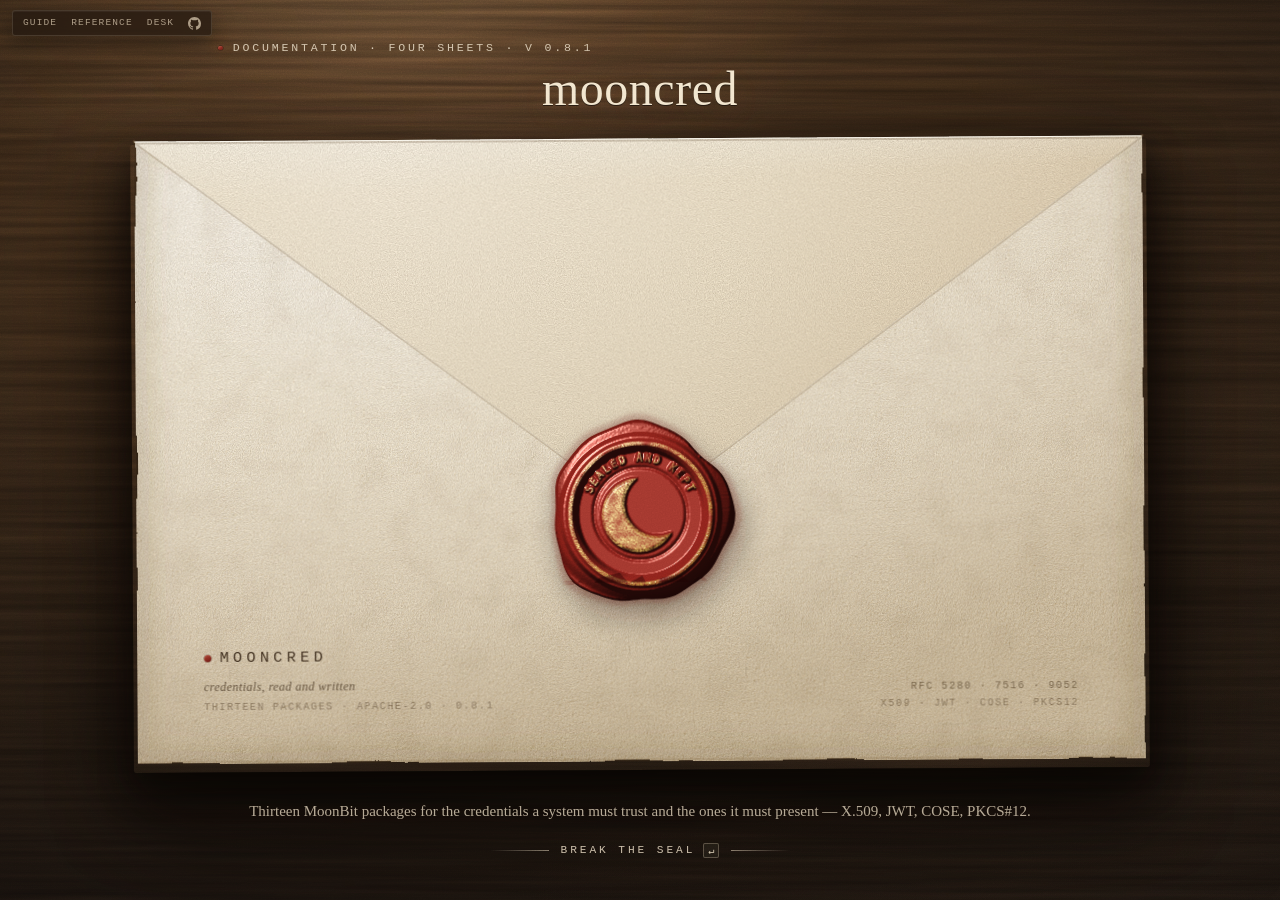
<file: docs/index.html>
<!DOCTYPE html>
<html lang="en">
<head>
<meta charset="utf-8">
<meta name="viewport" content="width=device-width, initial-scale=1, viewport-fit=cover">
<title>mooncred — credentials, read and written</title>
<meta name="description" content="Thirteen packages for the credentials a system must trust and the ones it must present. Apache-2.0.">
<meta name="theme-color" content="#171110">
<meta property="og:type" content="website">
<meta property="og:title" content="mooncred — credentials, read and written">
<meta property="og:description" content="Thirteen packages for the credentials a system must trust and the ones it must present. Apache-2.0.">
<meta property="og:url" content="https://moonbitstack.github.io/mooncred/">
<link rel="icon" href="data:image/svg+xml,%3Csvg xmlns='http://www.w3.org/2000/svg' viewBox='0 0 32 32'%3E%3Ccircle cx='16' cy='16' r='14.2' fill='%238E2C21'/%3E%3Ccircle cx='16' cy='16' r='14.2' fill='none' stroke='%23541610' stroke-width='1.6' opacity='.7'/%3E%3Cpath d='M22 9.4A8.4 8.4 0 1 0 22 22.6 6.9 6.9 0 0 1 22 9.4Z' fill='%23F1E2C6'/%3E%3C/svg%3E">
<style>
/* ------------------------------------------------------------------ tokens */
:root {
  --desk-0: #171110;
  --desk-1: #0c0908;
  --paper: #EADDC3;
  --paper-hi: #F8F0DE;
  --ink: #211910;
  --ink-soft: #57462F;
  --ink-faint: #8B7658;
  --rule: rgba(58, 42, 26, 0.20);
  --wax: #8C2A21;
  --serif: ui-serif, "Iowan Old Style", "Palatino Linotype", Palatino, "Book Antiqua", Georgia, "Times New Roman", serif;
  --mono: ui-monospace, "SF Mono", SFMono-Regular, Menlo, Consolas, "Liberation Mono", monospace;
  --ease-out: cubic-bezier(.16, .84, .24, 1);
}

*, *::before, *::after { box-sizing: border-box; }

html, body {
  height: 100%;
  margin: 0;
  overflow: hidden;              /* no scrollbars, anywhere, ever */
  background: var(--desk-1);
  color: var(--paper);
  font-family: var(--serif);
  -webkit-font-smoothing: antialiased;
  text-rendering: optimizeLegibility;
  overscroll-behavior: none;
}

button { font: inherit; color: inherit; background: none; border: 0; padding: 0; cursor: pointer; }

.defs { position: absolute; width: 0; height: 0; overflow: hidden; }

/* ------------------------------------------------------------------- stage */
/* Registered so that the envelope can change size and place in one transition
   that everything measured against it follows. */
@property --env-w { syntax: "<length>"; inherits: true; initial-value: 0px; }
@property --env-y { syntax: "<length>"; inherits: true; initial-value: 0px; }

#stage {
  /* A hundred and twelve viewport heights of width is sixty-nine of height:
     that leaves the nameplate above and the cue below a share of the window
     that shrinks and grows with it, so neither crowds the window's edge. */
  --env-w0: min(90vw, 1200px, 112vh);
  /* Opened, the envelope drops and gives up a quarter of its size: the letter
     unfolds taller than the envelope and its open flap together, as a letter
     folded in three does, and still stands in the pocket. */
  --env-w1: min(84vh, 90vw, 1200px);
  --env-h1: calc(var(--env-w1) / 1.618);
  --env-y1: calc(40vh - var(--env-h1) / 2);
  --env-w: var(--env-w0);
  --env-y: 0px;
  --env-h: calc(var(--env-w) / 1.618);
  /* The letter is a piece of paper, so its writing is measured against the
     paper and not against the window: when the envelope gives up size, the
     type gives up the same proportion instead of overflowing the sheet. On a
     phone the sheet is the window, so it is measured against that instead. */
  --doc-h: calc(var(--env-w0) / 1.618 * .95);
  position: fixed;
  inset: 0;
  overflow: hidden;
  perspective: 1700px;
  /* the vanishing point is pinned to the envelope, not the window: it sits a
     quarter of the envelope's height below the flap's hinge, wherever that is */
  perspective-origin: 50% calc(50% + var(--env-y) - var(--env-h) / 2 + var(--env-h) * .263);
  isolation: isolate;
  transition: --env-w 1.15s .86s var(--ease-out), --env-y 1.15s .86s var(--ease-out);
}
@media (width > 820px) {
  .opening #stage { --env-w: var(--env-w1); --env-y: var(--env-y1); }
  /* the page edges sit in the right corner of the foot; the tally stops above them */
  .tally { margin-bottom: 34px; }
}

/* the desk: an old walnut board, lit from the upper left, going dark at the
   corners. It has to be a surface, not a black void — the envelope is only
   convincing if it is lying on something. */
#desk {
  position: absolute;
  inset: -8%;
  background:
    radial-gradient(108% 88% at 39% 22%, #4C3522 0%, #3D2A19 28%, #2F2115 52%, #241A12 74%, #1B1410 90%, #14100D 100%);
}
#desk .lamplight {
  position: absolute;
  inset: 0;
  background:
    radial-gradient(44% 38% at 33% 2%, rgba(255, 206, 146, .22) 0%, rgba(255, 186, 120, .075) 42%, transparent 74%),
    radial-gradient(66% 58% at 84% 96%, rgba(132, 96, 58, .10) 0%, transparent 64%);
}
#desk .vignette {
  position: absolute;
  inset: 0;
  background: radial-gradient(126% 104% at 47% 38%, transparent 30%, rgba(0, 0, 0, .22) 72%, rgba(0, 0, 0, .52) 100%);
}
.tex-layer { position: absolute; inset: 0; pointer-events: none; }
/* light and shadow, not colour: on a dark board a multiply layer is invisible */
.tex-layer.wood  { filter: url(#f-wood);   mix-blend-mode: overlay; opacity: .55; }
.tex-layer.cloud { filter: url(#f-cloud);  mix-blend-mode: soft-light; opacity: .16; }
.tex-layer.fibre { filter: url(#f-relief); mix-blend-mode: soft-light; opacity: .14; }

#envshadow {
  position: absolute;
  left: 50%;
  top: calc(50.7% + var(--env-y));
  width: var(--env-w);
  aspect-ratio: 1.618 / 1;
  transform: translate(-50%, -50%) rotate(-.35deg) scale(1.008);
  border-radius: 2px;
  transition: opacity 1s .45s ease;
  box-shadow:
    0 14px 30px 1px rgba(5, 3, 1, .50),
    0 30px 70px 6px rgba(5, 3, 1, .62),
    0 48px 130px 20px rgba(5, 3, 1, .46);
}

.opening #envelope { cursor: default; }

/* ---------------------------------------------------------------- envelope */
#envelope {
  position: absolute;
  left: 50%;
  top: calc(50% + var(--env-y));
  width: var(--env-w);
  aspect-ratio: 1.618 / 1;
  transform: translate(-50%, -50%) rotate(-.35deg);
  transform-style: preserve-3d;
  transition: transform 1.6s var(--ease-out), filter 1.6s ease;
  will-change: transform;
  cursor: pointer;
}
#envelope .envart {
  position: absolute;
  inset: 0;
  width: 100%;
  height: 100%;
  overflow: visible;
  transition: opacity .7s .3s ease;
}

/* --------------------------------------------------------- what is printed */
/* The envelope is not blank: it carries what it is and what it speaks, set
   small in the two lower corners the way an envelope carries its address. It
   is the only prose on the first screen, so it stays quiet — ink, not a title
   block — and it leaves with the envelope. */
.imprint {
  position: absolute;
  left: 6.6%;
  right: 6.6%;
  bottom: 7.6%;
  z-index: 1;
  display: flex;
  align-items: flex-end;
  justify-content: space-between;
  gap: 5%;
  font-family: var(--mono);
  font-size: clamp(6.5px, calc(var(--env-w) * .0101), 12px);
  line-height: 1.72;
  letter-spacing: .15em;
  text-transform: uppercase;
  color: rgba(66, 47, 28, .62);
  transition: opacity .6s .18s ease;
  pointer-events: none;
}
/* The pocket — the front of the envelope the letter stands in — is drawn over
   the bottom fifth of the envelope the moment the flap starts to lift, and the
   printed matter is in exactly that place. So the print goes first, quickly,
   and the fold arrives over clean paper. */
.opening .imprint, .open .imprint { opacity: 0; transition: opacity .42s ease; }
.imp-name {
  display: flex;
  align-items: center;
  gap: .58em;
  margin-bottom: .34em;
  font-size: 1.5em;
  letter-spacing: .28em;
  color: rgba(46, 30, 17, .9);
}
.imp-name i {
  width: .46em;
  height: .46em;
  border-radius: 50%;
  background: linear-gradient(155deg, #B0503F 0%, #8E2C21 45%, #611913 100%);
  box-shadow: 0 0 0 .6px rgba(60, 16, 11, .45);
}
.imp-line { white-space: nowrap; }
.imp-tag {
  margin-bottom: .10em;
  font-family: var(--serif);
  font-style: italic;
  font-size: 1.2em;
  letter-spacing: .03em;
  text-transform: none;
  color: rgba(52, 35, 20, .72);
}
.imp-r { text-align: right; }
.imp-line.dim { color: rgba(66, 47, 28, .48); }

/* the flap, hinged at the envelope's top edge */
.flap3d {
  position: absolute;
  inset: 0;
  transform-origin: 50% 0;
  transform-style: preserve-3d;
}
/* A filter anywhere in the chain flattens the 3D context, so backface culling cannot be
   relied on: the flap is faded out at the moment it turns edge-on instead. */
.opening .flap3d { animation: flap-open .92s cubic-bezier(.42, 0, .3, 1) forwards; }
/* Positive rotateX: the flap lifts toward the reader and turns edge-on, instead of
   swinging behind the opaque face, where it would vanish on the first frame. */
@keyframes flap-open {
  0%   { transform: rotateX(0deg);   opacity: 1; }
  54%  { transform: rotateX(46deg);  opacity: 1; }
  88%  { transform: rotateX(88deg);  opacity: 1; }
  100% { transform: rotateX(96deg);  opacity: 0; }
}
.flap-face {
  position: absolute;
  inset: 0;
  clip-path: polygon(0 0, 100% 0, 50% 60.2%);
  backface-visibility: hidden;
  background:
    linear-gradient(178deg, rgba(255, 251, 240, .62) 0%, rgba(255, 247, 231, .16) 9%, rgba(120, 96, 66, .04) 44%, rgba(96, 74, 48, .15) 100%),
    radial-gradient(82% 122% at 24% 0%, #FAF0DC 0%, #F1E4C9 46%, #E4D2B2 82%, #D6C29F 100%);
}
.flap-face::after {
  content: "";
  position: absolute;
  inset: 0;
  background: linear-gradient(180deg, rgba(255, 253, 245, .8) 0 1.5px, rgba(90, 68, 44, .24) 1.5px 3px, transparent 3px);
}
.flap-tex { position: absolute; inset: 0; filter: url(#f-fibre); mix-blend-mode: multiply; opacity: .45; }
.flap-shade {
  position: absolute;
  inset: 0;
  clip-path: polygon(0 0, 100% 0, 50% 60.2%);
  background: radial-gradient(118% 148% at 50% -2%,
    rgba(96, 58, 22, .04) 0%, rgba(88, 52, 20, .30) 46%, rgba(62, 34, 12, .58) 100%);
  mix-blend-mode: multiply;
  opacity: 0;
}
.opening .flap-shade { animation: flap-shade .92s cubic-bezier(.42, 0, .3, 1) forwards; }
@keyframes flap-shade {
  0%   { opacity: 0; }
  40%  { opacity: .46; }
  88%  { opacity: .72; }
  100% { opacity: .78; }
}
.flap-lift {
  position: absolute;
  inset: 0;
  clip-path: polygon(0 0, 100% 0, 50% 60.2%);
  filter: drop-shadow(0 1.2px 0 rgba(255, 253, 244, .75)) drop-shadow(0 2.4px 1.4px rgba(48, 26, 12, .30)) drop-shadow(0 7px 9px rgba(48, 26, 12, .28)) drop-shadow(0 18px 26px rgba(30, 14, 6, .22));
  pointer-events: none;
}

/* ------------------------------------------------------------------- seal */
/* The same flap once it is past upright: turned back over the hinge, it lies
   above the envelope with its inside up, and the letter stands in front of
   most of it. It takes over from `.flap3d` as that one turns edge-on. */
.flapback {
  position: absolute;
  left: 0;
  right: 0;
  bottom: 100%;
  height: 60.2%;
  clip-path: polygon(0 100%, 100% 100%, 50% 0);
  transform-origin: 50% 100%;
  transform: rotateX(-90deg);
  opacity: 0;
  pointer-events: none;
  background:
    linear-gradient(0deg, rgba(74, 50, 26, .26) 0%, rgba(74, 50, 26, .08) 10%, transparent 34%),
    radial-gradient(96% 130% at 50% 100%, #EBDDBF 0%, #E3D2B0 52%, #D3BE96 100%);
}
.flapback::after {
  content: "";
  position: absolute;
  inset: auto 0 0 0;
  height: 3px;
  background: linear-gradient(0deg, rgba(90, 68, 44, .3) 0 1.5px, rgba(255, 252, 242, .7) 1.5px 3px);
}
.opening .flapback { animation: flap-back .46s .8s cubic-bezier(.25, .1, .3, 1) forwards; }
@keyframes flap-back {
  0%   { transform: rotateX(-90deg); opacity: 1; }
  100% { transform: rotateX(0deg);   opacity: 1; }
}

/* The wax belongs to the flap: it is drawn inside `.flap3d`, at the flap's own
   point, so lifting the flap carries it up. It never breaks down the middle —
   it tears free of the lip left stuck to the front of the envelope. */
#seal, #sealwax, #lip {
  position: absolute;
  left: 50%;
  top: 60.2%;
  width: 24%;
  aspect-ratio: 1;
  transform: translate(-50%, -50%);
  pointer-events: none;
}

#seal {
  z-index: 6;
  transition: transform .55s var(--ease-out);
  /* a bare <button> paints a light face, which would show through the wax */
  appearance: none;
  -webkit-appearance: none;
  background: none;
  border: 0;
  padding: 0;
  margin: 0;
  font: inherit;
  color: inherit;
  cursor: pointer;
  pointer-events: auto;
}
#seal:hover  { transform: translate(-50%, -50%) scale(1.02); }
#seal:active { transform: translate(-50%, -50%) scale(.988); }
#seal:focus-visible { outline: none; }
#envelope:has(#seal:hover)  #sealwax { transform: translate(-50%, -50%) scale(1.02); }
#envelope:has(#seal:active) #sealwax { transform: translate(-50%, -50%) scale(.988); }
.opening #seal { pointer-events: none; }

.halo {
  position: absolute;
  inset: -17%;
  border-radius: 50%;
  border: 1px solid rgba(255, 226, 200, .5);
  opacity: 0;
  animation: breathe 3.8s ease-in-out infinite;
  pointer-events: none;
}
@keyframes breathe {
  0%, 100% { transform: scale(.97); opacity: 0; }
  50%      { transform: scale(1.03); opacity: .32; }
}
.opening .halo { animation: none; opacity: 0; }

/* the wax itself: one piece, riding the flap */
#sealwax { display: block; transition: transform .55s var(--ease-out); }
#sealwax svg, #lip svg { display: block; width: 100%; height: 100%; overflow: visible; }

/* the two fracture edges only exist once the seal is broken */
.frac-cut, .frac-face { opacity: 0; }
.opening .frac-cut, .opening .frac-face { opacity: 1; }

/* the stain the wax leaves on the stock: absorbed, uneven, wider than the seal */
#sealmark {
  position: absolute;
  left: 50%;
  top: 60.2%;
  width: 27%;
  aspect-ratio: 1;
  transform: translate(-50%, -50%);
  pointer-events: none;
  opacity: 0;
  transition: opacity 1.7s .2s ease;
}
#sealmark svg { display: block; width: 100%; height: 100%; overflow: visible; }
.opening #sealmark { opacity: .3; }

.crumbs { position: absolute; inset: 0; pointer-events: none; }
.crumbs i {
  position: absolute;
  left: 50%; top: 71%;
  width: 7px; height: 5px;
  border-radius: 46%;
  background: linear-gradient(150deg, #A8443A, #6B1B15);
  opacity: 0;
  box-shadow: 0 1px 2px rgba(0, 0, 0, .5);
}
.opening .crumbs i { animation: crumb 1.05s cubic-bezier(.2, .7, .4, 1) forwards; }
@keyframes crumb {
  0%   { opacity: 0; transform: translate(-50%, -50%) scale(.6); }
  14%  { opacity: 1; }
  100% { opacity: 0; transform: translate(calc(-50% + var(--dx)), calc(-50% + var(--dy))) rotate(var(--dr)) scale(.9); }
}

/* ----------------------------------------------------------------- letter */
/* The letter is measured off the envelope, never off the viewport: a sheet wider
   than its own envelope is the one thing that would break the illusion. */
#letterclip {
  position: absolute;
  inset: 0;
  z-index: 20;
  pointer-events: none;
  /* cut at the fold's own line, so what hides the sheet is the envelope's front
     rather than an invisible edge just below it */
  clip-path: inset(0 0 calc(50% - var(--env-y) - var(--env-h) / 2 + var(--env-h) * .028) 0);
}
#letterclip > #letter { pointer-events: auto; }

#letter {
  position: absolute;
  left: 50%;
  bottom: calc(50% - var(--env-y1) - var(--env-h1) / 2 + var(--env-h1) * .045);
  width: calc(var(--env-w1) * .885);
  height: calc(var(--env-h1) * 1.575);
  margin-left: calc(var(--env-w1) * -.4425);
  z-index: 20;
  transform: translate3d(0, 118%, 0) rotate(0deg);
  will-change: transform;
  /* the sheet is lifted off the envelope, so it throws a shadow of its own */
  filter:
    drop-shadow(0 2px 2px rgba(28, 14, 6, .30))
    drop-shadow(0 14px 22px rgba(24, 12, 5, .34))
    drop-shadow(0 34px 50px rgba(18, 9, 4, .30));
}
.opening #letter { animation: letter-rise 1.4s .56s cubic-bezier(.2, .82, .22, 1) forwards; }
@keyframes letter-rise {
  0%   { transform: translate3d(0, 118%, 0) rotate(.45deg); }
  62%  { transform: translate3d(0, -1.2%, 0) rotate(-.35deg); }
  84%  { transform: translate3d(0, .3%, 0) rotate(-.27deg); }
  100% { transform: translate3d(0, 0, 0) rotate(-.28deg); }
}

.sheetpaper {
  position: absolute;
  left: -14px; top: -14px;
  width: calc(100% + 28px);
  height: calc(100% + 28px);
  overflow: visible;
}

/* lamp light falling across the sheet, so it is not evenly lit */
.paperlight {
  position: absolute;
  inset: 0;
  pointer-events: none;
  background:
    radial-gradient(54% 44% at 20% 6%, rgba(255, 236, 196, .75) 0%, rgba(255, 228, 180, .22) 34%, transparent 66%),
    linear-gradient(158deg, rgba(255, 240, 210, .18) 0%, transparent 42%, rgba(112, 80, 40, .16) 100%);
  mix-blend-mode: soft-light;
}

/* the two fold creases of a letter that has been folded into an envelope */
.crease { position: absolute; left: 12px; right: 12px; height: 3px; pointer-events: none; }
.crease.a { top: 33.4%; }
.crease.b { top: 66.6%; }
.crease::before {
  content: ""; position: absolute; inset: 0 0 auto 0; height: 1.6px;
  background: rgba(96, 74, 48, .16);
}
.crease::after {
  content: ""; position: absolute; left: 0; right: 0; top: 1.6px; height: 1px;
  background: rgba(255, 253, 246, .62);
}

/* One sheet at a time, lying on the same paper. The sheet you leave lifts off
   the top of the stack; the sheet you go back to comes down onto it. Nothing
   scrolls sideways, and nothing scrolls at all. */
#pages { position: absolute; inset: 0; z-index: 2; }

.sheet {
  position: absolute;
  inset: 0;
  display: grid;
  grid-template-rows: auto minmax(0, 1fr) auto;
  gap: clamp(7.5px, calc(var(--doc-h) * 0.0177), 16px);
  padding:
    clamp(16.5px, calc(var(--doc-h) * 0.0392), 34px)
    clamp(26px, 5.2vw, 78px)
    calc(var(--doc-h) * .163);
  color: var(--ink);
  z-index: 1;
  opacity: 0;
  pointer-events: none;
  transform: translate3d(0, 26px, 0) scale(.995);
  transition:
    transform .6s cubic-bezier(.2, .82, .22, 1),
    opacity 0s linear .6s;
}

.sheet.is-on {
  z-index: 3;
  opacity: 1;
  pointer-events: auto;
  transform: none;
  transition:
    transform .7s cubic-bezier(.2, .82, .22, 1),
    opacity .18s linear;
}

.sheet.is-up {
  z-index: 4;
  /* taken off the stack by its right edge: it tilts and is drawn clear, so the
     sheet beneath is uncovered from the bottom up */
  transform: translate3d(6%, -78%, 0) rotate(-2.4deg);
  transition:
    transform .72s cubic-bezier(.34, .04, .34, 1),
    opacity .2s linear .56s;
}

/* what makes a sheet in flight a sheet and not a slide: it is opaque, so it
   hides what it was lying on until it has actually been moved off */
.sheet .back {
  position: absolute;
  inset: 0;
  z-index: -1;
  opacity: 0;
  transition: opacity 0s linear;
  /* the back carries a copy of the paper (see the script), deckle and all, so
     the shadow follows the torn edge rather than a rectangle */
  filter:
    drop-shadow(0 1px 1px rgba(30, 16, 7, .24))
    drop-shadow(0 10px 22px rgba(26, 14, 6, .30))
    drop-shadow(0 26px 44px rgba(20, 10, 4, .24));
}
.sheet.is-up .back,
.sheet.landing .back { opacity: 1; }

/* letterhead */
.lh {
  display: flex;
  align-items: baseline;
  gap: 12px;
  font-family: var(--mono);
  font-size: clamp(5px, calc(var(--doc-h) * 0.0119), 10px);
  letter-spacing: .2em;
  text-transform: uppercase;
  color: #7A6547;
  border-bottom: 1px solid var(--rule);
  padding-bottom: calc(var(--doc-h) * 0.0114);
}
.lh .mark { width: 19px; height: 19px; flex: none; transform: translateY(2px); }
.lh .name { letter-spacing: .26em; color: var(--ink-soft); }
.lh .spacer { flex: 1; }
.lh .folio { color: var(--ink-soft); }

.body { display: flex; flex-direction: column; justify-content: center; min-height: 0; }
.body.top { justify-content: flex-start; }

h1 {
  font-size: clamp(26px, calc(var(--doc-h) * 0.0645), 52px);
  line-height: 1.05;
  letter-spacing: -.016em;
  font-weight: 500;
  margin: 0 0 clamp(9.6px, calc(var(--doc-h) * 0.0228), 22px);
  color: #1A130C;
}
h1 em { font-style: italic; letter-spacing: -.01em; }
h2 {
  font-size: clamp(21.4px, calc(var(--doc-h) * 0.0506), 40px);
  line-height: 1.12;
  font-weight: 500;
  margin: 0 0 .55em;
  color: #1A130C;
}
p {
  margin: 0 0 .85em;
  font-size: clamp(10.4px, calc(var(--doc-h) * 0.0246), 19px);
  line-height: 1.64;
  color: #2B2116;
  max-width: 62ch;
}
p:last-child { margin-bottom: 0; }
.lede { font-size: clamp(10.9px, calc(var(--doc-h) * 0.0259), 20px); line-height: 1.58; }
.small { font-size: clamp(7.7px, calc(var(--doc-h) * 0.0183), 14px); color: var(--ink-soft); line-height: 1.62; }
.mono { font-family: var(--mono); letter-spacing: .1em; text-transform: uppercase; color: var(--ink-faint); }

.dropcap::first-letter {
  float: left;
  font-size: 3.3em;
  line-height: .82;
  padding: .07em .1em .02em 0;
  color: #1A130C;
  font-weight: 500;
}

.p1 {
  display: grid;
  grid-template-columns: minmax(0, 1fr) minmax(168px, 0.44fr);
  gap: clamp(26px, 4.4vw, 72px);
  align-items: center;
}
.p1-main { min-width: 0; }
.p1-idx {
  align-self: center;
  border-left: 1px solid var(--rule);
  padding-left: clamp(16px, 2vw, 28px);
  display: flex;
  flex-direction: column;
}
.idx-head {
  font-family: var(--mono);
  font-size: 8.4px;
  letter-spacing: .3em;
  text-transform: uppercase;
  color: var(--ink-faint);
  padding-bottom: .9em;
}
.idx-row {
  display: grid;
  grid-template-columns: 2.2em minmax(0, 1fr);
  align-items: baseline;
  gap: 0 .7em;
  padding: .78em 0 .7em;
  border-top: 1px solid rgba(58, 42, 26, .16);
  text-decoration: none;
  color: inherit;
  cursor: pointer;
  transition: padding-left .35s var(--ease-out), color .35s ease;
}
.idx-row:last-child { border-bottom: 1px solid rgba(58, 42, 26, .16); }
.idx-row .n {
  font-family: var(--mono);
  font-size: 8.6px;
  letter-spacing: .16em;
  color: var(--ink-faint);
  transition: color .35s ease;
}
.idx-row .t { font-size: clamp(8px, calc(var(--doc-h) * 0.0190), 14.4px); color: #241A10; line-height: 1.3; }
.idx-row .d {
  grid-column: 2;
  font-family: var(--mono);
  font-size: 8.2px;
  letter-spacing: .18em;
  text-transform: uppercase;
  color: var(--ink-faint);
  line-height: 1.6;
}
.idx-row:hover { padding-left: .5em; }
.idx-row:hover .n { color: var(--wax); }

.margin-note {
  position: absolute;
  right: clamp(8px, 1.4vw, 22px);
  top: 48%;
  transform: rotate(90deg) translateX(-50%);
  transform-origin: 100% 50%;
  font-family: var(--mono);
  font-size: 8.2px;
  letter-spacing: .34em;
  text-transform: uppercase;
  color: rgba(87, 70, 47, .5);
  white-space: nowrap;
}

/* install band */
.band {
  display: flex;
  align-items: center;
  flex-wrap: wrap;
  gap: 7px 14px;
  margin-top: clamp(11.7px, calc(var(--doc-h) * 0.0278), 26px);
  border-top: 1px solid rgba(58, 42, 26, .3);
  border-bottom: 1px solid rgba(58, 42, 26, .3);
  padding: .95em 0;
}
.band code {
  font-family: var(--mono);
  font-size: clamp(8px, calc(var(--doc-h) * 0.0190), 14.5px);
  letter-spacing: .02em;
  color: #2A2016;
}
.band .prompt { color: var(--wax); user-select: none; }
.band .tag {
  margin-left: auto;
  font-family: var(--mono);
  font-size: 8.6px;
  letter-spacing: .24em;
  text-transform: uppercase;
  color: var(--ink-faint);
  white-space: nowrap;
}

/* footer strip */
.foot {
  display: flex;
  align-items: baseline;
  gap: 8px 16px;
  flex-wrap: wrap;
  border-top: 1px solid var(--rule);
  padding-top: calc(var(--doc-h) * 0.0114);
  font-family: var(--mono);
  font-size: clamp(4.9px, calc(var(--doc-h) * 0.0116), 9.6px);
  letter-spacing: .19em;
  text-transform: uppercase;
  color: var(--ink-faint);
}
.foot .dot { width: 3px; height: 3px; border-radius: 50%; background: rgba(90, 72, 48, .45); }
.foot .folio { margin-left: auto; letter-spacing: .28em; color: var(--ink-soft); }

/* the register */
.reg {
  display: grid;
  grid-auto-flow: column;
  grid-template-columns: 1fr 1fr;
  grid-template-rows: repeat(7, auto);
  gap: 0 clamp(20px, 2.6vw, 40px);
}
.reg-row {
  display: grid;
  grid-template-columns: 4.7em minmax(0, 1fr) auto;
  align-items: baseline;
  gap: .6em;
  padding: .66em 0;
  border-bottom: 1px solid rgba(58, 42, 26, .14);
  font-size: clamp(8.7px, calc(var(--doc-h) * 0.0205), 14.8px);
}
.reg-row .pkg  { font-family: var(--mono); letter-spacing: .02em; color: #241A10; }
.reg-row .what { color: #4C3D2C; line-height: 1.4; font-size: .95em; }
.reg-row .spec { font-family: var(--mono); font-size: .84em; letter-spacing: .06em; color: var(--ink-faint); text-align: right; white-space: nowrap; }
.reg-row.lead .pkg { color: var(--wax); }

/* evidence: four blocks, two by two */
.ev2 {
  display: grid;
  grid-template-columns: 1fr 1fr;
  gap: clamp(14px, calc(var(--doc-h) * 0.0354), 34px) clamp(24px, 4vw, 62px);
  align-content: start;
}
.evc {
  display: flex;
  flex-direction: column;
  gap: .6em;
  border-top: 1px solid rgba(58, 42, 26, .26);
  padding-top: .8em;
}
.evc .ev-cmd { font-size: clamp(7.6px, calc(var(--doc-h) * 0.0179), 13.6px); }
.evc .ev-out { font-size: clamp(8.1px, calc(var(--doc-h) * 0.0192), 14.6px); line-height: 1.6; color: #4A3B2A; }

/* evidence */
.ev { display: flex; flex-direction: column; gap: clamp(9px, calc(var(--doc-h) * 0.0215), 19px); }
.ev-row {
  display: grid;
  grid-template-columns: minmax(0, 15.5em) minmax(0, 1fr);
  gap: clamp(12px, 2vw, 30px);
  align-items: baseline;
  padding-bottom: .7em;
  border-bottom: 1px solid rgba(58, 42, 26, .14);
}
.ev-row:last-child { border-bottom: 0; padding-bottom: 0; }
.ev-cmd { font-family: var(--mono); font-size: clamp(6.6px, calc(var(--doc-h) * 0.0157), 12.2px); color: #2A2016; }
.ev-cmd b { font-weight: 400; color: var(--wax); }
.ev-out { font-size: clamp(7.7px, calc(var(--doc-h) * 0.0182), 14px); line-height: 1.55; color: #4A3B2A; }
.ev-out code {
  font-family: var(--mono); font-size: .9em;
  background: rgba(90, 70, 44, .09); padding: .1em .3em; border-radius: 2px;
}

/* a tally in the foot of the page */
.tally {
  margin-top: auto;
  padding-top: clamp(12.8px, calc(var(--doc-h) * 0.0303), 26px);
  display: grid;
  grid-template-columns: repeat(4, 1fr);
  border-top: 1px solid rgba(58, 42, 26, .18);
}
.tally > div {
  display: flex;
  flex-direction: column;
  gap: .2em;
  border-left: 1px solid rgba(58, 42, 26, .16);
  padding-left: clamp(10px, 1.4vw, 18px);
}
.tally > div:first-child { border-left: 0; padding-left: 0; }
.tally b {
  font-family: var(--serif);
  font-weight: 500;
  font-size: clamp(18.2px, calc(var(--doc-h) * 0.0430), 34px);
  line-height: 1;
  color: #241A10;
  letter-spacing: -.02em;
}
.tally span {
  font-family: var(--mono);
  font-size: 8.4px;
  letter-spacing: .26em;
  text-transform: uppercase;
  color: var(--ink-faint);
}

.stamp {
  position: absolute;
  right: clamp(36px, 6.6vw, 118px);
  top: clamp(53.4px, calc(var(--doc-h) * 0.1264), 104px);
  width: clamp(80px, calc(var(--doc-h) * 0.1896), 152px);
  transform: rotate(-11deg);
  opacity: .62;
  color: var(--wax);
  mix-blend-mode: multiply;
  pointer-events: none;
}

/* refusals */
.refuse { display: grid; grid-template-columns: 1fr 1fr; gap: clamp(24px, calc(var(--doc-h) * 0.0784), 66px) clamp(20px, 4vw, 54px); }
.refuse > div { border-top: 1px solid rgba(58, 42, 26, .22); padding-top: .8em; }
.refuse h3 { font-size: clamp(10.1px, calc(var(--doc-h) * 0.0240), 17.5px); font-weight: 500; margin: 0 0 .32em; color: #201810; }
.refuse p { font-size: clamp(7.9px, calc(var(--doc-h) * 0.0187), 14.2px); line-height: 1.58; margin: 0; color: #4A3B2A; max-width: none; }

.sign { display: flex; align-items: flex-end; gap: 16px; margin-top: clamp(26px, calc(var(--doc-h) * 0.0733), 62px); }
.sign .flourish { width: 118px; height: 40px; flex: none; color: var(--wax); opacity: .8; }
.sign .who {
  font-family: var(--mono); font-size: 9px; letter-spacing: .22em;
  text-transform: uppercase; color: var(--ink-faint); line-height: 1.9;
}
.sign .who a { color: inherit; text-decoration: none; }
.sign .who a:hover { color: var(--wax); }
.sign .who b {
  display: block; font-family: var(--serif); font-weight: 500;
  font-size: clamp(9.1px, calc(var(--doc-h) * 0.0215), 16px); letter-spacing: .01em;
  text-transform: none; color: #241A10;
}

.ghost {
  position: absolute;
  right: clamp(16px, 3vw, 48px);
  bottom: clamp(32px, calc(var(--doc-h) * 0.0758), 64px);
  font-family: var(--serif);
  font-style: italic;
  font-size: clamp(90px, calc(var(--doc-h) * 0.2528), 210px);
  line-height: .78;
  color: rgba(90, 68, 40, .085);
  pointer-events: none;
  user-select: none;
}

/* ------------------------------------------------------------------- folio */
/* Not a scrollbar and not a slider: the edges of the sheets, seen side-on.
   The sheet you are reading is the one in wax. */
#folio {
  position: absolute;
  right: clamp(26px, 5.2vw, 78px);
  bottom: 102px;
  height: 22px;
  z-index: 6;
  display: flex;
  align-items: center;
  justify-content: flex-end;
  gap: 15px;
  opacity: 0;
  transform: translateY(5px);
  transition: opacity .9s .5s ease, transform .9s .5s var(--ease-out);
}
.open #folio { opacity: 1; transform: none; }

.folio-num {
  display: flex;
  align-items: baseline;
  gap: 7px;
  font-family: var(--mono);
  font-size: 9px;
  letter-spacing: .18em;
  color: #7A6547;
}
.folio-num b { font-weight: 400; color: #241A10; letter-spacing: .06em; }
.folio-num i { font-style: normal; opacity: .6; }

.sheet-edges { display: flex; align-items: center; gap: 6px; }
.sheet-edges button {
  position: relative;
  width: 28px;
  height: 26px;
  display: grid;
  place-items: center;
  appearance: none; -webkit-appearance: none;
  background: none; border: 0; padding: 0; margin: 0;
  cursor: pointer;
}
.sheet-edges button i {
  display: block;
  width: 11px;
  height: 1px;
  background: rgba(74, 57, 36, .46);
  transition: width .5s var(--ease-out), height .4s ease, background .4s ease;
}
.sheet-edges button:hover i { width: 17px; background: rgba(74, 57, 36, .7); }
.sheet-edges button:focus-visible { outline: 1px dotted rgba(74, 57, 36, .55); outline-offset: 1px; }
.sheet-edges button[aria-selected="true"] i {
  width: 23px;
  height: 2px;
  background: linear-gradient(90deg, #7E241C, #A8453A);
  box-shadow: 0 0 1px rgba(120, 34, 26, .55);
}

/* ---------------------------------------------------------------- masthead */
/* A sealed letter on a desk is an image, not a page. A stranger arriving at it
   cannot tell documentation from a greeting card, nor that opening it is the
   point at all. So the desk carries what the cover cannot say: whose it is,
   what the library is for. It is chrome, like the jump plate — set in the ink
   of the interface rather than printed on the stationery — and it goes the
   moment the seal breaks, because after that the letter speaks for itself. */
#masthead {
  position: absolute;
  left: 50%;
  bottom: calc(50% + var(--env-h) / 2 + clamp(14px, calc(var(--env-w) * .025), 34px));
  z-index: 41;
  width: min(92vw, 900px);
  transform: translateX(-50%);
  text-align: center;
  transition: opacity .5s ease, transform .6s var(--ease-out);
}
.opening #masthead, .open #masthead {
  opacity: 0;
  transform: translate(-50%, -9px);
  pointer-events: none;
}
#masthead .kicker {
  display: flex;
  align-items: center;
  justify-content: center;
  gap: .85em;
  margin: 0 0 clamp(4px, calc(var(--env-w) * .006), 12px);
  font-family: var(--mono);
  font-size: clamp(9px, calc(var(--env-w) * .0118), 11.6px);
  letter-spacing: .24em;
  text-transform: uppercase;
  color: rgba(240, 226, 202, .8);
}
#masthead .kicker i {
  flex: none;
  width: clamp(4px, calc(var(--env-w) * .0048), 6px);
  height: clamp(4px, calc(var(--env-w) * .0048), 6px);
  border-radius: 50%;
  background: linear-gradient(150deg, #C3604C 0%, #8C2A21 55%, #611913 100%);
  box-shadow: 0 0 0 .5px rgba(40, 10, 7, .55), 0 0 12px rgba(176, 60, 45, .38);
}
#masthead h1 {
  margin: 0;
  font-family: var(--serif);
  font-weight: 400;
  font-size: clamp(24px, calc(var(--env-w) * .0475), 50px);
  line-height: 1.04;
  letter-spacing: .012em;
  color: #F2E5CD;
  text-shadow: 0 1px 0 rgba(0, 0, 0, .5), 0 8px 34px rgba(255, 206, 146, .10);
}

/* What is inside goes under the envelope, where the hand already is: the
   sentence and then the instruction, one above the other. */
#footnote {
  position: absolute;
  left: 50%;
  bottom: clamp(14px, 3.9vh, 42px);
  z-index: 40;
  display: flex;
  flex-direction: column;
  align-items: center;
  gap: clamp(8px, 1.4vh, 16px);
  width: min(92vw, 900px);
  transform: translateX(-50%);
  text-align: center;
  transition: opacity .5s ease, transform .6s var(--ease-out);
}
.opening #footnote, .open #footnote {
  opacity: 0;
  transform: translate(-50%, 8px);
  pointer-events: none;
}
/* Once the seal is broken the cue is gone: the button turns its clicks back
   on for itself, so it is switched off by name, and it leaves the tab order
   when it has faded. */
.opening #hint, .open #hint { pointer-events: none; }
.open #footnote { visibility: hidden; transition: opacity .5s ease, transform .6s var(--ease-out), visibility 0s .6s; }
#footnote .deck {
  margin: 0;
  max-width: min(100%, 860px);
  font-size: clamp(10.5px, calc(var(--env-w) * .0157), 15px);
  line-height: 1.6;
  color: rgba(234, 218, 193, .74);
  text-wrap: pretty;
}

/* ------------------------------------------------------------------- hint */
#hint2 {
  position: absolute;
  left: 50%;
  bottom: 6.6vh;
  transform: translateX(-50%);
  z-index: 40;
  display: flex;
  align-items: center;
  gap: 12px;
  font-family: var(--mono);
  font-size: 9.8px;
  letter-spacing: .26em;
  text-transform: uppercase;
  color: rgba(235, 219, 193, .7);
  transition: opacity .7s ease, transform .7s ease;
  pointer-events: none;
}
#hint::before, #hint::after, #hint2::before, #hint2::after {
  content: "";
  width: clamp(20px, 4.6vw, 62px);
  height: 1px;
  background: linear-gradient(90deg, transparent, rgba(235, 219, 193, .5));
}
#hint::after, #hint2::after { background: linear-gradient(270deg, transparent, rgba(235, 219, 193, .5)); }

/* The cue is the one thing on the cover that must be recognised as an action
   rather than a caption: it is a button, it answers the pointer, it takes the
   keyboard, and the envelope behind it is clickable too. */
#hint {
  position: static;
  left: auto;
  bottom: auto;
  transform: none;
  display: flex;
  align-items: center;
  gap: 12px;
  font-family: var(--mono);
  font-size: clamp(9.6px, calc(var(--env-w) * .0114), 11.2px);
  letter-spacing: .26em;
  text-transform: uppercase;
  color: rgba(242, 227, 202, .8);
  pointer-events: auto;
  cursor: pointer;
  padding: 7px 2px;
  border-radius: 2px;
  -webkit-tap-highlight-color: transparent;
  transition: color .45s ease, opacity .7s ease, transform .7s ease;
}
#hint .lbl { animation: cue-breathe 6.4s ease-in-out infinite; }
@keyframes cue-breathe {
  0%, 100% { opacity: .78; }
  50%      { opacity: 1; }
}
#hint:hover, #hint:focus-visible { color: rgba(249, 235, 210, .97); }
#hint:hover::before { background: linear-gradient(90deg, transparent, rgba(242, 224, 196, .62)); }
#hint:hover::after  { background: linear-gradient(270deg, transparent, rgba(242, 224, 196, .62)); }
#hint:focus-visible { outline: 1px solid rgba(240, 222, 194, .5); outline-offset: 6px; }
#hint kbd {
  margin-left: -4px;
  padding: 2px 4px 1px;
  border: 1px solid rgba(240, 222, 194, .26);
  border-radius: 2px;
  background: rgba(255, 238, 210, .045);
  font: inherit;
  font-size: .92em;
  line-height: 1;
  letter-spacing: 0;
  color: rgba(244, 229, 203, .82);
  transition: border-color .45s ease, color .45s ease;
}
#hint:hover kbd, #hint:focus-visible kbd { border-color: rgba(240, 222, 194, .52); color: #FBEFD9; }
.opening #hint { opacity: 0; }

#hint2 { opacity: 0; }
.open #hint2 { animation: hint-pass 7s 1.5s forwards; }
@keyframes hint-pass {
  0%   { opacity: 0; transform: translate(-50%, 9px); }
  9%   { opacity: 1; transform: translate(-50%, 0); }
  80%  { opacity: 1; transform: translate(-50%, 0); }
  100% { opacity: 0; transform: translate(-50%, -7px); }
}

/* the envelope's corners, still holding the letter */
#pocket {
  position: absolute;
  left: 50%;
  top: calc(50% + var(--env-y));
  width: var(--env-w);
  aspect-ratio: 1.618 / 1;
  transform: translate(-50%, -50%) rotate(-.35deg);
  z-index: 30;
  pointer-events: none;
  overflow: hidden;            /* the folds must not spill past the envelope */
  opacity: 0;
  transition: opacity .6s .1s ease;
}
.opening #pocket { opacity: 1; }
.pocket-art { position: absolute; inset: 0; width: 100%; height: 100%; overflow: visible; }

/* A plain control, deliberately not part of the envelope or the letter: the
   reader's own index, for jumping straight to a sheet. It is chrome, and it
   should look like chrome — a small dark plate in the corner of the page. */
/* The way out to the guide, the reference and the repository: a plain control
   on the desk, like the sheet index opposite it. */
#sitenav {
  position: absolute;
  top: 10px;
  left: 12px;
  z-index: 70;
  display: flex;
  align-items: center;
  gap: 14px;
  padding: 5px 10px;
  border: 1px solid rgba(240, 222, 194, .14);
  border-radius: 3px;
  background: rgba(30, 21, 15, .64);
  box-shadow: 0 1px 0 rgba(255, 236, 208, .05) inset, 0 8px 22px rgba(0, 0, 0, .38);
  -webkit-backdrop-filter: blur(10px) saturate(1.1);
  backdrop-filter: blur(10px) saturate(1.1);
  font-family: var(--mono);
  font-size: 9.5px;
  line-height: 1.5;
  letter-spacing: .12em;
  text-transform: uppercase;
  color: rgba(238, 221, 195, .66);
}
#sitenav a { color: inherit; text-decoration: none; transition: color .2s ease; }
#sitenav a:hover, #sitenav a:focus-visible { color: #F3E4CA; }
#sitenav svg { display: block; width: 13px; height: 13px; fill: currentColor; }

#jump {
  position: absolute;
  top: 10px;
  right: 12px;
  z-index: 70;
  display: flex;
  align-items: center;
  gap: 7px;
  padding: 4px 7px 4px 8px;
  border: 1px solid rgba(240, 222, 194, .14);
  border-radius: 3px;
  background: rgba(30, 21, 15, .64);
  box-shadow: 0 1px 0 rgba(255, 236, 208, .05) inset, 0 8px 22px rgba(0, 0, 0, .38);
  -webkit-backdrop-filter: blur(10px) saturate(1.1);
  backdrop-filter: blur(10px) saturate(1.1);
  font-family: var(--mono);
  font-size: 9.5px;
  line-height: 1.5;
  letter-spacing: .12em;
  color: rgba(238, 221, 195, .66);
  opacity: 0;
  pointer-events: none;
  transition: opacity .5s .7s ease, border-color .3s ease;
}
.open #jump { opacity: 1; pointer-events: auto; }
#jump:hover { border-color: rgba(240, 222, 194, .32); }
#jump .k { opacity: .5; }

.sel { position: relative; display: inline-flex; align-items: center; }

#jump .jumpbtn {
  display: inline-flex;
  align-items: center;
  gap: 6px;
  appearance: none;
  -webkit-appearance: none;
  background: none;
  border: 0;
  margin: 0;
  padding: 0;
  font: inherit;
  letter-spacing: .06em;
  color: rgba(247, 231, 205, .9);
  cursor: pointer;
}
#jump .jumpbtn:focus-visible { outline: 1px dotted rgba(240, 222, 194, .55); outline-offset: 3px; }
#jump .chev {
  width: 7px;
  height: 5px;
  opacity: .5;
  transition: transform .22s var(--ease-out), opacity .2s ease;
}
#jump.open .chev { transform: rotate(180deg); opacity: .8; }

/* the plate's menu: chrome, like the plate — but cut from the same cloth. Each
   sheet is a row of a ledger, and the one you are reading is marked by the same
   wax-red rule the folio uses for the same purpose. */
#jumplist {
  position: absolute;
  top: calc(100% + 7px);
  right: -8px;
  min-width: 174px;
  margin: 0;
  padding: 3px 0;
  list-style: none;
  z-index: 2;
  border: 1px solid rgba(240, 222, 194, .21);
  border-radius: 3px;
  background:
    linear-gradient(180deg, rgba(46, 34, 24, .985) 0%, rgba(27, 19, 14, .99) 100%);
  box-shadow:
    0 1px 0 rgba(255, 236, 208, .085) inset,
    0 1px 0 rgba(0, 0, 0, .55),
    0 18px 40px rgba(0, 0, 0, .55);
  -webkit-backdrop-filter: blur(12px) saturate(1.05);
  backdrop-filter: blur(12px) saturate(1.05);
  opacity: 0;
  transform: translateY(-5px) scale(.99);
  transform-origin: 100% 0;
  pointer-events: none;
  transition: opacity .16s ease, transform .18s var(--ease-out);
}
#jump.open #jumplist { opacity: 1; transform: none; pointer-events: auto; }
#jumplist li {
  position: relative;
  display: grid;
  grid-template-columns: 30px 1fr;
  align-items: baseline;
  gap: 6px;
  padding: 5.5px 12px 5.5px 11px;
  font-family: var(--mono);
  font-size: 9px;
  letter-spacing: .11em;
  color: rgba(238, 221, 195, .68);
  cursor: pointer;
  transition: background .12s ease, color .12s ease;
}
#jumplist li + li { box-shadow: 0 -1px 0 rgba(240, 222, 194, .06); }
#jumplist li .n {
  font-size: 8.5px;
  letter-spacing: .08em;
  color: rgba(238, 221, 195, .46);
  text-align: right;
  transition: color .12s ease;
}
#jumplist li[data-active="true"] { background: rgba(240, 222, 194, .06); color: #F6E7CB; }
#jumplist li[data-active="true"] .n { color: rgba(238, 221, 195, .6); }
#jumplist li[aria-selected="true"] { color: #F6E7CB; }
#jumplist li[aria-selected="true"] .n {
  color: #C2564A;
  text-shadow: 0 0 12px rgba(180, 62, 46, .45);
}
#jumplist li[aria-selected="true"]::before {
  content: "";
  position: absolute;
  left: 0;
  top: 3px;
  bottom: 3px;
  width: 2px;
  background: linear-gradient(180deg, #7E241C, #A8453A);
}

#grain {
  position: absolute;
  inset: 0;
  z-index: 60;
  pointer-events: none;
  filter: url(#f-film);
  mix-blend-mode: overlay;
  opacity: .22;
}

/* --------------------------------------------------------------- reduced  */
@media (prefers-reduced-motion: reduce) {
  .opening #letter { animation: none; transform: translate3d(0, 0, 0) rotate(-.28deg); }
  .flap3d, #sealwax, #envelope, .sheet, .sheet .back { transition-duration: .001s; }
  .open #hint2 { animation: none; opacity: .85; }
  #jump { transition-duration: .001s; }
  .opening .flap3d { animation-duration: .001s; }
  .opening .flapback { animation-duration: .001s; animation-delay: 0s; }
  #stage { transition-duration: .001s; transition-delay: 0s; }
  .halo { animation: none; }
  #hint .lbl { animation: none; }
}

/* ----------------------------------------------------------------- narrow */
@media (max-width: 820px) {
  #stage { --env-w: min(94vw, 1200px, 128vh); --doc-h: 79.1vh; }
  /* at this size the fine print would be a smudge, so only what still reads
     at seven pixels is printed at all */
  .imprint { font-size: 7px; letter-spacing: .12em; }
  .imp-line.dim { display: none; }
  .foot { font-size: 8.2px; letter-spacing: .14em; gap: 6px 10px; }
  .foot .dot { display: none; }
  .refuse { gap: 16px 14px; }
  #letterclip { clip-path: none; }
  #letter {
    left: 0; right: 0; top: 0; bottom: 0;
    width: auto; height: auto; margin: 0;
    inset: 4.6vh 4vw 9.5vh;
  }
  /* The pocket is 77.9vw tall and its lip meets the sheet's right edge 0.659
     of that above its foot, so this bottom puts the lip 34px above the foot of
     the letter on any phone, and the sheet edges just clear it. */
  #pocket { width: 126vw; top: auto; bottom: calc(9.5vh + 34px - 51.3vw); }
  #seal, #sealwax, #lip { width: 28%; }
  .sheet { padding: 18px clamp(20px, 6vw, 34px) 76px; }
  .p1 { grid-template-columns: minmax(0, 1fr); }
  .p1-idx { display: none; }
  .reg { grid-template-columns: 1fr; }
  .reg-row:nth-child(n+9) { display: none; }
  .ev-row { grid-template-columns: 1fr; gap: .28em; }
  .refuse { grid-template-columns: 1fr; gap: 9px; }
  .refuse > div:nth-child(n+4) { display: none; }
  .stamp { width: 62px; right: 14px; top: 50px; }
  .margin-note, .ghost { display: none; }
  /* under the pocket, on the desk, where light type reads */
  #hint2 { font-size: 8px; letter-spacing: .2em; bottom: 2.4vh; white-space: nowrap; }
  /* On a phone the envelope is a band across the middle, so the sentence
     belongs directly under it rather than stranded at the foot of the screen. */
  #footnote { bottom: auto; top: calc(50% + var(--env-h) / 2 + 26px); }
  #masthead { width: 92vw; }
  #masthead .kicker { font-size: 8.8px; letter-spacing: .17em; gap: .62em; }
  #masthead h1 { font-size: 32px; }
  #masthead .deck { font-size: 11.8px; line-height: 1.55; max-width: min(100%, 330px); }
  /* on a phone the footer uses the whole width, so the edges drop below it */
  #folio { right: 16px; bottom: 40px; }
  #jump { top: 8px; right: 8px; font-size: 9px; letter-spacing: .08em; }
  #jump .k { display: none; }
  .folio-num { display: none; }
  .sheet-edges { gap: 1px; }
  .sheet-edges button { width: 24px; }
}

/* A short window: the sheet keeps its type and gives up its margin index
   instead — an index is a convenience, a legible paragraph is not. */
@media (max-height: 760px) {
  .p1 { grid-template-columns: minmax(0, 1fr); }
  .p1-idx { display: none; }
}

/* A laptop with a short window: the paper is small, so its writing closes up
   a little and the foot it must keep clear of the pocket fold gets shorter. */
@media (max-height: 700px) {
  #stage { --doc-h: calc(var(--env-w0) / 1.618 * .86); }
  .sheet { padding-bottom: calc(var(--doc-h) * .12); }
  .reg-row { padding: .5em 0; }
}

@media (max-height: 640px) {
  /* the type already follows the paper, so only the spacing is tightened here */
  .ev { gap: 8px; }
  .sign { margin-top: 8px; }
  .sign .flourish { display: none; }
}

/* Smaller paper than any letter should carry: the register keeps its first
   eight formats rather than the row heights collapsing into each other. */
@media (max-height: 620px) {
  .reg { grid-template-rows: repeat(4, auto); }
  .reg-row:nth-child(n+9) { display: none; }
  .tally { padding-top: 8px; }
  .tally span { display: none; }
}
/* A short phone: the laptop rules above would shrink the foot's clearance,
   but here the pocket's lip sits a fixed 34px up the sheet, so the clearance
   stays and the type is measured against a shorter sheet instead. */
@media (max-width: 820px) and (max-height: 700px) {
  #stage { --doc-h: 70vh; }
  .sheet { padding-bottom: 76px; }
}
</style>
</head>
<body>

<!-- =============================================================== filters -->
<svg class="defs" aria-hidden="true" focusable="false">
  <defs>
    <!-- fine tooth of the paper -->
    <filter id="f-fibre" x="0" y="0" width="100%" height="100%" color-interpolation-filters="sRGB">
      <feTurbulence type="fractalNoise" baseFrequency="0.88" numOctaves="4" seed="31" result="t"/>
      <feColorMatrix in="t" type="matrix" values="
        0 0 0 0 0.22
        0 0 0 0 0.15
        0 0 0 0 0.08
        0.62 0.30 0.08 0 -0.30"/>
    </filter>

    <!-- the same tooth, lit: this is what makes it read as a surface -->
    <filter id="f-relief" x="0" y="0" width="100%" height="100%" color-interpolation-filters="sRGB">
      <feTurbulence type="fractalNoise" baseFrequency="0.9 1.1" numOctaves="3" seed="23" result="b"/>
      <feDiffuseLighting in="b" surfaceScale="2" diffuseConstant="1.06" lighting-color="#FFFFFF" result="l">
        <feDistantLight azimuth="228" elevation="52"/>
      </feDiffuseLighting>
      <feComposite in="l" in2="SourceAlpha" operator="in"/>
    </filter>

    <!-- uneven pulp: only a breath of it, or it fogs the sheet -->
    <filter id="f-cloud" x="0" y="0" width="100%" height="100%" color-interpolation-filters="sRGB">
      <feTurbulence type="fractalNoise" baseFrequency="0.032" numOctaves="3" seed="6" result="t"/>
      <feColorMatrix in="t" type="matrix" values="
        0 0 0 0 0.52
        0 0 0 0 0.40
        0 0 0 0 0.22
        0.9 0.3 0.1 0 -0.62"/>
    </filter>

    <!-- stray fibre: mostly nothing, a few short strands -->
    <filter id="f-fleck" x="0" y="0" width="100%" height="100%" color-interpolation-filters="sRGB">
      <feTurbulence type="fractalNoise" baseFrequency="0.5 0.035" numOctaves="2" seed="41" result="t"/>
      <feColorMatrix in="t" type="matrix" values="
        0 0 0 0 0.36
        0 0 0 0 0.27
        0 0 0 0 0.15
        0.9 0.3 0.1 0 -0.93"/>
    </filter>

    <!-- the chain lines of laid paper -->
    <filter id="f-laid" x="0" y="0" width="100%" height="100%">
      <feTurbulence type="fractalNoise" baseFrequency="0.0035 0.62" numOctaves="3" seed="3" result="t"/>
      <feColorMatrix in="t" type="matrix" values="
        0 0 0 0 0.40
        0 0 0 0 0.31
        0 0 0 0 0.17
        0.8 0.2 0.1 0 -0.66"/>
    </filter>

    <!-- the grain of the desk: noise stretched into long horizontal streaks and
         squashed into a grey around 0.5, so an overlay leaves the board's own
         colour alone and only modulates it -->
    <filter id="f-wood" x="0" y="0" width="100%" height="100%" color-interpolation-filters="sRGB">
      <feTurbulence type="fractalNoise" baseFrequency="0.0034 0.17" numOctaves="4" seed="17" result="t"/>
      <feColorMatrix in="t" type="matrix" values="
        0.33 0.34 0.33 0 0
        0.33 0.34 0.33 0 0
        0.33 0.34 0.33 0 0
        0    0    0    0 1" result="g"/>
      <feComponentTransfer in="g">
        <feFuncR type="linear" slope=".72" intercept=".14"/>
        <feFuncG type="linear" slope=".72" intercept=".14"/>
        <feFuncB type="linear" slope=".72" intercept=".14"/>
      </feComponentTransfer>
    </filter>

    <!-- torn edge + cast shadow; applied to a clipped group so texture follows the edge -->
    <filter id="f-deckle" x="-12%" y="-12%" width="124%" height="124%" color-interpolation-filters="sRGB">
      <feTurbulence type="fractalNoise" baseFrequency="0.011" numOctaves="4" seed="9" result="n"/>
      <feDisplacementMap in="SourceGraphic" in2="n" scale="9" xChannelSelector="R" yChannelSelector="G" result="d"/>
      <feDropShadow in="d" dx="0" dy="14" stdDeviation="24" flood-color="#0A0503" flood-opacity="0.6"/>
    </filter>

    <filter id="f-blur" x="-30%" y="-30%" width="160%" height="160%">
      <feGaussianBlur stdDeviation="13"/>
    </filter>

    <!-- sealing wax: the grey drawing inside is a height field (lighter is
         higher); it is lit as a surface and tinted by the thickness of the pour -->
    <filter id="f-wax" x="-25%" y="-25%" width="150%" height="150%" color-interpolation-filters="sRGB">
      <feColorMatrix in="SourceGraphic" type="luminanceToAlpha" result="h0"/>
      <feGaussianBlur in="h0" stdDeviation=".8" result="h"/>
      <feDiffuseLighting in="h" surfaceScale="18" diffuseConstant="1" lighting-color="#FFFFFF" result="diff">
        <feDistantLight azimuth="225" elevation="42"/>
      </feDiffuseLighting>
      <feSpecularLighting in="h" surfaceScale="18" specularConstant="1" specularExponent="36" lighting-color="#FFE8DA" result="spec">
        <feDistantLight azimuth="225" elevation="50"/>
      </feSpecularLighting>
      <feGaussianBlur in="SourceAlpha" stdDeviation="6" result="thick"/>
      <feColorMatrix in="thick" type="matrix" values="0 0 0 1 0  0 0 0 1 0  0 0 0 1 0  0 0 0 0 1" result="tg"/>
      <feComponentTransfer in="tg" result="tint">
        <feFuncR type="table" tableValues=".17 .32 .45 .52 .56"/>
        <feFuncG type="table" tableValues=".03 .06 .10 .125 .14"/>
        <feFuncB type="table" tableValues=".02 .05 .075 .095 .11"/>
      </feComponentTransfer>
      <feComponentTransfer in="diff" result="shade">
        <feFuncR type="linear" slope="1.12" intercept=".24"/>
        <feFuncG type="linear" slope="1.12" intercept=".24"/>
        <feFuncB type="linear" slope="1.12" intercept=".24"/>
      </feComponentTransfer>
      <feBlend in="tint" in2="shade" mode="multiply" result="lit"/>
      <feComposite in="spec" in2="SourceAlpha" operator="in" result="gloss"/>
      <feComposite in="gloss" in2="lit" operator="arithmetic" k2=".8" k3="1" result="wet"/>
      <feComposite in="wet" in2="SourceAlpha" operator="in"/>
    </filter>

    <!-- gold powder brushed over the raised relief: it catches on the tops, not
         in the hollows, and never covers evenly -->
    <filter id="f-gilt" x="-15%" y="-15%" width="130%" height="130%" color-interpolation-filters="sRGB">
      <feMorphology in="SourceGraphic" operator="erode" radius=".25" result="top"/>
      <feTurbulence type="fractalNoise" baseFrequency=".85" numOctaves="2" seed="21" result="dust"/>
      <feTurbulence type="fractalNoise" baseFrequency=".09" numOctaves="2" seed="8" result="wear"/>
      <feColorMatrix in="dust" type="matrix" values="0 0 0 0 0  0 0 0 0 0  0 0 0 0 0  1.7 0 0 0 -.2" result="dm"/>
      <feColorMatrix in="wear" type="matrix" values="0 0 0 0 0  0 0 0 0 0  0 0 0 0 0  2.6 0 0 0 -.5" result="wm"/>
      <feComposite in="dm" in2="wm" operator="arithmetic" k1="1" result="cover"/>
      <feComposite in="top" in2="cover" operator="in" result="g"/>
      <feGaussianBlur in="top" stdDeviation=".7" result="tb"/>
      <feSpecularLighting in="tb" surfaceScale="3" specularConstant="1.5" specularExponent="20" lighting-color="#FFF6DE" result="s">
        <feDistantLight azimuth="225" elevation="46"/>
      </feSpecularLighting>
      <feComposite in="s" in2="g" operator="in" result="sg"/>
      <feComposite in="g" in2="sg" operator="arithmetic" k2="1" k3=".85"/>
    </filter>

    <linearGradient id="g-gilt" gradientUnits="userSpaceOnUse" x1="-44" y1="-44" x2="44" y2="44">
      <stop offset="0"   stop-color="#FBE8AC"/>
      <stop offset=".38" stop-color="#E8C474"/>
      <stop offset=".7"  stop-color="#C69A44"/>
      <stop offset="1"   stop-color="#91692A"/>
    </linearGradient>

    <filter id="f-wax-edge" x="-20%" y="-20%" width="140%" height="140%">
      <feGaussianBlur stdDeviation="1.6"/>
    </filter>

    <filter id="f-waxshadow" x="-60%" y="-60%" width="220%" height="220%">
      <feGaussianBlur in="SourceAlpha" stdDeviation="10"/>
      <feOffset dx="3" dy="9" result="o"/>
      <feFlood flood-color="#180604" flood-opacity=".72"/>
      <feComposite in2="o" operator="in"/>
    </filter>

    <!-- film grain, screens over the whole frame -->
    <filter id="f-film" x="0" y="0" width="100%" height="100%">
      <feTurbulence type="fractalNoise" baseFrequency="0.72" numOctaves="3" seed="2" result="t"/>
      <feColorMatrix in="t" type="saturate" values="0"/>
    </filter>

    <linearGradient id="g-paper" x1="0" y1="0" x2=".3" y2="1">
      <stop offset="0"   stop-color="#FBF4E4"/>
      <stop offset=".4"  stop-color="#F3E7CF"/>
      <stop offset=".76" stop-color="#EFE0C2"/>
      <stop offset="1"   stop-color="#E7D5B2"/>
    </linearGradient>

    <linearGradient id="g-env" x1="0" y1="0" x2=".28" y2="1">
      <stop offset="0"   stop-color="#FBF3E2"/>
      <stop offset=".38" stop-color="#F2E6CD"/>
      <stop offset=".76" stop-color="#E6D6B7"/>
      <stop offset="1"   stop-color="#D5C29E"/>
    </linearGradient>

    <radialGradient id="g-env-sheen" cx="30%" cy="6%" r="86%">
      <stop offset="0"   stop-color="#FFFFFF" stop-opacity=".5"/>
      <stop offset=".45" stop-color="#FFFFFF" stop-opacity=".07"/>
      <stop offset="1"   stop-color="#7A5C36" stop-opacity=".15"/>
    </radialGradient>

    <radialGradient id="g-wax-dome" cx="47%" cy="46%" r="54%">
      <stop offset="0"   stop-color="#A3A3A3"/>
      <stop offset=".55" stop-color="#9E9E9E"/>
      <stop offset=".8"  stop-color="#8C8C8C"/>
      <stop offset=".93" stop-color="#666666"/>
      <stop offset="1"   stop-color="#383838"/>
    </radialGradient>

    <mask id="m-crescent">
      <rect x="-90" y="-90" width="180" height="180" fill="#000"/>
      <circle cx="-1" cy="1" r="24.5" fill="#fff"/>
      <circle cx="11" cy="-6.5" r="21.5" fill="#000"/>
    </mask>

    <path id="p-legend" d="M-32.4 -12.8 A35 35 0 0 1 32.4 -12.8" fill="none"/>

    <!-- the wax fractures on this line: what is above it leaves with the flap,
         what is below stays on the envelope as a lip -->
    <mask id="m-wax-top" maskUnits="userSpaceOnUse" x="-90" y="-90" width="180" height="180">
      <rect x="-90" y="-90" width="180" height="180" fill="#000"/>
      <path fill="#fff" d="M-90 -90 L90 -90 L90 48 L45 48 L38 42 L33 46 L26 40 L13 43 L7 53 L1 41 L-8 46 L-14 39 L-27 42 L-34 49 L-40 44 L-45 47 L-90 47 Z"/>
    </mask>
    <mask id="m-wax-bot" maskUnits="userSpaceOnUse" x="-90" y="-90" width="180" height="180">
      <rect x="-90" y="-90" width="180" height="180" fill="#000"/>
      <path fill="#fff" d="M-90 44.2 L-45 44.2 L-40 41.2 L-34 46.2 L-27 39.2 L-14 36.2 L-8 43.2 L1 38.2 L7 50.2 L13 40.2 L26 37.2 L33 43.2 L38 39.2 L45 45.2 L90 45.2 L90 90 L-90 90 Z"/>
    </mask>
    <mask id="m-shade-top" maskUnits="userSpaceOnUse" x="-130" y="-130" width="260" height="260">
      <rect x="-130" y="-130" width="260" height="175.6" fill="#fff"/>
    </mask>
    <mask id="m-shade-bot" maskUnits="userSpaceOnUse" x="-130" y="-130" width="260" height="260">
      <rect x="-130" y="45.6" width="260" height="84.4" fill="#fff"/>
    </mask>

    <clipPath id="cp-box" clipPathUnits="objectBoundingBox"><rect width="1" height="1"/></clipPath>
    <filter id="f-stain" x="-40%" y="-40%" width="180%" height="180%" color-interpolation-filters="sRGB">
      <feTurbulence type="fractalNoise" baseFrequency="0.022" numOctaves="4" seed="9" result="n"/>
      <feDisplacementMap in="SourceGraphic" in2="n" scale="30" xChannelSelector="R" yChannelSelector="G"/>
    </filter>
    <radialGradient id="g-stain" cx="50%" cy="50%" r="50%">
      <stop offset="0"   stop-color="#5E2416" stop-opacity=".10"/>
      <stop offset=".50" stop-color="#6B2A19" stop-opacity=".22"/>
      <stop offset=".78" stop-color="#4E1B10" stop-opacity=".34"/>
      <stop offset=".92" stop-color="#3F1409" stop-opacity=".14"/>
      <stop offset="1"   stop-color="#3F1409" stop-opacity="0"/>
    </radialGradient>
    <radialGradient id="g-stainring" cx="50%" cy="50%" r="50%">
      <stop offset="0"   stop-color="#4A170C" stop-opacity="0"/>
      <stop offset=".55" stop-color="#4A170C" stop-opacity=".18"/>
      <stop offset="1"   stop-color="#4A170C" stop-opacity=".42"/>
    </radialGradient>
  </defs>
</svg>

<!-- ================================================================= stage -->
<div id="stage">

  <div id="desk">
    <div class="lamplight"></div>
    <div class="tex-layer wood"></div>
    <div class="tex-layer cloud"></div>
    <div class="tex-layer fibre"></div>
    <div class="vignette"></div>
  </div>

  <!-- what the envelope is sitting on: without it the envelope floats -->
  <div id="envshadow" aria-hidden="true"></div>

  <!-- what the cover cannot say by itself -->
  <header id="masthead">
    <p class="kicker"><i></i>documentation · four sheets · v<span data-fill="version">0.8.1</span></p>
    <h1>mooncred</h1>
  </header>

  <!-- -------------------------------------------------------- the envelope -->
  <div id="envelope" aria-label="A sealed envelope">
    <svg class="envart" viewBox="0 0 1000 618" preserveAspectRatio="none" aria-hidden="true">
      <g filter="url(#f-deckle)" clip-path="url(#cp-box)">
        <rect x="0" y="0" width="100%" height="100%" fill="url(#g-env)"/>
        <rect x="0" y="0" width="100%" height="100%" fill="url(#g-env-sheen)"/>
        <rect x="0" y="0" width="100%" height="100%" filter="url(#f-relief)" opacity=".5" style="mix-blend-mode:soft-light"/>
        <rect x="0" y="0" width="100%" height="100%" filter="url(#f-cloud)" opacity=".15" style="mix-blend-mode:multiply"/>
        <rect x="0" y="0" width="100%" height="100%" filter="url(#f-laid)" opacity=".28" style="mix-blend-mode:multiply"/>
        <rect x="0" y="0" width="100%" height="100%" filter="url(#f-fibre)" opacity=".44" style="mix-blend-mode:multiply"/>
        <rect x="0" y="0" width="100%" height="100%" filter="url(#f-fleck)" opacity=".8" style="mix-blend-mode:multiply"/>
        <rect x="0" y="0" width="100%" height="100%" fill="none" stroke="#6B4E27" stroke-opacity=".2" stroke-width="26" filter="url(#f-blur)" style="mix-blend-mode:multiply"/>
      </g>
      <!-- the two seams where the side flaps fold under the face -->
      <g fill="none" stroke-linecap="round">
        <path d="M0 0 L500 372" stroke="#FFFBF2" stroke-opacity=".34" stroke-width="1.3"/>
        <path d="M0 0 L500 372" stroke="#6B4E27" stroke-opacity=".27" stroke-width="3"/>
        <path d="M1000 0 L500 372" stroke="#FFFBF2" stroke-opacity=".34" stroke-width="1.3"/>
        <path d="M1000 0 L500 372" stroke="#6B4E27" stroke-opacity=".27" stroke-width="3"/>
      </g>
      <path d="M2 616 L998 616" fill="none" stroke="#7A5D38" stroke-opacity=".2" stroke-width="2.4"/>
    </svg>

    <div class="imprint">
      <div class="imp-l">
        <div class="imp-name"><i></i>mooncred</div>
        <div class="imp-tag">credentials, read and written</div>
        <div class="imp-line dim">thirteen packages · Apache-2.0 · <span data-fill="version">0.8.1</span></div>
      </div>
      <div class="imp-r">
        <div class="imp-line">RFC 5280 · 7516 · 9052</div>
        <div class="imp-line dim">x509 · jwt · cose · pkcs12</div>
      </div>
    </div>

    <div id="sealmark" aria-hidden="true">
      <svg viewBox="-100 -100 200 200">
        <g filter="url(#f-stain)" style="mix-blend-mode:multiply">
          <circle r="55" fill="url(#g-stain)"/>
          <circle r="38" fill="none" stroke="url(#g-stainring)" stroke-width="7"/>
        </g>
        <g filter="url(#f-stain)" style="mix-blend-mode:multiply" opacity=".62">
          <circle cx="-11" cy="13" r="34" fill="url(#g-stain)"/>
        </g>
      </svg>
    </div>

    <!-- the lip of wax that stays on the envelope when the flap comes away -->
    <div id="lip" aria-hidden="true"></div>

    <div class="flapback" aria-hidden="true"><div class="flap-tex"></div></div>

    <div class="flap3d">
      <div class="flap-lift">
        <div class="flap-face"><div class="flap-tex"></div></div>
        <div class="flap-shade"></div>
      </div>
      <!-- the seal rides the flap -->
      <span id="sealwax" data-wax aria-hidden="true"></span>
    </div>

    <button id="seal" aria-label="Break the seal and open the letter">
      <span class="halo"></span>
      <span class="crumbs">
        <i style="--dx:-86px;--dy:58px;--dr:120deg"></i>
        <i style="--dx:-46px;--dy:96px;--dr:-90deg"></i>
        <i style="--dx:78px;--dy:52px;--dr:-140deg"></i>
        <i style="--dx:40px;--dy:104px;--dr:70deg"></i>
        <i style="--dx:-104px;--dy:12px;--dr:200deg"></i>
        <i style="--dx:98px;--dy:18px;--dr:-60deg"></i>
      </span>
    </button>
  </div>

  <!-- ---------------------------------------------------------- the letter -->
  <div id="letterclip">
  <div id="letter">
    <svg class="sheetpaper" aria-hidden="true">
      <g filter="url(#f-deckle)" clip-path="url(#cp-box)">
        <rect x="0" y="0" width="100%" height="100%" fill="url(#g-paper)"/>
        <rect x="0" y="0" width="100%" height="100%" filter="url(#f-relief)" opacity=".55" style="mix-blend-mode:soft-light"/>
        <rect x="0" y="0" width="100%" height="100%" filter="url(#f-cloud)" opacity=".22" style="mix-blend-mode:multiply"/>
        <rect x="0" y="0" width="100%" height="100%" filter="url(#f-laid)" opacity=".3" style="mix-blend-mode:multiply"/>
        <rect x="0" y="0" width="100%" height="100%" filter="url(#f-fibre)" opacity=".44" style="mix-blend-mode:multiply"/>
        <rect x="0" y="0" width="100%" height="100%" filter="url(#f-fleck)" opacity=".85" style="mix-blend-mode:multiply"/>
        <rect x="0" y="0" width="100%" height="100%" fill="none" stroke="#6E5028" stroke-opacity=".22" stroke-width="30" filter="url(#f-blur)" style="mix-blend-mode:multiply"/>
      </g>
    </svg>
    <div class="paperlight"></div>
    <div class="crease a"></div>
    <div class="crease b"></div>

    <div id="pages">

        <!-- ------------------------------------------------------- sheet i -->
        <article class="sheet is-on" data-page="0">
          <div class="back" aria-hidden="true"></div>
          <header class="lh">
            <svg class="mark" viewBox="0 0 40 40" aria-hidden="true">
              <circle cx="20" cy="20" r="19" fill="#8C2A21"/>
              <circle cx="20" cy="20" r="15.4" fill="none" stroke="#F0DCC8" stroke-opacity=".45" stroke-width=".9"/>
              <path d="M24.4 11.6 a9.4 9.4 0 1 1 .9 14.6 a7.2 7.2 0 0 0 -.9-14.6" fill="#EFDCC4"/>
            </svg>
            <span class="name">Mooncred</span>
            <span class="spacer"></span>
            <span>Apache-2.0</span>
            <span class="folio" data-fill="version">0.8.1</span>
          </header>

          <div class="body p1">
            <div class="p1-main">
              <h1>Credentials,<br><em>read</em> and written.</h1>
              <p class="lede dropcap">Thirteen packages for the credentials a system must trust and the ones it must present — a certificate, a key, a request, a container, a revocation list, a token, a sealed envelope of JSON. They read what other tools write, and write what other tools read.</p>
              <p class="small">Nothing here picks an algorithm, invents a random number, or opens a socket.</p>
              <div class="band">
                <code><span class="prompt">$</span> moon add moonbitstack/mooncred</code>
                <span class="tag"><span data-fill="packages">13</span> packages · four targets</span>
              </div>
            </div>
            <aside class="p1-idx">
              <span class="idx-head">in this letter</span>
              <a class="idx-row" data-goto="1"><span class="n">i</span><span class="t">the shelf</span><span class="d">thirteen formats</span></a>
              <a class="idx-row" data-goto="2"><span class="n">ii</span><span class="t">evidence</span><span class="d">what opens it</span></a>
              <a class="idx-row" data-goto="3"><span class="n">iii</span><span class="t">refusals</span><span class="d">what it won't</span></a>
              <a class="idx-row out" href="guide.html"><span class="n">→</span><span class="t">the guide</span><span class="d">step by step</span></a>
              <a class="idx-row out" href="api.html"><span class="n">→</span><span class="t">the reference</span><span class="d">every entry</span></a>
              <a class="idx-row out" href="try.html"><span class="n">→</span><span class="t">the desk</span><span class="d">try a credential</span></a>
            </aside>
          </div>

          <footer class="foot">
            <span><span data-fill="packages">13</span> packages</span><span class="dot"></span>
            <span><span data-fill="tests">223</span> tests</span><span class="dot"></span>
            <span>wasm · wasm-gc · js · native</span>
                      </footer>

        </article>

        <!-- ------------------------------------------------------ sheet ii -->
        <article class="sheet" data-page="1">
          <div class="back" aria-hidden="true"></div>
          <header class="lh">
            <span class="name">Mooncred</span>
            <span class="spacer"></span>
            <span>the register</span>
            <span class="folio">ii</span>
          </header>

          <div class="body">
            <h2>The shelf.</h2>
            <p class="small" style="margin-bottom:1.1em;max-width:52ch">Each package names its specification and stops there. A format that arrives without one is not on the list.</p>
            <div class="reg">
              <div class="reg-row lead"><span class="pkg">x509</span><span class="what">certificates, chains, names, extensions</span><span class="spec">5280 · 6125</span></div>
              <div class="reg-row lead"><span class="pkg">pkcs12</span><span class="what">a key and its chain in one file</span><span class="spec">7292</span></div>
              <div class="reg-row"><span class="pkg">csr</span><span class="what">the request made before a certificate</span><span class="spec">2986</span></div>
              <div class="reg-row"><span class="pkg">jwt</span><span class="what">signed claims, thirteen algorithms</span><span class="spec">7515 · 7519</span></div>
              <div class="reg-row"><span class="pkg">jwk</span><span class="what">keys as JSON, and sets of them</span><span class="spec">7517</span></div>
              <div class="reg-row"><span class="pkg">jwe</span><span class="what">claims nobody else may read</span><span class="spec">7516</span></div>
              <div class="reg-row"><span class="pkg">cose</span><span class="what">sign, mac and encrypt, over CBOR</span><span class="spec">9052</span></div>
              <div class="reg-row"><span class="pkg">cbor</span><span class="what">the encoding COSE is written in</span><span class="spec">8949</span></div>
              <div class="reg-row"><span class="pkg">pbe</span><span class="what">keys kept behind a passphrase</span><span class="spec">8018 · 5958</span></div>
              <div class="reg-row"><span class="pkg">revoke</span><span class="what">lists and answers, read and judged</span><span class="spec">5280 §5 · 6960</span></div>
              <div class="reg-row"><span class="pkg">policy</span><span class="what">whether a chain suits a purpose</span><span class="spec">5280 §6.1</span></div>
              <div class="reg-row"><span class="pkg">token</span><span class="what">a payload, a stamp, an HMAC</span><span class="spec">—</span></div>
              <div class="reg-row"><span class="pkg">roots</span><span class="what">the Mozilla store as anchors</span><span class="spec">—</span></div>
            </div>
          </div>

          <footer class="foot">
            <span>thirteen packages</span><span class="dot"></span>
            <span>each its own specification</span>
                      </footer>
        </article>

        <!-- ----------------------------------------------------- sheet iii -->
        <article class="sheet" data-page="2">
          <div class="back" aria-hidden="true"></div>
          <header class="lh">
            <span class="name">Mooncred</span>
            <span class="spacer"></span>
            <span>evidence</span>
            <span class="folio">iii</span>
          </header>

          <div class="body">
            <h2>Verified, not claimed.</h2>
            <p class="small" style="margin-bottom:1.4em;max-width:54ch">Every fixture in the suite was written by openssl, so each reader is measured against a writer it did not write.</p>
            <div class="ev2">
              <div class="evc">
                <span class="ev-cmd">openssl req <b>-verify</b></span>
                <span class="ev-out">A request written here prints <code>self-signature verify OK</code>.</span>
              </div>
              <div class="evc">
                <span class="ev-cmd">openssl pkcs12 <b>-info</b></span>
                <span class="ev-out">Our container opens; a wrong passphrase gives <code>Mac verify error</code> — the negative case, proved too.</span>
              </div>
              <div class="evc">
                <span class="ev-cmd">openssl pkeyutl <b>-decrypt</b></span>
                <span class="ev-out">Both directions: a key wrapped here by RSA-OAEP-256 opens in openssl, and the reverse.</span>
              </div>
              <div class="evc">
                <span class="ev-cmd">moon test <b>--target all</b></span>
                <span class="ev-out"><span data-fill="tests">223</span> tests pass on wasm-gc, js, native and wasm.</span>
              </div>
            </div>
            <p class="small" style="margin:1.6em 0 0;max-width:62ch">The revocation fixtures come from the same script: good, revoked, unknown and expired are each a case the reader has to get right, and a stale list is a case it has to refuse.</p>
            <div class="tally">
              <div><b data-fill="packages">13</b><span>packages</span></div>
              <div><b data-fill="tests">223</b><span>tests</span></div>
              <div><b>4</b><span>backends</span></div>
              <div><b>0</b><span>sockets</span></div>
            </div>
          </div>

          <footer class="foot">
            <span>every fixture made by openssl</span><span class="dot"></span>
            <span>scripts/gen_credentials.py</span>
                      </footer>

          <svg class="stamp" viewBox="0 0 120 120" aria-hidden="true">
            <circle cx="60" cy="60" r="55" fill="none" stroke="currentColor" stroke-width="2.4" opacity=".75"/>
            <circle cx="60" cy="60" r="44" fill="none" stroke="currentColor" stroke-width="1" opacity=".55"/>
            <path id="stampArc" d="M24 44 A44 44 0 0 1 96 44" fill="none"/>
            <text font-family="ui-monospace, SFMono-Regular, Menlo, Consolas, monospace" font-size="9.5"
                  letter-spacing="2.6" fill="currentColor" text-anchor="middle">
              <textPath href="#stampArc" startOffset="50%">VERIFIED</textPath>
            </text>
            <text x="60" y="72" text-anchor="middle" font-family="ui-monospace, SFMono-Regular, Menlo, Consolas, monospace"
                  font-size="8.4" letter-spacing="1.5" fill="currentColor" opacity=".85">OPENSSL</text>
            <path d="M38 78 L82 78" stroke="currentColor" stroke-width="1" opacity=".6"/>
            <text x="60" y="92" text-anchor="middle" font-family="ui-monospace, SFMono-Regular, Menlo, Consolas, monospace"
                  font-size="7.4" letter-spacing="1.6" fill="currentColor" opacity=".7">NOT CLAIMED</text>
          </svg>
        </article>

        <!-- ------------------------------------------------------ sheet iv -->
        <article class="sheet" data-page="3">
          <div class="back" aria-hidden="true"></div>
          <header class="lh">
            <span class="name">Mooncred</span>
            <span class="spacer"></span>
            <span>what it will not do</span>
            <span class="folio">iv</span>
          </header>

          <div class="body">
            <h2>Four refusals.</h2>
            <div class="refuse">
              <div>
                <h3>It chooses no algorithm.</h3>
                <p>The verifier is told which one to expect. A token that names its own is refused, because that is how a signature gets swapped.</p>
              </div>
              <div>
                <h3>It generates no entropy.</h3>
                <p>Salt, IV and content key are arguments. A test can then assert on a byte string instead of hoping.</p>
              </div>
              <div>
                <h3>It opens no socket.</h3>
                <p><span class="mono" style="letter-spacing:.06em">revoke</span> reads a list and judges an answer. Fetching either is the caller's business.</p>
              </div>
              <div>
                <h3>It implements no primitive.</h3>
                <p>RSA, ECDSA, Ed25519, ML-DSA and AES come from mooncrypt. A primitive that is missing there is missing here too, rather than faked.</p>
              </div>
            </div>
            <div class="sign">
              <svg class="flourish" viewBox="0 0 160 54" aria-hidden="true">
                <path d="M8 40 C30 40 26 18 44 18 C62 18 58 40 76 40 C92 40 88 12 108 12 C126 12 120 34 140 30"
                      fill="none" stroke="currentColor" stroke-opacity=".65" stroke-width="1.4" stroke-linecap="round"/>
                <circle cx="146" cy="27" r="6.5" fill="currentColor" opacity=".75"/>
              </svg>
              <span class="who"><b>Sealed and kept, <span data-fill="version">0.8.1</span>.</b><a href="https://github.com/moonbitstack/mooncred">github.com/moonbitstack/mooncred</a></span>
            </div>
          </div>

          <footer class="foot">
            <span>apache-2.0</span><span class="dot"></span>
            <span>moon add moonbitstack/mooncred</span>
                      </footer>
        </article>

    </div>

    <!-- the sheet edges, seen side-on: not a scrollbar -->
    <nav id="folio" aria-label="Sheets">
      <span class="folio-num"><b id="fi">i</b><i>/ iv</i></span>
      <div class="sheet-edges" role="tablist" aria-label="Letter sheets">
        <button role="tab" aria-selected="true"  aria-label="the opening" title="i · the opening"><i></i></button>
        <button role="tab" aria-selected="false" aria-label="the shelf"   title="ii · the shelf"><i></i></button>
        <button role="tab" aria-selected="false" aria-label="evidence"    title="iii · evidence"><i></i></button>
        <button role="tab" aria-selected="false" aria-label="refusals"    title="iv · refusals"><i></i></button>
      </div>
    </nav>
  </div>
  </div>

  <!-- ------------------------------------- the envelope, still holding it -->
  <!-- Only the front of the envelope is left: a shallow pocket whose fold runs
       over the foot of the sheet. Nothing of the envelope's back is visible. -->
  <div id="pocket" aria-hidden="true">
    <svg class="pocket-art" viewBox="0 0 1000 618" preserveAspectRatio="none">
      <defs>
        <clipPath id="cp-pocket">
          <path d="M-40 700 L-40 480 Q170 584 500 574 Q830 584 1040 480 L1040 700 Z"/>
        </clipPath>
        <linearGradient id="g-pock" x1="0" y1="0" x2="0" y2="1">
          <stop offset="0"   stop-color="#2A1A0C" stop-opacity=".32"/>
          <stop offset=".40" stop-color="#2A1A0C" stop-opacity=".10"/>
          <stop offset="1"   stop-color="#2A1A0C" stop-opacity=".26"/>
        </linearGradient>
        <filter id="f-pockshadow" x="-25%" y="-250%" width="150%" height="500%">
          <feGaussianBlur stdDeviation="7"/>
        </filter>
      </defs>

      <!-- the envelope is in front of the letter here, so it casts onto it -->
      <path d="M-40 480 Q170 584 500 574 Q830 584 1040 480" fill="none"
            stroke="#190D06" stroke-opacity=".36" stroke-width="11"
            filter="url(#f-pockshadow)" transform="translate(0 -4)"/>

      <g clip-path="url(#cp-pocket)">
        <rect x="-40" y="440" width="1080" height="270" fill="url(#g-env)"/>
        <rect x="-40" y="440" width="1080" height="270" filter="url(#f-relief)" opacity=".5" style="mix-blend-mode:soft-light"/>
        <rect x="-40" y="440" width="1080" height="270" filter="url(#f-cloud)" opacity=".14" style="mix-blend-mode:multiply"/>
        <rect x="-40" y="440" width="1080" height="270" filter="url(#f-fibre)" opacity=".44" style="mix-blend-mode:multiply"/>
        <rect x="-40" y="440" width="1080" height="270" fill="url(#g-pock)"/>

        <!-- the creases of the two side flaps, folding under at the edges -->
        <path d="M13 700 L13 470" fill="none" stroke="#FFFBF2" stroke-opacity=".3" stroke-width="1.2"/>
        <path d="M10 700 L10 470" fill="none" stroke="#6B4E27" stroke-opacity=".16" stroke-width="3"/>
        <path d="M987 700 L987 470" fill="none" stroke="#FFFBF2" stroke-opacity=".3" stroke-width="1.2"/>
        <path d="M990 700 L990 470" fill="none" stroke="#6B4E27" stroke-opacity=".16" stroke-width="3"/>

        <!-- the cut edge: a lit lip, then the crease itself -->
        <path d="M-40 480 Q170 584 500 574 Q830 584 1040 480" fill="none" stroke="#FFFBF2" stroke-opacity=".38" stroke-width="1.3"/>
        <path d="M-40 483 Q170 588 500 578 Q830 588 1040 483" fill="none" stroke="#6B4E27" stroke-opacity=".2" stroke-width="3"/>
      </g>
    </svg>
  </div>

  <div id="footnote">
    <p class="deck">Thirteen MoonBit packages for the credentials a system must trust and the ones it must present — X.509, JWT, COSE, PKCS#12.</p>
    <button id="hint" type="button"><span class="lbl">break the seal</span><kbd aria-hidden="true">↵</kbd></button>
  </div>
  <div id="hint2" aria-hidden="true">scroll · or drag the sheet</div>

  <nav id="sitenav" aria-label="Site">
    <a href="guide.html">guide</a>
    <a href="api.html">reference</a>
    <a href="try.html">desk</a>
    <a href="https://github.com/moonbitstack/mooncred" aria-label="GitHub"><svg viewBox="0 0 16 16" aria-hidden="true"><path d="M8 0C3.58 0 0 3.58 0 8c0 3.54 2.29 6.53 5.47 7.59.4.07.55-.17.55-.38 0-.19-.01-.82-.01-1.49-2.01.37-2.53-.49-2.69-.94-.09-.23-.48-.94-.82-1.13-.28-.15-.68-.52-.01-.53.63-.01 1.08.58 1.23.82.72 1.21 1.87.87 2.33.66.07-.52.28-.87.51-1.07-1.78-.2-3.64-.89-3.64-3.95 0-.87.31-1.59.82-2.15-.08-.2-.36-1.02.08-2.12 0 0 .67-.21 2.2.82.64-.18 1.32-.27 2-.27.68 0 1.36.09 2 .27 1.53-1.04 2.2-.82 2.2-.82.44 1.1.16 1.92.08 2.12.51.56.82 1.27.82 2.15 0 3.07-1.87 3.75-3.65 3.95.29.25.54.73.54 1.48 0 1.07-.01 1.93-.01 2.2 0 .21.15.46.55.38A8.013 8.013 0 0016 8c0-4.42-3.58-8-8-8z"/></svg></a>
  </nav>

  <!-- the reader's index: a plain control, not part of the stationery -->
  <div id="jump">
    <span class="k">sheet</span>
    <span class="sel">
      <button type="button" id="jumpbtn" class="jumpbtn" role="combobox"
              aria-haspopup="listbox" aria-expanded="false" aria-controls="jumplist"
              aria-label="Jump to sheet">
        <span id="jumplabel">i · opening</span>
        <svg class="chev" viewBox="0 0 8 6" aria-hidden="true"><path d="M.8 1.6 4 4.6 7.2 1.6" fill="none" stroke="currentColor" stroke-width="1.1"/></svg>
      </button>
      <ul id="jumplist" role="listbox" aria-label="Sheets" tabindex="-1">
        <li id="jump-opt-0" role="option" data-i="0" aria-selected="true"><span class="n">i</span><span class="t">opening</span></li>
        <li id="jump-opt-1" role="option" data-i="1" aria-selected="false"><span class="n">ii</span><span class="t">the shelf</span></li>
        <li id="jump-opt-2" role="option" data-i="2" aria-selected="false"><span class="n">iii</span><span class="t">evidence</span></li>
        <li id="jump-opt-3" role="option" data-i="3" aria-selected="false"><span class="n">iv</span><span class="t">refusals</span></li>
      </ul>
    </span>
  </div>

  <div id="grain"></div>
</div>

<script>
(function () {
  "use strict";

  var body = document.body;
  var seal = document.getElementById("seal");
  var letter = document.getElementById("letter");
  var edges = Array.prototype.slice.call(document.querySelectorAll(".sheet-edges [role=tab]"));
  var sheets = Array.prototype.slice.call(document.querySelectorAll("#pages .sheet"));
  var fi = document.getElementById("fi");
  var jump = document.getElementById("jump");
  var jumpbtn = document.getElementById("jumpbtn");
  var jumpLabel = document.getElementById("jumplabel");
  var jumpList = document.getElementById("jumplist");
  var jumpOpts = jumpList ? Array.prototype.slice.call(jumpList.querySelectorAll("[role=option]")) : [];
  var jumpOpen = false;
  var jumpActive = 0;

  var page = 0;
  var count = sheets.length;
  var opened = false;
  var busy = false;

  /* ------------------------------------------------------- the wax, twice */
  /* One drawing, cut in two on the fracture: the batch above the line goes up
     with the flap, the lip below it stays on the envelope. The two paths are
     exact complements, so the seal reads as whole until it is lifted. */
  var FRAC = "M-45 47 L-40 44 L-34 49 L-27 42 L-14 39 L-8 46 L1 41 L7 53 L13 43 L26 40 L33 46 L38 42 L45 48";
  var FRAC_LIP = "M-45 49.8 L-40 46.8 L-34 51.8 L-27 44.8 L-14 41.8 L-8 48.8 L1 43.8 L7 55.8 L13 45.8 L26 42.8 L33 48.8 L38 44.8 L45 50.8";

  var BLOB = "M62.8 0.0 Q62.8 0.0 62.7 2.7 Q62.6 5.5 61.9 8.1 Q61.2 10.8 59.9 13.3 Q58.7 15.7 57.3 18.0 Q55.9 20.4 54.7 22.6 Q53.4 24.9 52.3 27.2 Q51.1 29.5 49.9 31.8 Q48.7 34.1 47.1 36.2 Q45.6 38.2 43.7 40.0 Q41.8 41.8 39.7 43.3 Q37.6 44.9 35.5 46.3 Q33.4 47.7 31.3 49.2 Q29.2 50.7 27.1 52.0 Q24.9 53.4 22.6 54.5 Q20.2 55.5 17.7 56.0 Q15.2 56.6 12.6 56.6 Q10.0 56.7 7.5 56.7 Q4.9 56.6 2.5 56.6 Q0.0 56.7 -2.5 57.0 Q-5.0 57.2 -7.6 57.5 Q-10.2 57.7 -12.8 57.7 Q-15.4 57.6 -18.0 57.1 Q-20.6 56.6 -23.1 55.8 Q-25.6 55.0 -28.2 54.0 Q-30.7 53.1 -33.2 52.1 Q-35.7 51.0 -38.2 49.8 Q-40.7 48.5 -42.9 46.8 Q-45.1 45.1 -46.8 42.9 Q-48.5 40.7 -49.6 38.1 Q-50.8 35.5 -51.5 32.9 Q-52.2 30.2 -52.8 27.5 Q-53.5 24.9 -54.1 22.4 Q-54.7 19.9 -55.3 17.5 Q-55.9 15.0 -56.2 12.5 Q-56.6 10.0 -56.6 7.5 Q-56.6 4.9 -56.4 2.5 Q-56.2 0.0 -56.0 -2.4 Q-55.9 -4.9 -56.0 -7.4 Q-56.0 -9.9 -56.1 -12.5 Q-56.2 -15.1 -56.1 -17.7 Q-55.9 -20.3 -55.2 -22.9 Q-54.4 -25.4 -53.2 -27.7 Q-51.9 -30.0 -50.4 -32.1 Q-48.8 -34.2 -47.2 -36.2 Q-45.6 -38.3 -44.0 -40.3 Q-42.3 -42.3 -40.6 -44.3 Q-38.9 -46.3 -36.8 -48.0 Q-34.8 -49.7 -32.5 -51.1 Q-30.3 -52.4 -27.8 -53.4 Q-25.4 -54.4 -22.9 -55.4 Q-20.5 -56.3 -18.1 -57.4 Q-15.6 -58.4 -13.2 -59.4 Q-10.7 -60.5 -8.0 -61.2 Q-5.4 -62.0 -2.7 -62.1 Q-0.0 -62.3 2.7 -61.8 Q5.4 -61.3 7.9 -60.4 Q10.5 -59.5 12.9 -58.4 Q15.4 -57.3 17.7 -56.3 Q20.1 -55.2 22.4 -54.0 Q24.6 -52.8 26.7 -51.4 Q28.8 -50.0 30.7 -48.2 Q32.5 -46.5 34.2 -44.5 Q35.8 -42.6 37.4 -40.8 Q39.0 -39.0 40.8 -37.4 Q42.6 -35.8 44.7 -34.2 Q46.7 -32.7 48.8 -31.0 Q50.8 -29.3 52.6 -27.4 Q54.4 -25.4 55.7 -23.1 Q57.1 -20.8 58.1 -18.3 Q59.0 -15.8 59.8 -13.3 Q60.6 -10.7 61.3 -8.1 Q62.0 -5.4 62.4 -2.7Z";
  var SPREAD = "M66.7 0.0 Q66.7 0.0 66.6 2.9 Q66.5 5.8 65.6 8.6 Q64.8 11.4 63.3 14.0 Q61.9 16.6 60.3 19.0 Q58.8 21.4 57.4 23.8 Q56.0 26.1 54.8 28.5 Q53.6 31.0 52.3 33.4 Q51.1 35.8 49.5 38.0 Q47.9 40.2 45.9 42.0 Q43.9 43.9 41.6 45.4 Q39.4 47.0 37.2 48.5 Q35.0 49.9 32.8 51.5 Q30.6 53.0 28.4 54.5 Q26.1 56.0 23.7 57.1 Q21.2 58.2 18.5 58.7 Q15.9 59.2 13.2 59.2 Q10.4 59.2 7.8 59.1 Q5.2 58.9 2.6 59.0 Q0.0 59.0 -2.6 59.4 Q-5.2 59.7 -7.9 60.1 Q-10.7 60.5 -13.4 60.5 Q-16.2 60.5 -19.0 60.1 Q-21.7 59.6 -24.4 58.8 Q-27.0 58.0 -29.7 57.0 Q-32.4 56.1 -35.1 55.1 Q-37.9 54.1 -40.6 52.8 Q-43.3 51.6 -45.6 49.8 Q-48.0 48.0 -49.8 45.6 Q-51.6 43.3 -52.6 40.4 Q-53.7 37.6 -54.4 34.7 Q-55.0 31.8 -55.5 28.9 Q-56.1 26.1 -56.7 23.5 Q-57.3 20.8 -57.8 18.3 Q-58.4 15.7 -58.7 13.0 Q-59.0 10.4 -58.9 7.8 Q-58.9 5.2 -58.6 2.6 Q-58.3 0.0 -58.2 -2.5 Q-58.0 -5.1 -58.2 -7.7 Q-58.3 -10.3 -58.6 -13.0 Q-58.8 -15.8 -58.8 -18.6 Q-58.7 -21.4 -58.0 -24.0 Q-57.3 -26.7 -56.0 -29.1 Q-54.6 -31.5 -53.0 -33.7 Q-51.3 -35.9 -49.6 -38.1 Q-47.9 -40.2 -46.2 -42.4 Q-44.5 -44.5 -42.7 -46.7 Q-40.9 -48.8 -38.8 -50.6 Q-36.7 -52.4 -34.3 -53.8 Q-31.9 -55.2 -29.3 -56.3 Q-26.7 -57.3 -24.1 -58.3 Q-21.6 -59.2 -19.0 -60.4 Q-16.5 -61.5 -13.9 -62.7 Q-11.3 -63.9 -8.5 -64.8 Q-5.7 -65.6 -2.9 -65.8 Q-0.0 -66.0 2.8 -65.4 Q5.7 -64.8 8.4 -63.7 Q11.0 -62.6 13.6 -61.4 Q16.1 -60.2 18.6 -59.0 Q21.0 -57.8 23.4 -56.6 Q25.8 -55.3 28.0 -53.7 Q30.1 -52.2 32.0 -50.3 Q33.8 -48.3 35.5 -46.3 Q37.1 -44.2 38.7 -42.3 Q40.4 -40.4 42.3 -38.7 Q44.2 -37.1 46.4 -35.6 Q48.7 -34.1 51.0 -32.4 Q53.3 -30.7 55.2 -28.7 Q57.2 -26.7 58.7 -24.3 Q60.2 -21.9 61.3 -19.3 Q62.3 -16.7 63.2 -14.0 Q64.1 -11.3 64.9 -8.5 Q65.7 -5.7 66.2 -2.9Z";

  /* Grey is height: the pour falls off at its edge, the die squeezes a ridge up
     around a face pressed flat, and the crescent and the legend stand up from
     the face, where the gold powder catches. */
  var LEGEND = '<textPath href="#p-legend" startOffset="50%">SEALED AND KEPT</textPath>';
  function legend(fill) {
    return '<text font-family="ui-monospace, SFMono-Regular, Menlo, Consolas, monospace" font-size="7.6" ' +
             'font-weight="700" letter-spacing=".9" text-anchor="middle" fill="' + fill + '">' + LEGEND + '</text>';
  }

  function waxBody() {
    return '<path d="' + SPREAD + '" fill="#6E1A13" opacity=".26" filter="url(#f-wax-edge)"/>' +
      '<g filter="url(#f-wax)">' +
        '<path d="' + BLOB + '" fill="url(#g-wax-dome)"/>' +
        '<circle r="46.5" fill="none" stroke="#B0B0B0" stroke-width="12"/>' +
        '<circle r="46.5" fill="none" stroke="#C4C4C4" stroke-width="4.4"/>' +
        '<circle r="42" fill="#808080"/>' +
        '<circle r="30.6" fill="none" stroke="#6E6E6E" stroke-width="1"/>' +
        '<g mask="url(#m-crescent)"><rect x="-80" y="-80" width="160" height="160" fill="#ACACAC"/></g>' +
        legend("#A4A4A4") +
      '</g>' +
      '<g filter="url(#f-gilt)">' +
        '<circle r="46.5" fill="none" stroke="url(#g-gilt)" stroke-width="2.6"/>' +
        '<g mask="url(#m-crescent)"><rect x="-80" y="-80" width="160" height="160" fill="url(#g-gilt)"/></g>' +
        legend("url(#g-gilt)") +
      '</g>';
  }

  function waxShadow(mask) {
    return '<g mask="url(#' + mask + ')"><path d="' + BLOB + '" fill="#180604" opacity=".6" filter="url(#f-waxshadow)"/></g>';
  }

  document.getElementById("sealwax").innerHTML =
    '<svg viewBox="-80 -80 160 160">' +
      waxShadow("m-shade-top") +
      '<g mask="url(#m-wax-top)">' +
        waxBody() +
        '<path class="frac-cut" d="' + FRAC + '" fill="none" stroke="#2C0704" stroke-opacity=".42" stroke-width="2.6" stroke-linejoin="round"/>' +
      '</g>' +
    '</svg>';

  /* the lip: the same disc seen from the other side of the break, the fresh
     face catching the lamp along its top edge */
  document.getElementById("lip").innerHTML =
    '<svg viewBox="-80 -80 160 160">' +
      waxShadow("m-shade-bot") +
      '<g mask="url(#m-wax-bot)">' +
        waxBody() +
        '<path class="frac-face" d="' + FRAC_LIP + '" fill="none" stroke="#B26454" stroke-opacity=".42" stroke-width="2.4" stroke-linejoin="round"/>' +
      '</g>' +
    '</svg>';

  /* A sheet in flight is the same paper as the stack it left: texture, lamp
     light and both creases go with it. */
  var paper = [".sheetpaper", ".paperlight", ".crease.a", ".crease.b"].map(function (s) {
    return letter.querySelector(s);
  });
  Array.prototype.forEach.call(letter.querySelectorAll(".sheet .back"), function (back) {
    paper.forEach(function (part) { back.appendChild(part.cloneNode(true)); });
  });

  /* --------------------------------------------------------------- sheets */
  /* A stack on one paper: the sheet you are reading *is* the paper, so it has
     no verso of its own. The sheet that is off the stack shows one, which is
     what makes it a sheet and not a slide. */
  var ROMAN = ["i", "ii", "iii", "iv", "v", "vi"];

  function mark() {
    edges.forEach(function (t, k) { t.setAttribute("aria-selected", k === page ? "true" : "false"); });
    if (fi) fi.textContent = ROMAN[page] || String(page + 1);
    jumpOpts.forEach(function (o, k) { o.setAttribute("aria-selected", k === page ? "true" : "false"); });
    if (jumpLabel) {
      var t = jumpOpts[page] ? jumpOpts[page].querySelector(".t") : null;
      jumpLabel.textContent = (ROMAN[page] || String(page + 1)) + " · " + (t ? t.textContent : "");
    }
  }

  /* resting state, no motion: used on load, on a jump, and on resize */
  function settle(i) {
    page = Math.max(0, Math.min(count - 1, i));
    sheets.forEach(function (sh, k) {
      sh.classList.remove("landing");
      sh.classList.toggle("is-on", k === page);
      sh.classList.toggle("is-up", k < page);
    });
    mark();
  }

  /* one sheet at a time, lifted off the top of the stack */
  function turn(d) {
    if (!opened || busy) return;
    var next = page + d;
    if (next < 0 || next >= count) return;
    busy = true;

    var from = sheets[page];
    var to = sheets[next];

    if (d > 0) {
      /* forward: what you were reading lifts away, what was under it is read */
      from.classList.remove("is-on");
      from.classList.add("is-up");
      to.classList.add("is-on");
    } else {
      /* back: the sheet you left comes down onto the stack again */
      to.classList.add("landing");
      to.classList.remove("is-up");
      to.classList.add("is-on");
      from.classList.remove("is-on");
      setTimeout(function () { to.classList.remove("landing"); }, 640);
    }

    page = next;
    mark();
    setTimeout(function () { busy = false; }, 700);
  }

  /* ------------------------------------------------------- the reader's index */
  /* A select element would have been less code and the wrong answer: the list
     it opens belongs to the operating system, and that list is a white sheet
     with a blue band, sitting on a walnut desk. So the menu is drawn here, from
     the same plate as the button, and the keyboard is wired by hand. */
  function jumpSetActive(i) {
    jumpActive = Math.max(0, Math.min(jumpOpts.length - 1, i));
    jumpOpts.forEach(function (o, k) {
      if (k === jumpActive) o.setAttribute("data-active", "true"); else o.removeAttribute("data-active");
    });
    if (jumpOpen) jumpbtn.setAttribute("aria-activedescendant", "jump-opt-" + jumpActive);
  }

  function jumpShow(on) {
    if (jumpOpen === on) return;
    jumpOpen = on;
    jump.classList.toggle("open", on);
    jumpbtn.setAttribute("aria-expanded", on ? "true" : "false");
    if (on) {
      jumpSetActive(page);
    } else {
      jumpbtn.removeAttribute("aria-activedescendant");
      jumpOpts.forEach(function (o) { o.removeAttribute("data-active"); });
    }
  }

  function jumpPick(i) {
    jumpShow(false);
    if (opened) settle(i);
    jumpbtn.focus();
  }

  jumpbtn.addEventListener("click", function () { jumpShow(!jumpOpen); });

  jumpbtn.addEventListener("keydown", function (e) {
    var k = e.key;
    if (k === "ArrowDown" || k === "ArrowUp") {
      e.preventDefault();
      e.stopPropagation();
      if (!jumpOpen) { jumpShow(true); return; }
      jumpSetActive(jumpActive + (k === "ArrowDown" ? 1 : -1));
    } else if (k === "Enter" || k === " " || k === "Spacebar") {
      e.preventDefault();
      e.stopPropagation();
      if (jumpOpen) jumpPick(jumpActive); else jumpShow(true);
    } else if (k === "Escape") {
      if (jumpOpen) { e.preventDefault(); e.stopPropagation(); jumpShow(false); }
    } else if (k === "Home" || k === "End") {
      if (jumpOpen) {
        e.preventDefault();
        e.stopPropagation();
        jumpSetActive(k === "Home" ? 0 : jumpOpts.length - 1);
      }
    } else if (k === "Tab") {
      jumpShow(false);
    }
  });

  jumpOpts.forEach(function (o, k) {
    o.addEventListener("mouseenter", function () { jumpSetActive(k); });
    /* keep focus on the button, so the menu never loses its own keyboard */
    o.addEventListener("mousedown", function (e) { e.preventDefault(); });
    o.addEventListener("click", function () { jumpPick(k); });
  });

  document.addEventListener("pointerdown", function (e) {
    if (jumpOpen && !(e.target.closest && e.target.closest("#jump"))) jumpShow(false);
  });

  edges.forEach(function (t, k) {
    t.addEventListener("click", function () {
      if (k === page || !opened) return;
      if (Math.abs(k - page) === 1) { turn(k - page); return; }
      settle(k);
    });
  });
  Array.prototype.forEach.call(document.querySelectorAll("[data-goto]"), function (el) {
    el.addEventListener("click", function () { settle(parseInt(el.getAttribute("data-goto"), 10)); });
  });

  /* the wheel accumulates, so a trackpad flick is one sheet and not five */
  var acc = 0, lock = 0;
  window.addEventListener("wheel", function (e) {
    if (!opened || (e.target.closest && e.target.closest("#jump"))) return;
    e.preventDefault();
    var now = Date.now();
    if (now < lock) return;
    acc += (Math.abs(e.deltaY) >= Math.abs(e.deltaX) ? e.deltaY : e.deltaX);
    if (Math.abs(acc) > 46) {
      turn(acc > 0 ? 1 : -1);
      acc = 0;
      lock = now + 820;
    }
  }, { passive: false });

  window.addEventListener("keydown", function (e) {
    if (e.target && e.target.closest && e.target.closest("#jump")) return;
    if (!opened) {
      if (e.key === "Enter" || e.key === " ") { e.preventDefault(); open(); }
      return;
    }
    if (e.key === "ArrowDown" || e.key === "ArrowRight" || e.key === "PageDown" || e.key === " ") {
      e.preventDefault(); turn(1);
    }
    if (e.key === "ArrowUp" || e.key === "ArrowLeft" || e.key === "PageUp") {
      e.preventDefault(); turn(-1);
    }
    if (e.key === "Home") { e.preventDefault(); settle(0); }
    if (e.key === "End") { e.preventDefault(); settle(count - 1); }
  });

  /* drag the sheet up to take it off, or down to bring one back */
  var dragFrom = null, dragging = false;
  letter.addEventListener("pointerdown", function (e) {
    if (!opened || e.target.closest("#folio") || e.target.closest("a, button")) return;
    dragFrom = e.clientY;
    dragging = true;
  });
  letter.addEventListener("pointermove", function (e) {
    if (!dragging) return;
    var dy = e.clientY - dragFrom;
    if (Math.abs(dy) > 58) { turn(dy < 0 ? 1 : -1); dragging = false; }
  });
  letter.addEventListener("pointerup", function () { dragging = false; });
  letter.addEventListener("pointercancel", function () { dragging = false; });

  /* ----------------------------------------------------------------- open */
  function open() {
    if (opened) return;
    opened = true;
    body.classList.add("opening");
    setTimeout(function () { body.classList.add("open"); }, 1180);
  }
  seal.addEventListener("click", open);
  /* the seal is the right place to press, not the only one: the cue and the
     envelope it points at both answer to a click */
  var cue = document.getElementById("hint");
  if (cue) cue.addEventListener("click", open);
  var env = document.getElementById("envelope");
  if (env) env.addEventListener("click", open);

  window.addEventListener("resize", function () { settle(page); });

  /* --------------------------------------------------- deep links to review */
  var h = location.hash.replace("#", "");
  if (h === "mid") { opened = true; body.classList.add("opening"); }
  if (h === "open" || /^open-\d$/.test(h)) {
    opened = true;
    body.classList.add("opening", "open");
    if (/^open-\d$/.test(h)) settle(parseInt(h.slice(-1), 10));
  }

  settle(page);
  requestAnimationFrame(function () { settle(page); });
  window.addEventListener("load", function () { settle(page); });
})();
</script>
</body>
</html>
</file>
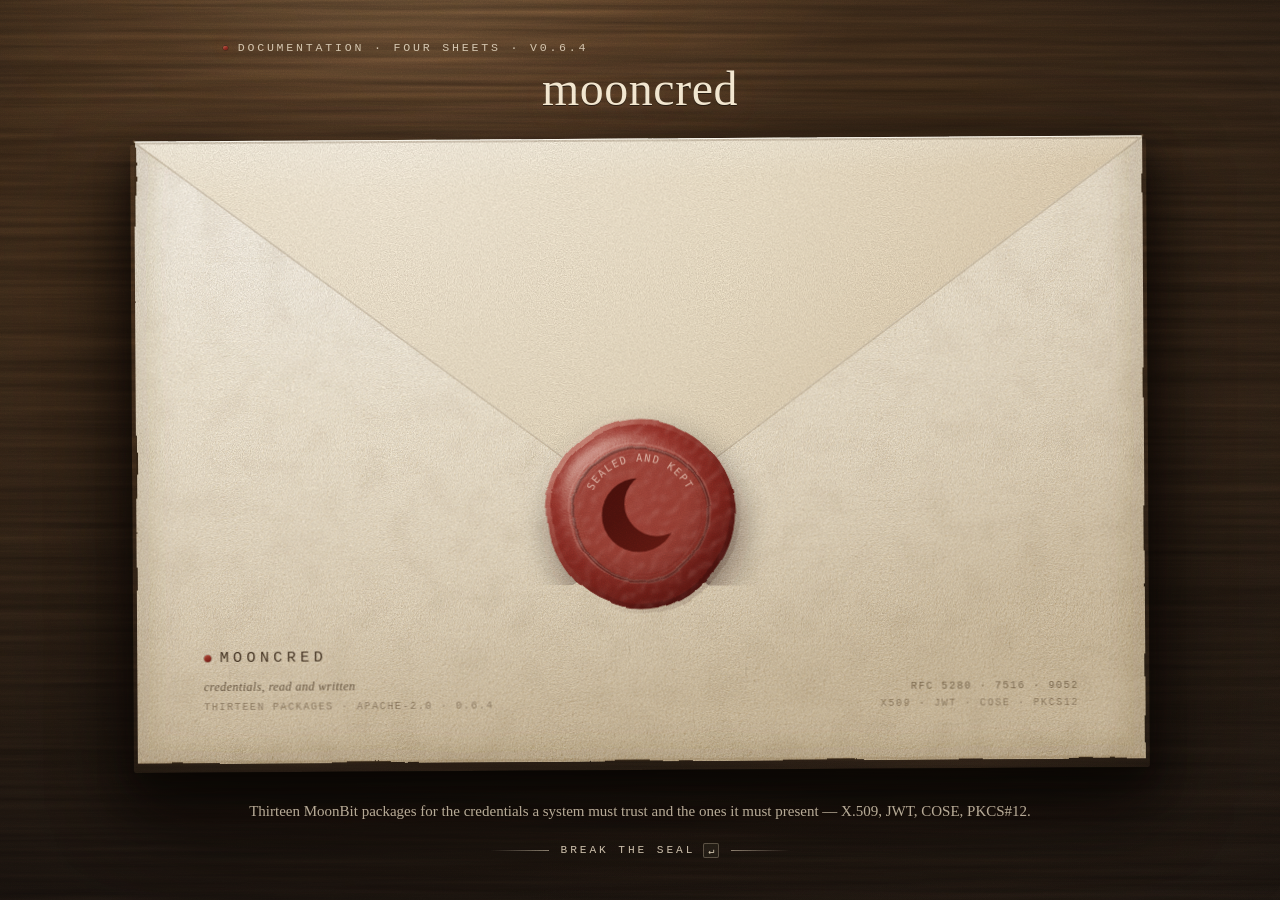
<file: site/index.html>
<!DOCTYPE html>
<html lang="en">
<head>
<meta charset="utf-8">
<meta name="viewport" content="width=device-width, initial-scale=1, viewport-fit=cover">
<title>mooncred — credentials, read and written</title>
<meta name="description" content="Thirteen packages for the credentials a system must trust and the ones it must present. Apache-2.0.">
<meta name="theme-color" content="#171110">
<meta property="og:type" content="website">
<meta property="og:title" content="mooncred — credentials, read and written">
<meta property="og:description" content="Thirteen packages for the credentials a system must trust and the ones it must present. Apache-2.0.">
<meta property="og:url" content="https://moonbitstack.github.io/mooncred/">
<link rel="icon" href="data:image/svg+xml,%3Csvg xmlns='http://www.w3.org/2000/svg' viewBox='0 0 32 32'%3E%3Ccircle cx='16' cy='16' r='14.2' fill='%238E2C21'/%3E%3Ccircle cx='16' cy='16' r='14.2' fill='none' stroke='%23541610' stroke-width='1.6' opacity='.7'/%3E%3Cpath d='M22 9.4A8.4 8.4 0 1 0 22 22.6 6.9 6.9 0 0 1 22 9.4Z' fill='%23F1E2C6'/%3E%3C/svg%3E">
<style>
/* ------------------------------------------------------------------ tokens */
:root {
  --desk-0: #171110;
  --desk-1: #0c0908;
  --paper: #EADDC3;
  --paper-hi: #F8F0DE;
  --ink: #211910;
  --ink-soft: #57462F;
  --ink-faint: #8B7658;
  --rule: rgba(58, 42, 26, 0.20);
  --wax: #8C2A21;
  --serif: ui-serif, "Iowan Old Style", "Palatino Linotype", Palatino, "Book Antiqua", Georgia, "Times New Roman", serif;
  --mono: ui-monospace, "SF Mono", SFMono-Regular, Menlo, Consolas, "Liberation Mono", monospace;
  --ease-out: cubic-bezier(.16, .84, .24, 1);
}

*, *::before, *::after { box-sizing: border-box; }

html, body {
  height: 100%;
  margin: 0;
  overflow: hidden;              /* no scrollbars, anywhere, ever */
  background: var(--desk-1);
  color: var(--paper);
  font-family: var(--serif);
  -webkit-font-smoothing: antialiased;
  text-rendering: optimizeLegibility;
  overscroll-behavior: none;
}

button { font: inherit; color: inherit; background: none; border: 0; padding: 0; cursor: pointer; }

.defs { position: absolute; width: 0; height: 0; overflow: hidden; }

/* ------------------------------------------------------------------- stage */
#stage {
  /* A hundred and twelve viewport heights of width is sixty-nine of height:
     that leaves the nameplate above and the cue below a share of the window
     that shrinks and grows with it, so neither crowds the window's edge. */
  --env-w: min(90vw, 1200px, 112vh);
  --env-h: calc(var(--env-w) / 1.618);
  /* The letter is a piece of paper, so its writing is measured against the
     paper and not against the window: when the envelope gives up size, the
     type gives up the same proportion instead of overflowing the sheet. On a
     phone the sheet is the window, so it is measured against that instead. */
  --doc-h: calc(var(--env-h) * .95);
  position: fixed;
  inset: 0;
  overflow: hidden;
  perspective: 1700px;
  /* the vanishing point is pinned to the envelope, not the window: it sits a
     quarter of the envelope's height below the flap's hinge, wherever that is */
  perspective-origin: 50% calc(50% - var(--env-h) / 2 + var(--env-h) * .263);
  isolation: isolate;
}

/* the desk: an old walnut board, lit from the upper left, going dark at the
   corners. It has to be a surface, not a black void — the envelope is only
   convincing if it is lying on something. */
#desk {
  position: absolute;
  inset: -8%;
  background:
    radial-gradient(108% 88% at 39% 22%, #4C3522 0%, #3D2A19 28%, #2F2115 52%, #241A12 74%, #1B1410 90%, #14100D 100%);
}
#desk .lamplight {
  position: absolute;
  inset: 0;
  background:
    radial-gradient(44% 38% at 33% 2%, rgba(255, 206, 146, .22) 0%, rgba(255, 186, 120, .075) 42%, transparent 74%),
    radial-gradient(66% 58% at 84% 96%, rgba(132, 96, 58, .10) 0%, transparent 64%);
}
#desk .vignette {
  position: absolute;
  inset: 0;
  background: radial-gradient(126% 104% at 47% 38%, transparent 30%, rgba(0, 0, 0, .22) 72%, rgba(0, 0, 0, .52) 100%);
}
.tex-layer { position: absolute; inset: 0; pointer-events: none; }
/* light and shadow, not colour: on a dark board a multiply layer is invisible */
.tex-layer.wood  { filter: url(#f-wood);   mix-blend-mode: overlay; opacity: .55; }
.tex-layer.cloud { filter: url(#f-cloud);  mix-blend-mode: soft-light; opacity: .16; }
.tex-layer.fibre { filter: url(#f-relief); mix-blend-mode: soft-light; opacity: .14; }

#envshadow {
  position: absolute;
  left: 50%;
  top: 50.7%;
  width: var(--env-w);
  aspect-ratio: 1.618 / 1;
  transform: translate(-50%, -50%) rotate(-.35deg) scale(1.008);
  border-radius: 2px;
  transition: opacity 1s .45s ease;
  box-shadow:
    0 14px 30px 1px rgba(5, 3, 1, .50),
    0 30px 70px 6px rgba(5, 3, 1, .62),
    0 48px 130px 20px rgba(5, 3, 1, .46);
}

.open #envshadow { opacity: 0; }
.opening #envelope { cursor: default; }

/* ---------------------------------------------------------------- envelope */
#envelope {
  position: absolute;
  left: 50%;
  top: 50%;
  width: var(--env-w);
  aspect-ratio: 1.618 / 1;
  transform: translate(-50%, -50%) rotate(-.35deg);
  transform-style: preserve-3d;
  transition: transform 1.6s var(--ease-out), filter 1.6s ease;
  will-change: transform;
  cursor: pointer;
}
#envelope .envart {
  position: absolute;
  inset: 0;
  width: 100%;
  height: 100%;
  overflow: visible;
  transition: opacity .7s .3s ease;
}
/* once the letter is out there is no envelope left on the desk, only the front
   it was standing in — the rest withdraws */
.open .envart { opacity: 0; }

/* --------------------------------------------------------- what is printed */
/* The envelope is not blank: it carries what it is and what it speaks, set
   small in the two lower corners the way an envelope carries its address. It
   is the only prose on the first screen, so it stays quiet — ink, not a title
   block — and it leaves with the envelope. */
.imprint {
  position: absolute;
  left: 6.6%;
  right: 6.6%;
  bottom: 7.6%;
  z-index: 1;
  display: flex;
  align-items: flex-end;
  justify-content: space-between;
  gap: 5%;
  font-family: var(--mono);
  font-size: clamp(6.5px, calc(var(--env-w) * .0101), 12px);
  line-height: 1.72;
  letter-spacing: .15em;
  text-transform: uppercase;
  color: rgba(66, 47, 28, .62);
  transition: opacity .6s .18s ease;
  pointer-events: none;
}
/* The pocket — the front of the envelope the letter stands in — is drawn over
   the bottom fifth of the envelope the moment the flap starts to lift, and the
   printed matter is in exactly that place. So the print goes first, quickly,
   and the fold arrives over clean paper. */
.opening .imprint, .open .imprint { opacity: 0; transition: opacity .42s ease; }
.imp-name {
  display: flex;
  align-items: center;
  gap: .58em;
  margin-bottom: .34em;
  font-size: 1.5em;
  letter-spacing: .28em;
  color: rgba(46, 30, 17, .9);
}
.imp-name i {
  width: .46em;
  height: .46em;
  border-radius: 50%;
  background: linear-gradient(155deg, #B0503F 0%, #8E2C21 45%, #611913 100%);
  box-shadow: 0 0 0 .6px rgba(60, 16, 11, .45);
}
.imp-line { white-space: nowrap; }
.imp-tag {
  margin-bottom: .10em;
  font-family: var(--serif);
  font-style: italic;
  font-size: 1.2em;
  letter-spacing: .03em;
  text-transform: none;
  color: rgba(52, 35, 20, .72);
}
.imp-r { text-align: right; }
.imp-line.dim { color: rgba(66, 47, 28, .48); }

/* the flap, hinged at the envelope's top edge */
.flap3d {
  position: absolute;
  inset: 0;
  transform-origin: 50% 0;
  transform-style: preserve-3d;
}
/* A filter anywhere in the chain flattens the 3D context, so backface culling cannot be
   relied on: the flap is faded out at the moment it turns edge-on instead. */
.opening .flap3d { animation: flap-open .92s cubic-bezier(.42, 0, .3, 1) forwards; }
/* Positive rotateX: the flap lifts toward the reader and turns edge-on, instead of
   swinging behind the opaque face, where it would vanish on the first frame. */
@keyframes flap-open {
  0%   { transform: rotateX(0deg);   opacity: 1; }
  54%  { transform: rotateX(46deg);  opacity: 1; }
  88%  { transform: rotateX(88deg);  opacity: 1; }
  100% { transform: rotateX(96deg);  opacity: 0; }
}
.flap-face {
  position: absolute;
  inset: 0;
  clip-path: polygon(0 0, 100% 0, 50% 60.2%);
  backface-visibility: hidden;
  background:
    linear-gradient(178deg, rgba(255, 251, 240, .62) 0%, rgba(255, 247, 231, .16) 9%, rgba(120, 96, 66, .04) 44%, rgba(96, 74, 48, .15) 100%),
    radial-gradient(82% 122% at 24% 0%, #FAF0DC 0%, #F1E4C9 46%, #E4D2B2 82%, #D6C29F 100%);
}
.flap-face::after {
  content: "";
  position: absolute;
  inset: 0;
  background: linear-gradient(180deg, rgba(255, 253, 245, .8) 0 1.5px, rgba(90, 68, 44, .24) 1.5px 3px, transparent 3px);
}
.flap-tex { position: absolute; inset: 0; filter: url(#f-fibre); mix-blend-mode: multiply; opacity: .45; }
.flap-shade {
  position: absolute;
  inset: 0;
  clip-path: polygon(0 0, 100% 0, 50% 60.2%);
  background: radial-gradient(118% 148% at 50% -2%,
    rgba(96, 58, 22, .04) 0%, rgba(88, 52, 20, .30) 46%, rgba(62, 34, 12, .58) 100%);
  mix-blend-mode: multiply;
  opacity: 0;
}
.opening .flap-shade { animation: flap-shade .92s cubic-bezier(.42, 0, .3, 1) forwards; }
@keyframes flap-shade {
  0%   { opacity: 0; }
  40%  { opacity: .46; }
  88%  { opacity: .72; }
  100% { opacity: .78; }
}
.flap-lift {
  position: absolute;
  inset: 0;
  clip-path: polygon(0 0, 100% 0, 50% 60.2%);
  filter: drop-shadow(0 1.2px 0 rgba(255, 253, 244, .75)) drop-shadow(0 2.4px 1.4px rgba(48, 26, 12, .30)) drop-shadow(0 7px 9px rgba(48, 26, 12, .28)) drop-shadow(0 18px 26px rgba(30, 14, 6, .22));
  pointer-events: none;
}

/* ------------------------------------------------------------------- seal */
/* The wax belongs to the flap: it is drawn inside `.flap3d`, at the flap's own
   point, so lifting the flap carries it up. It never breaks down the middle —
   it tears free of the lip left stuck to the front of the envelope. */
#seal, #sealwax, #lip {
  position: absolute;
  left: 50%;
  top: 60.2%;
  width: 24%;
  aspect-ratio: 1;
  transform: translate(-50%, -50%);
  pointer-events: none;
}

#seal {
  z-index: 6;
  transition: transform .55s var(--ease-out);
  /* a bare <button> paints a light face, which would show through the wax */
  appearance: none;
  -webkit-appearance: none;
  background: none;
  border: 0;
  padding: 0;
  margin: 0;
  font: inherit;
  color: inherit;
  cursor: pointer;
  pointer-events: auto;
}
#seal:hover  { transform: translate(-50%, -50%) scale(1.02); }
#seal:active { transform: translate(-50%, -50%) scale(.988); }
#seal:focus-visible { outline: none; }
#envelope:has(#seal:hover)  #sealwax { transform: translate(-50%, -50%) scale(1.02); }
#envelope:has(#seal:active) #sealwax { transform: translate(-50%, -50%) scale(.988); }
.opening #seal { pointer-events: none; }

.halo {
  position: absolute;
  inset: -17%;
  border-radius: 50%;
  border: 1px solid rgba(255, 226, 200, .5);
  opacity: 0;
  animation: breathe 3.8s ease-in-out infinite;
  pointer-events: none;
}
@keyframes breathe {
  0%, 100% { transform: scale(.97); opacity: 0; }
  50%      { transform: scale(1.03); opacity: .32; }
}
.opening .halo { animation: none; opacity: 0; }

/* the wax itself: one piece, riding the flap */
#sealwax { display: block; transition: transform .55s var(--ease-out); }
#sealwax svg, #lip svg { display: block; width: 100%; height: 100%; overflow: visible; }

/* the two fracture edges only exist once the seal is broken */
.frac-cut, .frac-face { opacity: 0; }
.opening .frac-cut, .opening .frac-face { opacity: 1; }

/* the stain the wax leaves on the stock: absorbed, uneven, wider than the seal */
#sealmark {
  position: absolute;
  left: 50%;
  top: 60.2%;
  width: 27%;
  aspect-ratio: 1;
  transform: translate(-50%, -50%);
  pointer-events: none;
  opacity: 0;
  transition: opacity 1.7s .2s ease;
}
#sealmark svg { display: block; width: 100%; height: 100%; overflow: visible; }
.opening #sealmark { opacity: .3; }

.crumbs { position: absolute; inset: 0; pointer-events: none; }
.crumbs i {
  position: absolute;
  left: 50%; top: 71%;
  width: 7px; height: 5px;
  border-radius: 46%;
  background: linear-gradient(150deg, #A8443A, #6B1B15);
  opacity: 0;
  box-shadow: 0 1px 2px rgba(0, 0, 0, .5);
}
.opening .crumbs i { animation: crumb 1.05s cubic-bezier(.2, .7, .4, 1) forwards; }
@keyframes crumb {
  0%   { opacity: 0; transform: translate(-50%, -50%) scale(.6); }
  14%  { opacity: 1; }
  100% { opacity: 0; transform: translate(calc(-50% + var(--dx)), calc(-50% + var(--dy))) rotate(var(--dr)) scale(.9); }
}

/* ----------------------------------------------------------------- letter */
/* The letter is measured off the envelope, never off the viewport: a sheet wider
   than its own envelope is the one thing that would break the illusion. */
#letterclip {
  position: absolute;
  inset: 0;
  z-index: 20;
  pointer-events: none;
  /* cut at the fold's own line, so what hides the sheet is the envelope's front
     rather than an invisible edge just below it */
  clip-path: inset(0 0 calc(50% - var(--env-h) / 2 + var(--env-h) * .028) 0);
}
#letterclip > #letter { pointer-events: auto; }

#letter {
  position: absolute;
  left: 50%;
  bottom: calc(50% - var(--env-h) / 2 + var(--env-h) * .045);
  width: calc(var(--env-w) * .885);
  height: calc(var(--env-h) * .93);
  margin-left: calc(var(--env-w) * -.4425);
  z-index: 20;
  transform: translate3d(0, 118%, 0) rotate(0deg);
  will-change: transform;
  /* the sheet is lifted off the envelope, so it throws a shadow of its own */
  filter:
    drop-shadow(0 2px 2px rgba(28, 14, 6, .30))
    drop-shadow(0 14px 22px rgba(24, 12, 5, .34))
    drop-shadow(0 34px 50px rgba(18, 9, 4, .30));
}
.opening #letter { animation: letter-rise 1.4s .56s cubic-bezier(.2, .82, .22, 1) forwards; }
@keyframes letter-rise {
  0%   { transform: translate3d(0, 118%, 0) rotate(.45deg); }
  62%  { transform: translate3d(0, -1.2%, 0) rotate(-.35deg); }
  84%  { transform: translate3d(0, .3%, 0) rotate(-.27deg); }
  100% { transform: translate3d(0, 0, 0) rotate(-.28deg); }
}

.sheetpaper {
  position: absolute;
  left: -14px; top: -14px;
  width: calc(100% + 28px);
  height: calc(100% + 28px);
  overflow: visible;
}

/* lamp light falling across the sheet, so it is not evenly lit */
.paperlight {
  position: absolute;
  inset: 0;
  pointer-events: none;
  background:
    radial-gradient(54% 44% at 20% 6%, rgba(255, 236, 196, .75) 0%, rgba(255, 228, 180, .22) 34%, transparent 66%),
    linear-gradient(158deg, rgba(255, 240, 210, .18) 0%, transparent 42%, rgba(112, 80, 40, .16) 100%);
  mix-blend-mode: soft-light;
}

/* the two fold creases of a letter that has been folded into an envelope */
.crease { position: absolute; left: 12px; right: 12px; height: 3px; pointer-events: none; }
.crease.a { top: 33.4%; }
.crease.b { top: 66.6%; }
.crease::before {
  content: ""; position: absolute; inset: 0 0 auto 0; height: 1.6px;
  background: rgba(96, 74, 48, .16);
}
.crease::after {
  content: ""; position: absolute; left: 0; right: 0; top: 1.6px; height: 1px;
  background: rgba(255, 253, 246, .62);
}

/* One sheet at a time, lying on the same paper. The sheet you leave lifts off
   the top of the stack; the sheet you go back to comes down onto it. Nothing
   scrolls sideways, and nothing scrolls at all. */
#pages { position: absolute; inset: 0; z-index: 2; }

.sheet {
  position: absolute;
  inset: 0;
  display: grid;
  grid-template-rows: auto minmax(0, 1fr) auto;
  gap: clamp(7.5px, calc(var(--doc-h) * 0.0177), 16px);
  padding:
    clamp(16.5px, calc(var(--doc-h) * 0.0392), 34px)
    clamp(26px, 5.2vw, 78px)
    calc(var(--doc-h) * .163);
  color: var(--ink);
  z-index: 1;
  opacity: 0;
  pointer-events: none;
  transform: translate3d(0, 26px, 0) scale(.995);
  transition:
    transform .6s cubic-bezier(.2, .82, .22, 1),
    opacity 0s linear .6s;
}

.sheet.is-on {
  z-index: 3;
  opacity: 1;
  pointer-events: auto;
  transform: none;
  transition:
    transform .7s cubic-bezier(.2, .82, .22, 1),
    opacity .18s linear;
}

.sheet.is-up {
  z-index: 4;
  /* taken off the stack by its right edge: it tilts and is drawn clear, so the
     sheet beneath is uncovered from the bottom up */
  transform: translate3d(6%, -78%, 0) rotate(-2.4deg);
  transition:
    transform .72s cubic-bezier(.34, .04, .34, 1),
    opacity .2s linear .56s;
}

/* what makes a sheet in flight a sheet and not a slide: it is opaque, so it
   hides what it was lying on until it has actually been moved off */
.sheet .back {
  position: absolute;
  inset: -13px;
  z-index: -1;
  opacity: 0;
  border-radius: 1px;
  transition: opacity 0s linear;
  background: linear-gradient(176deg, #FDF7E9 0%, #F6EBD6 36%, #EFE1C4 70%, #E5D2AF 100%);
  box-shadow:
    0 1px 1px rgba(30, 16, 7, .24),
    0 10px 22px rgba(26, 14, 6, .30),
    0 26px 44px rgba(20, 10, 4, .24);
}
.sheet.is-up .back,
.sheet.landing .back { opacity: 1; }

/* letterhead */
.lh {
  display: flex;
  align-items: baseline;
  gap: 12px;
  font-family: var(--mono);
  font-size: clamp(5px, calc(var(--doc-h) * 0.0119), 10px);
  letter-spacing: .2em;
  text-transform: uppercase;
  color: #7A6547;
  border-bottom: 1px solid var(--rule);
  padding-bottom: calc(var(--doc-h) * 0.0114);
}
.lh .mark { width: 19px; height: 19px; flex: none; transform: translateY(2px); }
.lh .name { letter-spacing: .26em; color: var(--ink-soft); }
.lh .spacer { flex: 1; }
.lh .folio { color: var(--ink-soft); }

.body { display: flex; flex-direction: column; justify-content: center; min-height: 0; }
.body.top { justify-content: flex-start; }

h1 {
  font-size: clamp(26px, calc(var(--doc-h) * 0.0645), 52px);
  line-height: 1.05;
  letter-spacing: -.016em;
  font-weight: 500;
  margin: 0 0 clamp(9.6px, calc(var(--doc-h) * 0.0228), 22px);
  color: #1A130C;
}
h1 em { font-style: italic; letter-spacing: -.01em; }
h2 {
  font-size: clamp(21.4px, calc(var(--doc-h) * 0.0506), 40px);
  line-height: 1.12;
  font-weight: 500;
  margin: 0 0 .55em;
  color: #1A130C;
}
p {
  margin: 0 0 .85em;
  font-size: clamp(10.4px, calc(var(--doc-h) * 0.0246), 19px);
  line-height: 1.64;
  color: #2B2116;
  max-width: 62ch;
}
p:last-child { margin-bottom: 0; }
.lede { font-size: clamp(10.9px, calc(var(--doc-h) * 0.0259), 20px); line-height: 1.58; }
.small { font-size: clamp(7.7px, calc(var(--doc-h) * 0.0183), 14px); color: var(--ink-soft); line-height: 1.62; }
.mono { font-family: var(--mono); letter-spacing: .1em; text-transform: uppercase; color: var(--ink-faint); }

.dropcap::first-letter {
  float: left;
  font-size: 3.3em;
  line-height: .82;
  padding: .07em .1em .02em 0;
  color: #1A130C;
  font-weight: 500;
}

.p1 {
  display: grid;
  grid-template-columns: minmax(0, 1fr) minmax(168px, 0.44fr);
  gap: clamp(26px, 4.4vw, 72px);
  align-items: center;
}
.p1-main { min-width: 0; }
.p1-idx {
  align-self: center;
  border-left: 1px solid var(--rule);
  padding-left: clamp(16px, 2vw, 28px);
  display: flex;
  flex-direction: column;
}
.idx-head {
  font-family: var(--mono);
  font-size: 8.4px;
  letter-spacing: .3em;
  text-transform: uppercase;
  color: var(--ink-faint);
  padding-bottom: .9em;
}
.idx-row {
  display: grid;
  grid-template-columns: 2.2em minmax(0, 1fr);
  align-items: baseline;
  gap: 0 .7em;
  padding: .78em 0 .7em;
  border-top: 1px solid rgba(58, 42, 26, .16);
  text-decoration: none;
  color: inherit;
  cursor: pointer;
  transition: padding-left .35s var(--ease-out), color .35s ease;
}
.idx-row:last-child { border-bottom: 1px solid rgba(58, 42, 26, .16); }
.idx-row .n {
  font-family: var(--mono);
  font-size: 8.6px;
  letter-spacing: .16em;
  color: var(--ink-faint);
  transition: color .35s ease;
}
.idx-row .t { font-size: clamp(8px, calc(var(--doc-h) * 0.0190), 14.4px); color: #241A10; line-height: 1.3; }
.idx-row .d {
  grid-column: 2;
  font-family: var(--mono);
  font-size: 8.2px;
  letter-spacing: .18em;
  text-transform: uppercase;
  color: var(--ink-faint);
  line-height: 1.6;
}
.idx-row:hover { padding-left: .5em; }
.idx-row:hover .n { color: var(--wax); }

.margin-note {
  position: absolute;
  right: clamp(8px, 1.4vw, 22px);
  top: 48%;
  transform: rotate(90deg) translateX(-50%);
  transform-origin: 100% 50%;
  font-family: var(--mono);
  font-size: 8.2px;
  letter-spacing: .34em;
  text-transform: uppercase;
  color: rgba(87, 70, 47, .5);
  white-space: nowrap;
}

/* install band */
.band {
  display: flex;
  align-items: center;
  flex-wrap: wrap;
  gap: 7px 14px;
  margin-top: clamp(11.7px, calc(var(--doc-h) * 0.0278), 26px);
  border-top: 1px solid rgba(58, 42, 26, .3);
  border-bottom: 1px solid rgba(58, 42, 26, .3);
  padding: .95em 0;
}
.band code {
  font-family: var(--mono);
  font-size: clamp(8px, calc(var(--doc-h) * 0.0190), 14.5px);
  letter-spacing: .02em;
  color: #2A2016;
}
.band .prompt { color: var(--wax); user-select: none; }
.band .tag {
  margin-left: auto;
  font-family: var(--mono);
  font-size: 8.6px;
  letter-spacing: .24em;
  text-transform: uppercase;
  color: var(--ink-faint);
  white-space: nowrap;
}

/* footer strip */
.foot {
  display: flex;
  align-items: baseline;
  gap: 8px 16px;
  flex-wrap: wrap;
  border-top: 1px solid var(--rule);
  padding-top: calc(var(--doc-h) * 0.0114);
  font-family: var(--mono);
  font-size: clamp(4.9px, calc(var(--doc-h) * 0.0116), 9.6px);
  letter-spacing: .19em;
  text-transform: uppercase;
  color: var(--ink-faint);
}
.foot .dot { width: 3px; height: 3px; border-radius: 50%; background: rgba(90, 72, 48, .45); }
.foot .folio { margin-left: auto; letter-spacing: .28em; color: var(--ink-soft); }

/* the register */
.reg {
  display: grid;
  grid-auto-flow: column;
  grid-template-columns: 1fr 1fr;
  grid-template-rows: repeat(7, auto);
  gap: 0 clamp(24px, 4.4vw, 64px);
}
.reg-row {
  display: grid;
  grid-template-columns: 5.9em minmax(0, 1fr) auto;
  align-items: baseline;
  gap: .9em;
  padding: .66em 0;
  border-bottom: 1px solid rgba(58, 42, 26, .14);
  font-size: clamp(8.7px, calc(var(--doc-h) * 0.0205), 14.8px);
}
.reg-row .pkg  { font-family: var(--mono); letter-spacing: .02em; color: #241A10; }
.reg-row .what { color: #4C3D2C; line-height: 1.4; font-size: .95em; }
.reg-row .spec { font-family: var(--mono); font-size: .84em; letter-spacing: .06em; color: var(--ink-faint); text-align: right; white-space: nowrap; }
.reg-row.lead .pkg { color: var(--wax); }

/* evidence: four blocks, two by two */
.ev2 {
  display: grid;
  grid-template-columns: 1fr 1fr;
  gap: clamp(14px, calc(var(--doc-h) * 0.0354), 34px) clamp(24px, 4vw, 62px);
  align-content: start;
}
.evc {
  display: flex;
  flex-direction: column;
  gap: .6em;
  border-top: 1px solid rgba(58, 42, 26, .26);
  padding-top: .8em;
}
.evc .ev-cmd { font-size: clamp(7.6px, calc(var(--doc-h) * 0.0179), 13.6px); }
.evc .ev-out { font-size: clamp(8.1px, calc(var(--doc-h) * 0.0192), 14.6px); line-height: 1.6; color: #4A3B2A; }

/* evidence */
.ev { display: flex; flex-direction: column; gap: clamp(9px, calc(var(--doc-h) * 0.0215), 19px); }
.ev-row {
  display: grid;
  grid-template-columns: minmax(0, 15.5em) minmax(0, 1fr);
  gap: clamp(12px, 2vw, 30px);
  align-items: baseline;
  padding-bottom: .7em;
  border-bottom: 1px solid rgba(58, 42, 26, .14);
}
.ev-row:last-child { border-bottom: 0; padding-bottom: 0; }
.ev-cmd { font-family: var(--mono); font-size: clamp(6.6px, calc(var(--doc-h) * 0.0157), 12.2px); color: #2A2016; }
.ev-cmd b { font-weight: 400; color: var(--wax); }
.ev-out { font-size: clamp(7.7px, calc(var(--doc-h) * 0.0182), 14px); line-height: 1.55; color: #4A3B2A; }
.ev-out code {
  font-family: var(--mono); font-size: .9em;
  background: rgba(90, 70, 44, .09); padding: .1em .3em; border-radius: 2px;
}

/* a tally in the foot of the page */
.tally {
  margin-top: auto;
  padding-top: clamp(12.8px, calc(var(--doc-h) * 0.0303), 26px);
  display: grid;
  grid-template-columns: repeat(4, 1fr);
  border-top: 1px solid rgba(58, 42, 26, .18);
}
.tally > div {
  display: flex;
  flex-direction: column;
  gap: .2em;
  border-left: 1px solid rgba(58, 42, 26, .16);
  padding-left: clamp(10px, 1.4vw, 18px);
}
.tally > div:first-child { border-left: 0; padding-left: 0; }
.tally b {
  font-family: var(--serif);
  font-weight: 500;
  font-size: clamp(18.2px, calc(var(--doc-h) * 0.0430), 34px);
  line-height: 1;
  color: #241A10;
  letter-spacing: -.02em;
}
.tally span {
  font-family: var(--mono);
  font-size: 8.4px;
  letter-spacing: .26em;
  text-transform: uppercase;
  color: var(--ink-faint);
}

.stamp {
  position: absolute;
  right: clamp(36px, 6.6vw, 118px);
  top: clamp(53.4px, calc(var(--doc-h) * 0.1264), 104px);
  width: clamp(80px, calc(var(--doc-h) * 0.1896), 152px);
  transform: rotate(-11deg);
  opacity: .62;
  color: var(--wax);
  mix-blend-mode: multiply;
  pointer-events: none;
}

/* refusals */
.refuse { display: grid; grid-template-columns: 1fr 1fr; gap: clamp(24px, calc(var(--doc-h) * 0.0784), 66px) clamp(20px, 4vw, 54px); }
.refuse > div { border-top: 1px solid rgba(58, 42, 26, .22); padding-top: .8em; }
.refuse h3 { font-size: clamp(10.1px, calc(var(--doc-h) * 0.0240), 17.5px); font-weight: 500; margin: 0 0 .32em; color: #201810; }
.refuse p { font-size: clamp(7.9px, calc(var(--doc-h) * 0.0187), 14.2px); line-height: 1.58; margin: 0; color: #4A3B2A; max-width: none; }

.sign { display: flex; align-items: flex-end; gap: 16px; margin-top: clamp(26px, calc(var(--doc-h) * 0.0733), 62px); }
.sign .flourish { width: 118px; height: 40px; flex: none; color: var(--wax); opacity: .8; }
.sign .who {
  font-family: var(--mono); font-size: 9px; letter-spacing: .22em;
  text-transform: uppercase; color: var(--ink-faint); line-height: 1.9;
}
.sign .who b {
  display: block; font-family: var(--serif); font-weight: 500;
  font-size: clamp(9.1px, calc(var(--doc-h) * 0.0215), 16px); letter-spacing: .01em;
  text-transform: none; color: #241A10;
}

.ghost {
  position: absolute;
  right: clamp(16px, 3vw, 48px);
  bottom: clamp(32px, calc(var(--doc-h) * 0.0758), 64px);
  font-family: var(--serif);
  font-style: italic;
  font-size: clamp(90px, calc(var(--doc-h) * 0.2528), 210px);
  line-height: .78;
  color: rgba(90, 68, 40, .085);
  pointer-events: none;
  user-select: none;
}

/* ------------------------------------------------------------------- folio */
/* Not a scrollbar and not a slider: the edges of the sheets, seen side-on.
   The sheet you are reading is the one in wax. */
#folio {
  position: absolute;
  right: clamp(26px, 5.2vw, 78px);
  bottom: 102px;
  height: 22px;
  z-index: 6;
  display: flex;
  align-items: center;
  justify-content: flex-end;
  gap: 15px;
  opacity: 0;
  transform: translateY(5px);
  transition: opacity .9s .5s ease, transform .9s .5s var(--ease-out);
}
.open #folio { opacity: 1; transform: none; }

.folio-num {
  display: flex;
  align-items: baseline;
  gap: 7px;
  font-family: var(--mono);
  font-size: 9px;
  letter-spacing: .18em;
  color: #7A6547;
}
.folio-num b { font-weight: 400; color: #241A10; letter-spacing: .06em; }
.folio-num i { font-style: normal; opacity: .6; }

.sheet-edges { display: flex; align-items: center; gap: 6px; }
.sheet-edges button {
  position: relative;
  width: 28px;
  height: 26px;
  display: grid;
  place-items: center;
  appearance: none; -webkit-appearance: none;
  background: none; border: 0; padding: 0; margin: 0;
  cursor: pointer;
}
.sheet-edges button i {
  display: block;
  width: 11px;
  height: 1px;
  background: rgba(74, 57, 36, .46);
  transition: width .5s var(--ease-out), height .4s ease, background .4s ease;
}
.sheet-edges button:hover i { width: 17px; background: rgba(74, 57, 36, .7); }
.sheet-edges button:focus-visible { outline: 1px dotted rgba(74, 57, 36, .55); outline-offset: 1px; }
.sheet-edges button[aria-selected="true"] i {
  width: 23px;
  height: 2px;
  background: linear-gradient(90deg, #7E241C, #A8453A);
  box-shadow: 0 0 1px rgba(120, 34, 26, .55);
}

/* ---------------------------------------------------------------- masthead */
/* A sealed letter on a desk is an image, not a page. A stranger arriving at it
   cannot tell documentation from a greeting card, nor that opening it is the
   point at all. So the desk carries what the cover cannot say: whose it is,
   what the library is for. It is chrome, like the jump plate — set in the ink
   of the interface rather than printed on the stationery — and it goes the
   moment the seal breaks, because after that the letter speaks for itself. */
#masthead {
  position: absolute;
  left: 50%;
  bottom: calc(50% + var(--env-h) / 2 + clamp(14px, calc(var(--env-w) * .025), 34px));
  z-index: 41;
  width: min(92vw, 900px);
  transform: translateX(-50%);
  text-align: center;
  transition: opacity .5s ease, transform .6s var(--ease-out);
}
.opening #masthead, .open #masthead {
  opacity: 0;
  transform: translate(-50%, -9px);
  pointer-events: none;
}
#masthead .kicker {
  display: flex;
  align-items: center;
  justify-content: center;
  gap: .85em;
  margin: 0 0 clamp(4px, calc(var(--env-w) * .006), 12px);
  font-family: var(--mono);
  font-size: clamp(9px, calc(var(--env-w) * .0118), 11.6px);
  letter-spacing: .24em;
  text-transform: uppercase;
  color: rgba(240, 226, 202, .8);
}
#masthead .kicker i {
  flex: none;
  width: clamp(4px, calc(var(--env-w) * .0048), 6px);
  height: clamp(4px, calc(var(--env-w) * .0048), 6px);
  border-radius: 50%;
  background: linear-gradient(150deg, #C3604C 0%, #8C2A21 55%, #611913 100%);
  box-shadow: 0 0 0 .5px rgba(40, 10, 7, .55), 0 0 12px rgba(176, 60, 45, .38);
}
#masthead h1 {
  margin: 0;
  font-family: var(--serif);
  font-weight: 400;
  font-size: clamp(24px, calc(var(--env-w) * .0475), 50px);
  line-height: 1.04;
  letter-spacing: .012em;
  color: #F2E5CD;
  text-shadow: 0 1px 0 rgba(0, 0, 0, .5), 0 8px 34px rgba(255, 206, 146, .10);
}

/* What is inside goes under the envelope, where the hand already is: the
   sentence and then the instruction, one above the other. */
#footnote {
  position: absolute;
  left: 50%;
  bottom: clamp(14px, 3.9vh, 42px);
  z-index: 40;
  display: flex;
  flex-direction: column;
  align-items: center;
  gap: clamp(8px, 1.4vh, 16px);
  width: min(92vw, 900px);
  transform: translateX(-50%);
  text-align: center;
  transition: opacity .5s ease, transform .6s var(--ease-out);
}
.opening #footnote, .open #footnote {
  opacity: 0;
  transform: translate(-50%, 8px);
  pointer-events: none;
}
#footnote .deck {
  margin: 0;
  max-width: min(100%, 860px);
  font-size: clamp(10.5px, calc(var(--env-w) * .0157), 15px);
  line-height: 1.6;
  color: rgba(234, 218, 193, .74);
  text-wrap: pretty;
}

/* ------------------------------------------------------------------- hint */
#hint2 {
  position: absolute;
  left: 50%;
  bottom: 6.6vh;
  transform: translateX(-50%);
  z-index: 40;
  display: flex;
  align-items: center;
  gap: 12px;
  font-family: var(--mono);
  font-size: 9.8px;
  letter-spacing: .26em;
  text-transform: uppercase;
  color: rgba(235, 219, 193, .7);
  transition: opacity .7s ease, transform .7s ease;
  pointer-events: none;
}
#hint::before, #hint::after, #hint2::before, #hint2::after {
  content: "";
  width: clamp(20px, 4.6vw, 62px);
  height: 1px;
  background: linear-gradient(90deg, transparent, rgba(235, 219, 193, .5));
}
#hint::after, #hint2::after { background: linear-gradient(270deg, transparent, rgba(235, 219, 193, .5)); }

/* The cue is the one thing on the cover that must be recognised as an action
   rather than a caption: it is a button, it answers the pointer, it takes the
   keyboard, and the envelope behind it is clickable too. */
#hint {
  position: static;
  left: auto;
  bottom: auto;
  transform: none;
  display: flex;
  align-items: center;
  gap: 12px;
  font-family: var(--mono);
  font-size: clamp(9.6px, calc(var(--env-w) * .0114), 11.2px);
  letter-spacing: .26em;
  text-transform: uppercase;
  color: rgba(242, 227, 202, .8);
  pointer-events: auto;
  cursor: pointer;
  padding: 7px 2px;
  border-radius: 2px;
  -webkit-tap-highlight-color: transparent;
  transition: color .45s ease, opacity .7s ease, transform .7s ease;
}
#hint .lbl { animation: cue-breathe 6.4s ease-in-out infinite; }
@keyframes cue-breathe {
  0%, 100% { opacity: .78; }
  50%      { opacity: 1; }
}
#hint:hover, #hint:focus-visible { color: rgba(249, 235, 210, .97); }
#hint:hover::before { background: linear-gradient(90deg, transparent, rgba(242, 224, 196, .62)); }
#hint:hover::after  { background: linear-gradient(270deg, transparent, rgba(242, 224, 196, .62)); }
#hint:focus-visible { outline: 1px solid rgba(240, 222, 194, .5); outline-offset: 6px; }
#hint kbd {
  margin-left: -4px;
  padding: 2px 4px 1px;
  border: 1px solid rgba(240, 222, 194, .26);
  border-radius: 2px;
  background: rgba(255, 238, 210, .045);
  font: inherit;
  font-size: .92em;
  line-height: 1;
  letter-spacing: 0;
  color: rgba(244, 229, 203, .82);
  transition: border-color .45s ease, color .45s ease;
}
#hint:hover kbd, #hint:focus-visible kbd { border-color: rgba(240, 222, 194, .52); color: #FBEFD9; }
.opening #hint { opacity: 0; }

#hint2 { opacity: 0; }
.open #hint2 { animation: hint-pass 7s 1.5s forwards; }
@keyframes hint-pass {
  0%   { opacity: 0; transform: translate(-50%, 9px); }
  9%   { opacity: 1; transform: translate(-50%, 0); }
  80%  { opacity: 1; transform: translate(-50%, 0); }
  100% { opacity: 0; transform: translate(-50%, -7px); }
}

/* the envelope's corners, still holding the letter */
#pocket {
  position: absolute;
  left: 50%;
  top: 50%;
  width: var(--env-w);
  aspect-ratio: 1.618 / 1;
  transform: translate(-50%, -50%) rotate(-.35deg);
  z-index: 30;
  pointer-events: none;
  overflow: hidden;            /* the folds must not spill past the envelope */
  opacity: 0;
  transition: opacity .6s .1s ease;
}
.opening #pocket { opacity: 1; }
.pocket-art { position: absolute; inset: 0; width: 100%; height: 100%; overflow: visible; }

/* A plain control, deliberately not part of the envelope or the letter: the
   reader's own index, for jumping straight to a sheet. It is chrome, and it
   should look like chrome — a small dark plate in the corner of the page. */
#jump {
  position: absolute;
  top: 10px;
  right: 12px;
  z-index: 70;
  display: flex;
  align-items: center;
  gap: 7px;
  padding: 4px 7px 4px 8px;
  border: 1px solid rgba(240, 222, 194, .14);
  border-radius: 3px;
  background: rgba(30, 21, 15, .64);
  box-shadow: 0 1px 0 rgba(255, 236, 208, .05) inset, 0 8px 22px rgba(0, 0, 0, .38);
  -webkit-backdrop-filter: blur(10px) saturate(1.1);
  backdrop-filter: blur(10px) saturate(1.1);
  font-family: var(--mono);
  font-size: 9.5px;
  line-height: 1.5;
  letter-spacing: .12em;
  color: rgba(238, 221, 195, .66);
  opacity: 0;
  pointer-events: none;
  transition: opacity .5s .7s ease, border-color .3s ease;
}
.open #jump { opacity: 1; pointer-events: auto; }
#jump:hover { border-color: rgba(240, 222, 194, .32); }
#jump .k { opacity: .5; }

.sel { position: relative; display: inline-flex; align-items: center; }

#jump .jumpbtn {
  display: inline-flex;
  align-items: center;
  gap: 6px;
  appearance: none;
  -webkit-appearance: none;
  background: none;
  border: 0;
  margin: 0;
  padding: 0;
  font: inherit;
  letter-spacing: .06em;
  color: rgba(247, 231, 205, .9);
  cursor: pointer;
}
#jump .jumpbtn:focus-visible { outline: 1px dotted rgba(240, 222, 194, .55); outline-offset: 3px; }
#jump .chev {
  width: 7px;
  height: 5px;
  opacity: .5;
  transition: transform .22s var(--ease-out), opacity .2s ease;
}
#jump.open .chev { transform: rotate(180deg); opacity: .8; }

/* the plate's menu: chrome, like the plate — but cut from the same cloth. Each
   sheet is a row of a ledger, and the one you are reading is marked by the same
   wax-red rule the folio uses for the same purpose. */
#jumplist {
  position: absolute;
  top: calc(100% + 7px);
  right: -8px;
  min-width: 174px;
  margin: 0;
  padding: 3px 0;
  list-style: none;
  z-index: 2;
  border: 1px solid rgba(240, 222, 194, .21);
  border-radius: 3px;
  background:
    linear-gradient(180deg, rgba(46, 34, 24, .985) 0%, rgba(27, 19, 14, .99) 100%);
  box-shadow:
    0 1px 0 rgba(255, 236, 208, .085) inset,
    0 1px 0 rgba(0, 0, 0, .55),
    0 18px 40px rgba(0, 0, 0, .55);
  -webkit-backdrop-filter: blur(12px) saturate(1.05);
  backdrop-filter: blur(12px) saturate(1.05);
  opacity: 0;
  transform: translateY(-5px) scale(.99);
  transform-origin: 100% 0;
  pointer-events: none;
  transition: opacity .16s ease, transform .18s var(--ease-out);
}
#jump.open #jumplist { opacity: 1; transform: none; pointer-events: auto; }
#jumplist li {
  position: relative;
  display: grid;
  grid-template-columns: 30px 1fr;
  align-items: baseline;
  gap: 6px;
  padding: 5.5px 12px 5.5px 11px;
  font-family: var(--mono);
  font-size: 9px;
  letter-spacing: .11em;
  color: rgba(238, 221, 195, .68);
  cursor: pointer;
  transition: background .12s ease, color .12s ease;
}
#jumplist li + li { box-shadow: 0 -1px 0 rgba(240, 222, 194, .06); }
#jumplist li .n {
  font-size: 8.5px;
  letter-spacing: .08em;
  color: rgba(238, 221, 195, .46);
  text-align: right;
  transition: color .12s ease;
}
#jumplist li[data-active="true"] { background: rgba(240, 222, 194, .06); color: #F6E7CB; }
#jumplist li[data-active="true"] .n { color: rgba(238, 221, 195, .6); }
#jumplist li[aria-selected="true"] { color: #F6E7CB; }
#jumplist li[aria-selected="true"] .n {
  color: #C2564A;
  text-shadow: 0 0 12px rgba(180, 62, 46, .45);
}
#jumplist li[aria-selected="true"]::before {
  content: "";
  position: absolute;
  left: 0;
  top: 3px;
  bottom: 3px;
  width: 2px;
  background: linear-gradient(180deg, #7E241C, #A8453A);
}

#grain {
  position: absolute;
  inset: 0;
  z-index: 60;
  pointer-events: none;
  filter: url(#f-film);
  mix-blend-mode: overlay;
  opacity: .22;
}

/* --------------------------------------------------------------- reduced  */
@media (prefers-reduced-motion: reduce) {
  .opening #letter { animation: none; transform: translate3d(0, 0, 0) rotate(-.28deg); }
  .flap3d, #sealwax, #envelope, .sheet, .sheet .back { transition-duration: .001s; }
  .open #hint2 { animation: none; opacity: .85; }
  #jump { transition-duration: .001s; }
  .opening .flap3d { animation-duration: .001s; }
  .halo { animation: none; }
  #hint .lbl { animation: none; }
}

/* ----------------------------------------------------------------- narrow */
@media (max-width: 820px) {
  #stage { --env-w: min(94vw, 1200px, 128vh); --doc-h: 79.1vh; }
  /* at this size the fine print would be a smudge, so only what still reads
     at seven pixels is printed at all */
  .imprint { font-size: 7px; letter-spacing: .12em; }
  .imp-line.dim { display: none; }
  .foot { font-size: 8.2px; letter-spacing: .14em; gap: 6px 10px; }
  .foot .dot { display: none; }
  .refuse { gap: 16px 14px; }
  #letterclip { clip-path: none; }
  #letter {
    left: 0; right: 0; top: 0; bottom: 0;
    width: auto; height: auto; margin: 0;
    inset: 4.6vh 4vw 9.5vh;
  }
  #pocket { width: 126vw; top: auto; bottom: -11vh; }
  #seal, #sealwax, #lip { width: 28%; }
  .sheet { padding: 18px clamp(20px, 6vw, 34px) 76px; }
  .p1 { grid-template-columns: minmax(0, 1fr); }
  .p1-idx { display: none; }
  .reg { grid-template-columns: 1fr; }
  .reg-row:nth-child(n+9) { display: none; }
  .ev-row { grid-template-columns: 1fr; gap: .28em; }
  .refuse { grid-template-columns: 1fr; gap: 9px; }
  .refuse > div:nth-child(n+4) { display: none; }
  .stamp { width: 62px; right: 14px; top: 50px; }
  .margin-note, .ghost { display: none; }
    #hint2 { font-size: 8px; letter-spacing: .2em; bottom: 11vh; }
  /* On a phone the envelope is a band across the middle, so the sentence
     belongs directly under it rather than stranded at the foot of the screen. */
  #footnote { bottom: auto; top: calc(50% + var(--env-h) / 2 + 26px); }
  #masthead { width: 92vw; }
  #masthead .kicker { font-size: 8.8px; letter-spacing: .17em; gap: .62em; }
  #masthead h1 { font-size: 32px; }
  #masthead .deck { font-size: 11.8px; line-height: 1.55; max-width: min(100%, 330px); }
  /* on a phone the footer uses the whole width, so the edges drop below it */
  #folio { right: 16px; bottom: 13px; }
  #jump { top: 8px; right: 8px; font-size: 9px; letter-spacing: .08em; }
  #jump .k { display: none; }
  .folio-num { display: none; }
  .sheet-edges { gap: 1px; }
  .sheet-edges button { width: 24px; }
}

/* A short window: the sheet keeps its type and gives up its margin index
   instead — an index is a convenience, a legible paragraph is not. */
@media (max-height: 760px) {
  .p1 { grid-template-columns: minmax(0, 1fr); }
  .p1-idx { display: none; }
}

/* A laptop with a short window: the paper is small, so its writing closes up
   a little and the foot it must keep clear of the pocket fold gets shorter. */
@media (max-height: 700px) {
  #stage { --doc-h: calc(var(--env-h) * .86); }
  .sheet { padding-bottom: calc(var(--doc-h) * .12); }
  .reg-row { padding: .5em 0; }
}

@media (max-height: 640px) {
  /* the type already follows the paper, so only the spacing is tightened here */
  .ev { gap: 8px; }
  .sign { margin-top: 8px; }
  .sign .flourish { display: none; }
}

/* Smaller paper than any letter should carry: the register keeps its first
   eight formats rather than the row heights collapsing into each other. */
@media (max-height: 620px) {
  .reg { grid-template-rows: repeat(4, auto); }
  .reg-row:nth-child(n+9) { display: none; }
  .tally { padding-top: 8px; }
  .tally span { display: none; }
}
</style>
</head>
<body>

<!-- =============================================================== filters -->
<svg class="defs" aria-hidden="true" focusable="false">
  <defs>
    <!-- fine tooth of the paper -->
    <filter id="f-fibre" x="0" y="0" width="100%" height="100%" color-interpolation-filters="sRGB">
      <feTurbulence type="fractalNoise" baseFrequency="0.88" numOctaves="4" seed="31" result="t"/>
      <feColorMatrix in="t" type="matrix" values="
        0 0 0 0 0.22
        0 0 0 0 0.15
        0 0 0 0 0.08
        0.62 0.30 0.08 0 -0.30"/>
    </filter>

    <!-- the same tooth, lit: this is what makes it read as a surface -->
    <filter id="f-relief" x="0" y="0" width="100%" height="100%" color-interpolation-filters="sRGB">
      <feTurbulence type="fractalNoise" baseFrequency="0.9 1.1" numOctaves="3" seed="23" result="b"/>
      <feDiffuseLighting in="b" surfaceScale="2" diffuseConstant="1.06" lighting-color="#FFFFFF" result="l">
        <feDistantLight azimuth="228" elevation="52"/>
      </feDiffuseLighting>
      <feComposite in="l" in2="SourceAlpha" operator="in"/>
    </filter>

    <!-- uneven pulp: only a breath of it, or it fogs the sheet -->
    <filter id="f-cloud" x="0" y="0" width="100%" height="100%" color-interpolation-filters="sRGB">
      <feTurbulence type="fractalNoise" baseFrequency="0.032" numOctaves="3" seed="6" result="t"/>
      <feColorMatrix in="t" type="matrix" values="
        0 0 0 0 0.52
        0 0 0 0 0.40
        0 0 0 0 0.22
        0.9 0.3 0.1 0 -0.62"/>
    </filter>

    <!-- stray fibre: mostly nothing, a few short strands -->
    <filter id="f-fleck" x="0" y="0" width="100%" height="100%" color-interpolation-filters="sRGB">
      <feTurbulence type="fractalNoise" baseFrequency="0.5 0.035" numOctaves="2" seed="41" result="t"/>
      <feColorMatrix in="t" type="matrix" values="
        0 0 0 0 0.36
        0 0 0 0 0.27
        0 0 0 0 0.15
        0.9 0.3 0.1 0 -0.93"/>
    </filter>

    <!-- the chain lines of laid paper -->
    <filter id="f-laid" x="0" y="0" width="100%" height="100%">
      <feTurbulence type="fractalNoise" baseFrequency="0.0035 0.62" numOctaves="3" seed="3" result="t"/>
      <feColorMatrix in="t" type="matrix" values="
        0 0 0 0 0.40
        0 0 0 0 0.31
        0 0 0 0 0.17
        0.8 0.2 0.1 0 -0.66"/>
    </filter>

    <!-- the grain of the desk: noise stretched into long horizontal streaks and
         squashed into a grey around 0.5, so an overlay leaves the board's own
         colour alone and only modulates it -->
    <filter id="f-wood" x="0" y="0" width="100%" height="100%" color-interpolation-filters="sRGB">
      <feTurbulence type="fractalNoise" baseFrequency="0.0034 0.17" numOctaves="4" seed="17" result="t"/>
      <feColorMatrix in="t" type="matrix" values="
        0.33 0.34 0.33 0 0
        0.33 0.34 0.33 0 0
        0.33 0.34 0.33 0 0
        0    0    0    0 1" result="g"/>
      <feComponentTransfer in="g">
        <feFuncR type="linear" slope=".72" intercept=".14"/>
        <feFuncG type="linear" slope=".72" intercept=".14"/>
        <feFuncB type="linear" slope=".72" intercept=".14"/>
      </feComponentTransfer>
    </filter>

    <!-- torn edge + cast shadow; applied to a clipped group so texture follows the edge -->
    <filter id="f-deckle" x="-12%" y="-12%" width="124%" height="124%" color-interpolation-filters="sRGB">
      <feTurbulence type="fractalNoise" baseFrequency="0.011" numOctaves="4" seed="9" result="n"/>
      <feDisplacementMap in="SourceGraphic" in2="n" scale="9" xChannelSelector="R" yChannelSelector="G" result="d"/>
      <feDropShadow in="d" dx="0" dy="14" stdDeviation="24" flood-color="#0A0503" flood-opacity="0.6"/>
    </filter>

    <filter id="f-blur" x="-30%" y="-30%" width="160%" height="160%">
      <feGaussianBlur stdDeviation="13"/>
    </filter>

    <!-- sealing wax: a wobbled silhouette lit as a dome, plus a fine sheen -->
    <filter id="f-wax" x="-40%" y="-40%" width="180%" height="180%" color-interpolation-filters="sRGB">
      <feTurbulence type="fractalNoise" baseFrequency="0.012" numOctaves="3" seed="12" result="n"/>
      <feDisplacementMap in="SourceGraphic" in2="n" scale="9" xChannelSelector="R" yChannelSelector="G" result="d"/>
      <feGaussianBlur in="d" stdDeviation="9" result="dome"/>
      <feSpecularLighting in="dome" surfaceScale="9" specularConstant=".46" specularExponent="34" lighting-color="#FFE6D6" result="s">
        <feDistantLight azimuth="228" elevation="54"/>
      </feSpecularLighting>
      <feComposite in="s" in2="d" operator="in" result="sc"/>
      <feTurbulence type="fractalNoise" baseFrequency="0.2" numOctaves="3" seed="5" result="bmp"/>
      <feGaussianBlur in="bmp" stdDeviation="1.4" result="bmp2"/>
      <feSpecularLighting in="bmp2" surfaceScale="1.2" specularConstant=".10" specularExponent="48" lighting-color="#FFF1E8" result="s2">
        <feDistantLight azimuth="228" elevation="62"/>
      </feSpecularLighting>
      <feComposite in="s2" in2="d" operator="in" result="s2c"/>
      <feBlend in="d" in2="sc" mode="screen" result="b1"/>
      <feBlend in="b1" in2="s2c" mode="screen" result="b2"/>
      <feComposite in="b2" in2="d" operator="in"/>
    </filter>

    <filter id="f-waxshadow" x="-60%" y="-60%" width="220%" height="220%">
      <feGaussianBlur in="SourceAlpha" stdDeviation="10"/>
      <feOffset dx="3" dy="9" result="o"/>
      <feFlood flood-color="#180604" flood-opacity=".72"/>
      <feComposite in2="o" operator="in"/>
    </filter>

    <!-- film grain, screens over the whole frame -->
    <filter id="f-film" x="0" y="0" width="100%" height="100%">
      <feTurbulence type="fractalNoise" baseFrequency="0.72" numOctaves="3" seed="2" result="t"/>
      <feColorMatrix in="t" type="saturate" values="0"/>
    </filter>

    <linearGradient id="g-paper" x1="0" y1="0" x2=".3" y2="1">
      <stop offset="0"   stop-color="#FBF4E4"/>
      <stop offset=".4"  stop-color="#F3E7CF"/>
      <stop offset=".76" stop-color="#EFE0C2"/>
      <stop offset="1"   stop-color="#E7D5B2"/>
    </linearGradient>

    <linearGradient id="g-env" x1="0" y1="0" x2=".28" y2="1">
      <stop offset="0"   stop-color="#FBF3E2"/>
      <stop offset=".38" stop-color="#F2E6CD"/>
      <stop offset=".76" stop-color="#E6D6B7"/>
      <stop offset="1"   stop-color="#D5C29E"/>
    </linearGradient>

    <radialGradient id="g-env-sheen" cx="30%" cy="6%" r="86%">
      <stop offset="0"   stop-color="#FFFFFF" stop-opacity=".5"/>
      <stop offset=".45" stop-color="#FFFFFF" stop-opacity=".07"/>
      <stop offset="1"   stop-color="#7A5C36" stop-opacity=".15"/>
    </radialGradient>

    <radialGradient id="g-wax" cx="32%" cy="24%" r="90%">
      <stop offset="0"   stop-color="#9E3B32"/>
      <stop offset=".36" stop-color="#8C2C24"/>
      <stop offset=".7"  stop-color="#722019"/>
      <stop offset=".92" stop-color="#53130F"/>
      <stop offset="1"   stop-color="#430E0A"/>
    </radialGradient>

    <radialGradient id="g-wax-face" cx="36%" cy="30%" r="88%">
      <stop offset="0"   stop-color="#8E2F26"/>
      <stop offset=".55" stop-color="#86291F"/>
      <stop offset="1"   stop-color="#631A14"/>
    </radialGradient>

    <linearGradient id="g-rim" x1="0" y1="0" x2="1" y2="1">
      <stop offset="0"   stop-color="#FFDCC8" stop-opacity=".55"/>
      <stop offset=".35" stop-color="#FFD2BC" stop-opacity=".10"/>
      <stop offset=".62" stop-color="#2A0604" stop-opacity=".12"/>
      <stop offset="1"   stop-color="#240504" stop-opacity=".55"/>
    </linearGradient>

    <linearGradient id="g-deboss" x1="0" y1="0" x2=".85" y2="1">
      <stop offset="0"   stop-color="#320A07"/>
      <stop offset=".5"  stop-color="#4B110C"/>
      <stop offset="1"   stop-color="#7E2419"/>
    </linearGradient>

    <mask id="m-crescent">
      <rect x="-90" y="-90" width="180" height="180" fill="#000"/>
      <circle cx="-1" cy="1" r="24.5" fill="#fff"/>
      <circle cx="11" cy="-6.5" r="21.5" fill="#000"/>
    </mask>

    <path id="p-legend" d="M-32.4 -12.8 A35 35 0 0 1 32.4 -12.8" fill="none"/>

    <!-- the wax fractures on this line: what is above it leaves with the flap,
         what is below stays on the envelope as a lip -->
    <mask id="m-wax-top" maskUnits="userSpaceOnUse" x="-90" y="-90" width="180" height="180">
      <rect x="-90" y="-90" width="180" height="180" fill="#000"/>
      <path fill="#fff" d="M-90 -90 L90 -90 L90 48 L45 48 L38 42 L33 46 L26 40 L13 43 L7 53 L1 41 L-8 46 L-14 39 L-27 42 L-34 49 L-40 44 L-45 47 L-90 47 Z"/>
    </mask>
    <mask id="m-wax-bot" maskUnits="userSpaceOnUse" x="-90" y="-90" width="180" height="180">
      <rect x="-90" y="-90" width="180" height="180" fill="#000"/>
      <path fill="#fff" d="M-90 44.2 L-45 44.2 L-40 41.2 L-34 46.2 L-27 39.2 L-14 36.2 L-8 43.2 L1 38.2 L7 50.2 L13 40.2 L26 37.2 L33 43.2 L38 39.2 L45 45.2 L90 45.2 L90 90 L-90 90 Z"/>
    </mask>

    <clipPath id="cp-box" clipPathUnits="objectBoundingBox"><rect width="1" height="1"/></clipPath>
    <filter id="f-stain" x="-40%" y="-40%" width="180%" height="180%" color-interpolation-filters="sRGB">
      <feTurbulence type="fractalNoise" baseFrequency="0.022" numOctaves="4" seed="9" result="n"/>
      <feDisplacementMap in="SourceGraphic" in2="n" scale="30" xChannelSelector="R" yChannelSelector="G"/>
    </filter>
    <radialGradient id="g-stain" cx="50%" cy="50%" r="50%">
      <stop offset="0"   stop-color="#5E2416" stop-opacity=".10"/>
      <stop offset=".50" stop-color="#6B2A19" stop-opacity=".22"/>
      <stop offset=".78" stop-color="#4E1B10" stop-opacity=".34"/>
      <stop offset=".92" stop-color="#3F1409" stop-opacity=".14"/>
      <stop offset="1"   stop-color="#3F1409" stop-opacity="0"/>
    </radialGradient>
    <radialGradient id="g-stainring" cx="50%" cy="50%" r="50%">
      <stop offset="0"   stop-color="#4A170C" stop-opacity="0"/>
      <stop offset=".55" stop-color="#4A170C" stop-opacity=".18"/>
      <stop offset="1"   stop-color="#4A170C" stop-opacity=".42"/>
    </radialGradient>
  </defs>
</svg>

<!-- ================================================================= stage -->
<div id="stage">

  <div id="desk">
    <div class="lamplight"></div>
    <div class="tex-layer wood"></div>
    <div class="tex-layer cloud"></div>
    <div class="tex-layer fibre"></div>
    <div class="vignette"></div>
  </div>

  <!-- what the envelope is sitting on: without it the envelope floats -->
  <div id="envshadow" aria-hidden="true"></div>

  <!-- what the cover cannot say by itself -->
  <header id="masthead">
    <p class="kicker"><i></i>documentation · four sheets · v0.6.4</p>
    <h1>mooncred</h1>
  </header>

  <!-- -------------------------------------------------------- the envelope -->
  <div id="envelope" aria-label="A sealed envelope">
    <svg class="envart" viewBox="0 0 1000 618" preserveAspectRatio="none" aria-hidden="true">
      <g filter="url(#f-deckle)" clip-path="url(#cp-box)">
        <rect x="0" y="0" width="100%" height="100%" fill="url(#g-env)"/>
        <rect x="0" y="0" width="100%" height="100%" fill="url(#g-env-sheen)"/>
        <rect x="0" y="0" width="100%" height="100%" filter="url(#f-relief)" opacity=".5" style="mix-blend-mode:soft-light"/>
        <rect x="0" y="0" width="100%" height="100%" filter="url(#f-cloud)" opacity=".15" style="mix-blend-mode:multiply"/>
        <rect x="0" y="0" width="100%" height="100%" filter="url(#f-laid)" opacity=".28" style="mix-blend-mode:multiply"/>
        <rect x="0" y="0" width="100%" height="100%" filter="url(#f-fibre)" opacity=".44" style="mix-blend-mode:multiply"/>
        <rect x="0" y="0" width="100%" height="100%" filter="url(#f-fleck)" opacity=".8" style="mix-blend-mode:multiply"/>
        <rect x="0" y="0" width="100%" height="100%" fill="none" stroke="#6B4E27" stroke-opacity=".2" stroke-width="26" filter="url(#f-blur)" style="mix-blend-mode:multiply"/>
      </g>
      <!-- the two seams where the side flaps fold under the face -->
      <g fill="none" stroke-linecap="round">
        <path d="M0 0 L500 372" stroke="#FFFBF2" stroke-opacity=".34" stroke-width="1.3"/>
        <path d="M0 0 L500 372" stroke="#6B4E27" stroke-opacity=".27" stroke-width="3"/>
        <path d="M1000 0 L500 372" stroke="#FFFBF2" stroke-opacity=".34" stroke-width="1.3"/>
        <path d="M1000 0 L500 372" stroke="#6B4E27" stroke-opacity=".27" stroke-width="3"/>
      </g>
      <path d="M2 616 L998 616" fill="none" stroke="#7A5D38" stroke-opacity=".2" stroke-width="2.4"/>
    </svg>

    <div class="imprint">
      <div class="imp-l">
        <div class="imp-name"><i></i>mooncred</div>
        <div class="imp-tag">credentials, read and written</div>
        <div class="imp-line dim">thirteen packages · Apache-2.0 · 0.6.4</div>
      </div>
      <div class="imp-r">
        <div class="imp-line">RFC 5280 · 7516 · 9052</div>
        <div class="imp-line dim">x509 · jwt · cose · pkcs12</div>
      </div>
    </div>

    <div id="sealmark" aria-hidden="true">
      <svg viewBox="-100 -100 200 200">
        <g filter="url(#f-stain)" style="mix-blend-mode:multiply">
          <circle r="55" fill="url(#g-stain)"/>
          <circle r="38" fill="none" stroke="url(#g-stainring)" stroke-width="7"/>
        </g>
        <g filter="url(#f-stain)" style="mix-blend-mode:multiply" opacity=".62">
          <circle cx="-11" cy="13" r="34" fill="url(#g-stain)"/>
        </g>
      </svg>
    </div>

    <!-- the lip of wax that stays on the envelope when the flap comes away -->
    <div id="lip" aria-hidden="true"></div>

    <div class="flap3d">
      <div class="flap-lift">
        <div class="flap-face"><div class="flap-tex"></div></div>
        <div class="flap-shade"></div>
      </div>
      <!-- the seal rides the flap -->
      <span id="sealwax" data-wax aria-hidden="true"></span>
    </div>

    <button id="seal" aria-label="Break the seal and open the letter">
      <span class="halo"></span>
      <span class="crumbs">
        <i style="--dx:-86px;--dy:58px;--dr:120deg"></i>
        <i style="--dx:-46px;--dy:96px;--dr:-90deg"></i>
        <i style="--dx:78px;--dy:52px;--dr:-140deg"></i>
        <i style="--dx:40px;--dy:104px;--dr:70deg"></i>
        <i style="--dx:-104px;--dy:12px;--dr:200deg"></i>
        <i style="--dx:98px;--dy:18px;--dr:-60deg"></i>
      </span>
    </button>
  </div>

  <!-- ---------------------------------------------------------- the letter -->
  <div id="letterclip">
  <div id="letter">
    <svg class="sheetpaper" aria-hidden="true">
      <g filter="url(#f-deckle)" clip-path="url(#cp-box)">
        <rect x="0" y="0" width="100%" height="100%" fill="url(#g-paper)"/>
        <rect x="0" y="0" width="100%" height="100%" filter="url(#f-relief)" opacity=".55" style="mix-blend-mode:soft-light"/>
        <rect x="0" y="0" width="100%" height="100%" filter="url(#f-cloud)" opacity=".22" style="mix-blend-mode:multiply"/>
        <rect x="0" y="0" width="100%" height="100%" filter="url(#f-laid)" opacity=".3" style="mix-blend-mode:multiply"/>
        <rect x="0" y="0" width="100%" height="100%" filter="url(#f-fibre)" opacity=".44" style="mix-blend-mode:multiply"/>
        <rect x="0" y="0" width="100%" height="100%" filter="url(#f-fleck)" opacity=".85" style="mix-blend-mode:multiply"/>
        <rect x="0" y="0" width="100%" height="100%" fill="none" stroke="#6E5028" stroke-opacity=".22" stroke-width="30" filter="url(#f-blur)" style="mix-blend-mode:multiply"/>
      </g>
    </svg>
    <div class="paperlight"></div>
    <div class="crease a"></div>
    <div class="crease b"></div>

    <div id="pages">

        <!-- ------------------------------------------------------- sheet i -->
        <article class="sheet is-on" data-page="0">
          <div class="back" aria-hidden="true"></div>
          <header class="lh">
            <svg class="mark" viewBox="0 0 40 40" aria-hidden="true">
              <circle cx="20" cy="20" r="19" fill="#8C2A21"/>
              <circle cx="20" cy="20" r="15.4" fill="none" stroke="#F0DCC8" stroke-opacity=".45" stroke-width=".9"/>
              <path d="M24.4 11.6 a9.4 9.4 0 1 1 .9 14.6 a7.2 7.2 0 0 0 -.9-14.6" fill="#EFDCC4"/>
            </svg>
            <span class="name">Mooncred</span>
            <span class="spacer"></span>
            <span>Apache-2.0</span>
            <span class="folio">0.6.4</span>
          </header>

          <div class="body p1">
            <div class="p1-main">
              <h1>Credentials,<br><em>read</em> and written.</h1>
              <p class="lede dropcap">Thirteen packages for the credentials a system must trust and the ones it must present — a certificate, a key, a request, a container, a revocation list, a token, a sealed envelope of JSON. They read what other tools write, and write what other tools read.</p>
              <p class="small">Nothing here picks an algorithm, invents a random number, or opens a socket.</p>
              <div class="band">
                <code><span class="prompt">$</span> moon add moonbitstack/mooncred</code>
                <span class="tag">13 packages · no runtime deps</span>
              </div>
            </div>
            <aside class="p1-idx">
              <span class="idx-head">in this letter</span>
              <a class="idx-row" data-goto="1"><span class="n">i</span><span class="t">the shelf</span><span class="d">thirteen formats</span></a>
              <a class="idx-row" data-goto="2"><span class="n">ii</span><span class="t">evidence</span><span class="d">what opens it</span></a>
              <a class="idx-row" data-goto="3"><span class="n">iii</span><span class="t">refusals</span><span class="d">what it won't</span></a>
            </aside>
          </div>

          <footer class="foot">
            <span>13 packages</span><span class="dot"></span>
            <span>137 tests</span><span class="dot"></span>
            <span>wasm · wasm-gc · js · native</span>
                      </footer>

        </article>

        <!-- ------------------------------------------------------ sheet ii -->
        <article class="sheet" data-page="1">
          <div class="back" aria-hidden="true"></div>
          <header class="lh">
            <span class="name">Mooncred</span>
            <span class="spacer"></span>
            <span>the register</span>
            <span class="folio">ii</span>
          </header>

          <div class="body">
            <h2>The shelf.</h2>
            <p class="small" style="margin-bottom:1.1em;max-width:52ch">Each package names its specification and stops there. A format that arrives without one is not on the list.</p>
            <div class="reg">
              <div class="reg-row lead"><span class="pkg">x509</span><span class="what">certificates, chains, names, extensions</span><span class="spec">5280 · 6125</span></div>
              <div class="reg-row lead"><span class="pkg">pkcs12</span><span class="what">a key and its chain in one file</span><span class="spec">7292</span></div>
              <div class="reg-row"><span class="pkg">csr</span><span class="what">the request made before a certificate</span><span class="spec">2986</span></div>
              <div class="reg-row"><span class="pkg">jwt</span><span class="what">signed claims, thirteen algorithms</span><span class="spec">7515 · 7519</span></div>
              <div class="reg-row"><span class="pkg">jwk</span><span class="what">keys as JSON, and sets of them</span><span class="spec">7517</span></div>
              <div class="reg-row"><span class="pkg">jwe</span><span class="what">claims nobody else may read</span><span class="spec">7516</span></div>
              <div class="reg-row"><span class="pkg">cose</span><span class="what">sign, mac and encrypt, over CBOR</span><span class="spec">9052</span></div>
              <div class="reg-row"><span class="pkg">cbor</span><span class="what">the encoding COSE is written in</span><span class="spec">8949</span></div>
              <div class="reg-row"><span class="pkg">pbe</span><span class="what">keys kept behind a passphrase</span><span class="spec">8018 · 5958</span></div>
              <div class="reg-row"><span class="pkg">revoke</span><span class="what">lists and answers, read and judged</span><span class="spec">5280 §5 · 6960</span></div>
              <div class="reg-row"><span class="pkg">policy</span><span class="what">whether a chain suits a purpose</span><span class="spec">5280 §6.1</span></div>
              <div class="reg-row"><span class="pkg">token</span><span class="what">a payload, a stamp, an HMAC</span><span class="spec">—</span></div>
              <div class="reg-row"><span class="pkg">roots</span><span class="what">the Mozilla store as anchors</span><span class="spec">—</span></div>
            </div>
          </div>

          <footer class="foot">
            <span>thirteen packages</span><span class="dot"></span>
            <span>each its own specification</span>
                      </footer>
        </article>

        <!-- ----------------------------------------------------- sheet iii -->
        <article class="sheet" data-page="2">
          <div class="back" aria-hidden="true"></div>
          <header class="lh">
            <span class="name">Mooncred</span>
            <span class="spacer"></span>
            <span>evidence</span>
            <span class="folio">iii</span>
          </header>

          <div class="body">
            <h2>Verified, not claimed.</h2>
            <p class="small" style="margin-bottom:1.4em;max-width:54ch">Every fixture in the suite was written by openssl, so each reader is measured against a writer it did not write.</p>
            <div class="ev2">
              <div class="evc">
                <span class="ev-cmd">openssl req <b>-verify</b></span>
                <span class="ev-out">A request written here prints <code>self-signature verify OK</code>.</span>
              </div>
              <div class="evc">
                <span class="ev-cmd">openssl pkcs12 <b>-info</b></span>
                <span class="ev-out">Our container opens; a wrong passphrase gives <code>Mac verify error</code> — the negative case, proved too.</span>
              </div>
              <div class="evc">
                <span class="ev-cmd">openssl pkeyutl <b>-decrypt</b></span>
                <span class="ev-out">Both directions: a key wrapped here by RSA-OAEP-256 opens in openssl, and the reverse.</span>
              </div>
              <div class="evc">
                <span class="ev-cmd">moon test <b>--target all</b></span>
                <span class="ev-out">137 tests pass on wasm-gc, js, native and wasm.</span>
              </div>
            </div>
            <p class="small" style="margin:1.6em 0 0;max-width:62ch">The revocation fixtures come from the same script: good, revoked, unknown and expired are each a case the reader has to get right, and a stale list is a case it has to refuse.</p>
            <div class="tally">
              <div><b>13</b><span>packages</span></div>
              <div><b>137</b><span>tests</span></div>
              <div><b>4</b><span>backends</span></div>
              <div><b>0</b><span>sockets</span></div>
            </div>
          </div>

          <footer class="foot">
            <span>every fixture made by openssl</span><span class="dot"></span>
            <span>scripts/gen_credentials.py</span>
                      </footer>

          <svg class="stamp" viewBox="0 0 120 120" aria-hidden="true">
            <circle cx="60" cy="60" r="55" fill="none" stroke="currentColor" stroke-width="2.4" opacity=".75"/>
            <circle cx="60" cy="60" r="44" fill="none" stroke="currentColor" stroke-width="1" opacity=".55"/>
            <path id="stampArc" d="M24 44 A44 44 0 0 1 96 44" fill="none"/>
            <text font-family="ui-monospace, SFMono-Regular, Menlo, Consolas, monospace" font-size="9.5"
                  letter-spacing="2.6" fill="currentColor" text-anchor="middle">
              <textPath href="#stampArc" startOffset="50%">VERIFIED</textPath>
            </text>
            <text x="60" y="72" text-anchor="middle" font-family="ui-monospace, SFMono-Regular, Menlo, Consolas, monospace"
                  font-size="8.4" letter-spacing="1.5" fill="currentColor" opacity=".85">OPENSSL</text>
            <path d="M38 78 L82 78" stroke="currentColor" stroke-width="1" opacity=".6"/>
            <text x="60" y="92" text-anchor="middle" font-family="ui-monospace, SFMono-Regular, Menlo, Consolas, monospace"
                  font-size="7.4" letter-spacing="1.6" fill="currentColor" opacity=".7">NOT CLAIMED</text>
          </svg>
        </article>

        <!-- ------------------------------------------------------ sheet iv -->
        <article class="sheet" data-page="3">
          <div class="back" aria-hidden="true"></div>
          <header class="lh">
            <span class="name">Mooncred</span>
            <span class="spacer"></span>
            <span>what it will not do</span>
            <span class="folio">iv</span>
          </header>

          <div class="body">
            <h2>Four refusals.</h2>
            <div class="refuse">
              <div>
                <h3>It chooses no algorithm.</h3>
                <p>The verifier is told which one to expect. A token that names its own is refused, because that is how a signature gets swapped.</p>
              </div>
              <div>
                <h3>It generates no entropy.</h3>
                <p>Salt, IV and content key are arguments. A test can then assert on a byte string instead of hoping.</p>
              </div>
              <div>
                <h3>It opens no socket.</h3>
                <p><span class="mono" style="letter-spacing:.06em">revoke</span> reads a list and judges an answer. Fetching either is the caller's business.</p>
              </div>
              <div>
                <h3>It implements no primitive.</h3>
                <p>RSA, ECDSA, Ed25519 and AES come from mooncrypt. ML-DSA certificates wait for it, rather than being faked here.</p>
              </div>
            </div>
            <div class="sign">
              <svg class="flourish" viewBox="0 0 160 54" aria-hidden="true">
                <path d="M8 40 C30 40 26 18 44 18 C62 18 58 40 76 40 C92 40 88 12 108 12 C126 12 120 34 140 30"
                      fill="none" stroke="currentColor" stroke-opacity=".65" stroke-width="1.4" stroke-linecap="round"/>
                <circle cx="146" cy="27" r="6.5" fill="currentColor" opacity=".75"/>
              </svg>
              <span class="who"><b>Sealed and kept, 0.6.4.</b>github.com/moonbitstack/mooncred</span>
            </div>
          </div>

          <footer class="foot">
            <span>apache-2.0</span><span class="dot"></span>
            <span>moon add moonbitstack/mooncred</span>
                      </footer>
        </article>

    </div>

    <!-- the sheet edges, seen side-on: not a scrollbar -->
    <nav id="folio" aria-label="Sheets">
      <span class="folio-num"><b id="fi">i</b><i>/ iv</i></span>
      <div class="sheet-edges" role="tablist" aria-label="Letter sheets">
        <button role="tab" aria-selected="true"  aria-label="the opening" title="i · the opening"><i></i></button>
        <button role="tab" aria-selected="false" aria-label="the shelf"   title="ii · the shelf"><i></i></button>
        <button role="tab" aria-selected="false" aria-label="evidence"    title="iii · evidence"><i></i></button>
        <button role="tab" aria-selected="false" aria-label="refusals"    title="iv · refusals"><i></i></button>
      </div>
    </nav>
  </div>
  </div>

  <!-- ------------------------------------- the envelope, still holding it -->
  <!-- Only the front of the envelope is left: a shallow pocket whose fold runs
       over the foot of the sheet. Nothing of the envelope's back is visible. -->
  <div id="pocket" aria-hidden="true">
    <svg class="pocket-art" viewBox="0 0 1000 618" preserveAspectRatio="none">
      <defs>
        <clipPath id="cp-pocket">
          <path d="M-40 700 L-40 480 Q170 584 500 574 Q830 584 1040 480 L1040 700 Z"/>
        </clipPath>
        <linearGradient id="g-pock" x1="0" y1="0" x2="0" y2="1">
          <stop offset="0"   stop-color="#2A1A0C" stop-opacity=".32"/>
          <stop offset=".40" stop-color="#2A1A0C" stop-opacity=".10"/>
          <stop offset="1"   stop-color="#2A1A0C" stop-opacity=".26"/>
        </linearGradient>
        <filter id="f-pockshadow" x="-25%" y="-250%" width="150%" height="500%">
          <feGaussianBlur stdDeviation="7"/>
        </filter>
      </defs>

      <!-- the envelope is in front of the letter here, so it casts onto it -->
      <path d="M-40 480 Q170 584 500 574 Q830 584 1040 480" fill="none"
            stroke="#190D06" stroke-opacity=".36" stroke-width="11"
            filter="url(#f-pockshadow)" transform="translate(0 -4)"/>

      <g clip-path="url(#cp-pocket)">
        <rect x="-40" y="440" width="1080" height="270" fill="url(#g-env)"/>
        <rect x="-40" y="440" width="1080" height="270" filter="url(#f-relief)" opacity=".5" style="mix-blend-mode:soft-light"/>
        <rect x="-40" y="440" width="1080" height="270" filter="url(#f-cloud)" opacity=".14" style="mix-blend-mode:multiply"/>
        <rect x="-40" y="440" width="1080" height="270" filter="url(#f-fibre)" opacity=".44" style="mix-blend-mode:multiply"/>
        <rect x="-40" y="440" width="1080" height="270" fill="url(#g-pock)"/>

        <!-- the creases of the two side flaps, folding under at the edges -->
        <path d="M13 700 L13 470" fill="none" stroke="#FFFBF2" stroke-opacity=".3" stroke-width="1.2"/>
        <path d="M10 700 L10 470" fill="none" stroke="#6B4E27" stroke-opacity=".16" stroke-width="3"/>
        <path d="M987 700 L987 470" fill="none" stroke="#FFFBF2" stroke-opacity=".3" stroke-width="1.2"/>
        <path d="M990 700 L990 470" fill="none" stroke="#6B4E27" stroke-opacity=".16" stroke-width="3"/>

        <!-- the cut edge: a lit lip, then the crease itself -->
        <path d="M-40 480 Q170 584 500 574 Q830 584 1040 480" fill="none" stroke="#FFFBF2" stroke-opacity=".38" stroke-width="1.3"/>
        <path d="M-40 483 Q170 588 500 578 Q830 588 1040 483" fill="none" stroke="#6B4E27" stroke-opacity=".2" stroke-width="3"/>
      </g>
    </svg>
  </div>

  <div id="footnote">
    <p class="deck">Thirteen MoonBit packages for the credentials a system must trust and the ones it must present — X.509, JWT, COSE, PKCS#12.</p>
    <button id="hint" type="button"><span class="lbl">break the seal</span><kbd aria-hidden="true">↵</kbd></button>
  </div>
  <div id="hint2" aria-hidden="true">scroll · or drag the sheet</div>

  <!-- the reader's index: a plain control, not part of the stationery -->
  <div id="jump">
    <span class="k">sheet</span>
    <span class="sel">
      <button type="button" id="jumpbtn" class="jumpbtn" role="combobox"
              aria-haspopup="listbox" aria-expanded="false" aria-controls="jumplist"
              aria-label="Jump to sheet">
        <span id="jumplabel">i · opening</span>
        <svg class="chev" viewBox="0 0 8 6" aria-hidden="true"><path d="M.8 1.6 4 4.6 7.2 1.6" fill="none" stroke="currentColor" stroke-width="1.1"/></svg>
      </button>
      <ul id="jumplist" role="listbox" aria-label="Sheets" tabindex="-1">
        <li id="jump-opt-0" role="option" data-i="0" aria-selected="true"><span class="n">i</span><span class="t">opening</span></li>
        <li id="jump-opt-1" role="option" data-i="1" aria-selected="false"><span class="n">ii</span><span class="t">the shelf</span></li>
        <li id="jump-opt-2" role="option" data-i="2" aria-selected="false"><span class="n">iii</span><span class="t">evidence</span></li>
        <li id="jump-opt-3" role="option" data-i="3" aria-selected="false"><span class="n">iv</span><span class="t">refusals</span></li>
      </ul>
    </span>
  </div>

  <div id="grain"></div>
</div>

<script>
(function () {
  "use strict";

  var body = document.body;
  var seal = document.getElementById("seal");
  var letter = document.getElementById("letter");
  var edges = Array.prototype.slice.call(document.querySelectorAll(".sheet-edges [role=tab]"));
  var sheets = Array.prototype.slice.call(document.querySelectorAll("#pages .sheet"));
  var fi = document.getElementById("fi");
  var jump = document.getElementById("jump");
  var jumpbtn = document.getElementById("jumpbtn");
  var jumpLabel = document.getElementById("jumplabel");
  var jumpList = document.getElementById("jumplist");
  var jumpOpts = jumpList ? Array.prototype.slice.call(jumpList.querySelectorAll("[role=option]")) : [];
  var jumpOpen = false;
  var jumpActive = 0;

  var page = 0;
  var count = sheets.length;
  var opened = false;
  var busy = false;

  /* ------------------------------------------------------- the wax, twice */
  /* One drawing, cut in two on the fracture: the batch above the line goes up
     with the flap, the lip below it stays on the envelope. The two paths are
     exact complements, so the seal reads as whole until it is lifted. */
  var FRAC = "M-45 47 L-40 44 L-34 49 L-27 42 L-14 39 L-8 46 L1 41 L7 53 L13 43 L26 40 L33 46 L38 42 L45 48";
  var FRAC_LIP = "M-45 49.8 L-40 46.8 L-34 51.8 L-27 44.8 L-14 41.8 L-8 48.8 L1 43.8 L7 55.8 L13 45.8 L26 42.8 L33 48.8 L38 44.8 L45 50.8";

  function waxBody() {
    return '<g filter="url(#f-wax)">' +
        '<circle r="62" fill="url(#g-wax)"/>' +
        '<circle r="62" fill="none" stroke="url(#g-rim)" stroke-width="7"/>' +
        '<circle r="43.5" fill="url(#g-wax-face)"/>' +
        '<circle r="43.5" fill="none" stroke="#380A07" stroke-opacity=".62" stroke-width="2.2"/>' +
        '<circle r="45.4" fill="none" stroke="#FFD9C6" stroke-opacity=".15" stroke-width="1.3" transform="translate(-.7 -.9)"/>' +
        '<circle r="43.5" fill="none" stroke="#F2BCA8" stroke-opacity=".22" stroke-width="1" transform="translate(-.55 -.65)"/>' +
      '</g>' +
      '<g mask="url(#m-crescent)">' +
        '<rect x="-80" y="-80" width="160" height="160" fill="url(#g-deboss)"/>' +
      '</g>' +
      '<text font-family="ui-monospace, SFMono-Regular, Menlo, Consolas, monospace" font-size="6.9" ' +
            'letter-spacing="1" text-anchor="middle" fill="#F4D6C6" opacity=".72">' +
        '<textPath href="#p-legend" startOffset="50%">SEALED AND KEPT</textPath>' +
      '</text>';
  }

  document.getElementById("sealwax").innerHTML =
    '<svg viewBox="-80 -80 160 160">' +
      '<g mask="url(#m-wax-top)">' +
        '<circle r="64" fill="#180604" opacity=".55" filter="url(#f-waxshadow)"/>' +
        waxBody() +
        '<path class="frac-cut" d="' + FRAC + '" fill="none" stroke="#2C0704" stroke-opacity=".42" stroke-width="2.6" stroke-linejoin="round"/>' +
      '</g>' +
    '</svg>';

  /* the lip: the same disc seen from the other side of the break, the fresh
     face catching the lamp along its top edge */
  document.getElementById("lip").innerHTML =
    '<svg viewBox="-80 -80 160 160">' +
      '<g mask="url(#m-wax-bot)">' +
        waxBody() +
        '<path class="frac-face" d="' + FRAC_LIP + '" fill="none" stroke="#B26454" stroke-opacity=".42" stroke-width="2.4" stroke-linejoin="round"/>' +
      '</g>' +
    '</svg>';

  /* --------------------------------------------------------------- sheets */
  /* A stack on one paper: the sheet you are reading *is* the paper, so it has
     no verso of its own. The sheet that is off the stack shows one, which is
     what makes it a sheet and not a slide. */
  var ROMAN = ["i", "ii", "iii", "iv", "v", "vi"];

  function mark() {
    edges.forEach(function (t, k) { t.setAttribute("aria-selected", k === page ? "true" : "false"); });
    if (fi) fi.textContent = ROMAN[page] || String(page + 1);
    jumpOpts.forEach(function (o, k) { o.setAttribute("aria-selected", k === page ? "true" : "false"); });
    if (jumpLabel) {
      var t = jumpOpts[page] ? jumpOpts[page].querySelector(".t") : null;
      jumpLabel.textContent = (ROMAN[page] || String(page + 1)) + " · " + (t ? t.textContent : "");
    }
  }

  /* resting state, no motion: used on load, on a jump, and on resize */
  function settle(i) {
    page = Math.max(0, Math.min(count - 1, i));
    sheets.forEach(function (sh, k) {
      sh.classList.remove("landing");
      sh.classList.toggle("is-on", k === page);
      sh.classList.toggle("is-up", k < page);
    });
    mark();
  }

  /* one sheet at a time, lifted off the top of the stack */
  function turn(d) {
    if (!opened || busy) return;
    var next = page + d;
    if (next < 0 || next >= count) return;
    busy = true;

    var from = sheets[page];
    var to = sheets[next];

    if (d > 0) {
      /* forward: what you were reading lifts away, what was under it is read */
      from.classList.remove("is-on");
      from.classList.add("is-up");
      to.classList.add("is-on");
    } else {
      /* back: the sheet you left comes down onto the stack again */
      to.classList.add("landing");
      to.classList.remove("is-up");
      to.classList.add("is-on");
      from.classList.remove("is-on");
      setTimeout(function () { to.classList.remove("landing"); }, 640);
    }

    page = next;
    mark();
    setTimeout(function () { busy = false; }, 700);
  }

  /* ------------------------------------------------------- the reader's index */
  /* A select element would have been less code and the wrong answer: the list
     it opens belongs to the operating system, and that list is a white sheet
     with a blue band, sitting on a walnut desk. So the menu is drawn here, from
     the same plate as the button, and the keyboard is wired by hand. */
  function jumpSetActive(i) {
    jumpActive = Math.max(0, Math.min(jumpOpts.length - 1, i));
    jumpOpts.forEach(function (o, k) {
      if (k === jumpActive) o.setAttribute("data-active", "true"); else o.removeAttribute("data-active");
    });
    if (jumpOpen) jumpbtn.setAttribute("aria-activedescendant", "jump-opt-" + jumpActive);
  }

  function jumpShow(on) {
    if (jumpOpen === on) return;
    jumpOpen = on;
    jump.classList.toggle("open", on);
    jumpbtn.setAttribute("aria-expanded", on ? "true" : "false");
    if (on) {
      jumpSetActive(page);
    } else {
      jumpbtn.removeAttribute("aria-activedescendant");
      jumpOpts.forEach(function (o) { o.removeAttribute("data-active"); });
    }
  }

  function jumpPick(i) {
    jumpShow(false);
    if (opened) settle(i);
    jumpbtn.focus();
  }

  jumpbtn.addEventListener("click", function () { jumpShow(!jumpOpen); });

  jumpbtn.addEventListener("keydown", function (e) {
    var k = e.key;
    if (k === "ArrowDown" || k === "ArrowUp") {
      e.preventDefault();
      e.stopPropagation();
      if (!jumpOpen) { jumpShow(true); return; }
      jumpSetActive(jumpActive + (k === "ArrowDown" ? 1 : -1));
    } else if (k === "Enter" || k === " " || k === "Spacebar") {
      e.preventDefault();
      e.stopPropagation();
      if (jumpOpen) jumpPick(jumpActive); else jumpShow(true);
    } else if (k === "Escape") {
      if (jumpOpen) { e.preventDefault(); e.stopPropagation(); jumpShow(false); }
    } else if (k === "Home" || k === "End") {
      if (jumpOpen) {
        e.preventDefault();
        e.stopPropagation();
        jumpSetActive(k === "Home" ? 0 : jumpOpts.length - 1);
      }
    } else if (k === "Tab") {
      jumpShow(false);
    }
  });

  jumpOpts.forEach(function (o, k) {
    o.addEventListener("mouseenter", function () { jumpSetActive(k); });
    /* keep focus on the button, so the menu never loses its own keyboard */
    o.addEventListener("mousedown", function (e) { e.preventDefault(); });
    o.addEventListener("click", function () { jumpPick(k); });
  });

  document.addEventListener("pointerdown", function (e) {
    if (jumpOpen && !(e.target.closest && e.target.closest("#jump"))) jumpShow(false);
  });

  edges.forEach(function (t, k) {
    t.addEventListener("click", function () {
      if (k === page || !opened) return;
      if (Math.abs(k - page) === 1) { turn(k - page); return; }
      settle(k);
    });
  });
  Array.prototype.forEach.call(document.querySelectorAll("[data-goto]"), function (el) {
    el.addEventListener("click", function () { settle(parseInt(el.getAttribute("data-goto"), 10)); });
  });

  /* the wheel accumulates, so a trackpad flick is one sheet and not five */
  var acc = 0, lock = 0;
  window.addEventListener("wheel", function (e) {
    if (!opened || (e.target.closest && e.target.closest("#jump"))) return;
    e.preventDefault();
    var now = Date.now();
    if (now < lock) return;
    acc += (Math.abs(e.deltaY) >= Math.abs(e.deltaX) ? e.deltaY : e.deltaX);
    if (Math.abs(acc) > 46) {
      turn(acc > 0 ? 1 : -1);
      acc = 0;
      lock = now + 820;
    }
  }, { passive: false });

  window.addEventListener("keydown", function (e) {
    if (e.target && e.target.closest && e.target.closest("#jump")) return;
    if (!opened) {
      if (e.key === "Enter" || e.key === " ") { e.preventDefault(); open(); }
      return;
    }
    if (e.key === "ArrowDown" || e.key === "ArrowRight" || e.key === "PageDown" || e.key === " ") {
      e.preventDefault(); turn(1);
    }
    if (e.key === "ArrowUp" || e.key === "ArrowLeft" || e.key === "PageUp") {
      e.preventDefault(); turn(-1);
    }
    if (e.key === "Home") { e.preventDefault(); settle(0); }
    if (e.key === "End") { e.preventDefault(); settle(count - 1); }
  });

  /* drag the sheet up to take it off, or down to bring one back */
  var dragFrom = null, dragging = false;
  letter.addEventListener("pointerdown", function (e) {
    if (!opened || e.target.closest("#folio") || e.target.closest("a, button")) return;
    dragFrom = e.clientY;
    dragging = true;
  });
  letter.addEventListener("pointermove", function (e) {
    if (!dragging) return;
    var dy = e.clientY - dragFrom;
    if (Math.abs(dy) > 58) { turn(dy < 0 ? 1 : -1); dragging = false; }
  });
  letter.addEventListener("pointerup", function () { dragging = false; });
  letter.addEventListener("pointercancel", function () { dragging = false; });

  /* ----------------------------------------------------------------- open */
  function open() {
    if (opened) return;
    opened = true;
    body.classList.add("opening");
    setTimeout(function () { body.classList.add("open"); }, 1180);
  }
  seal.addEventListener("click", open);
  /* the seal is the right place to press, not the only one: the cue and the
     envelope it points at both answer to a click */
  var cue = document.getElementById("hint");
  if (cue) cue.addEventListener("click", open);
  var env = document.getElementById("envelope");
  if (env) env.addEventListener("click", open);

  window.addEventListener("resize", function () { settle(page); });

  /* --------------------------------------------------- deep links to review */
  var h = location.hash.replace("#", "");
  if (h === "mid") { opened = true; body.classList.add("opening"); }
  if (h === "open" || /^open-\d$/.test(h)) {
    opened = true;
    body.classList.add("opening", "open");
    if (/^open-\d$/.test(h)) settle(parseInt(h.slice(-1), 10));
  }

  settle(page);
  requestAnimationFrame(function () { settle(page); });
  window.addEventListener("load", function () { settle(page); });
})();
</script>
</body>
</html>
</file>
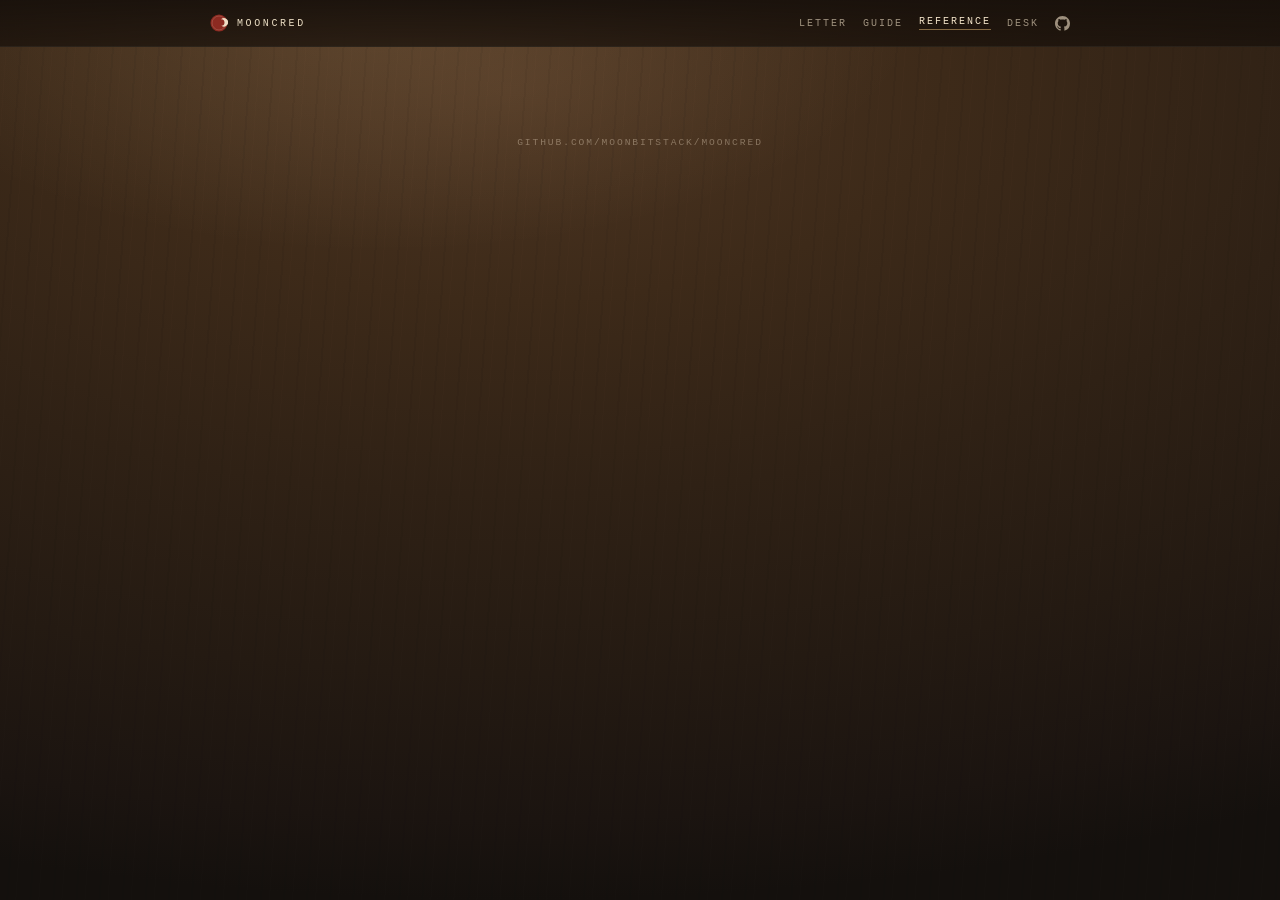
<file: docs/api.template.html>
<!DOCTYPE html>
<html lang="en">
<head>
<meta charset="utf-8">
<meta name="viewport" content="width=device-width, initial-scale=1, viewport-fit=cover">
<title>mooncred — the reference</title>
<meta name="description" content="Every public type, function and value of mooncred, by package, generated from the interfaces.">
<meta name="theme-color" content="#171110">
<link rel="icon" href="data:image/svg+xml,%3Csvg xmlns='http://www.w3.org/2000/svg' viewBox='0 0 32 32'%3E%3Ccircle cx='16' cy='16' r='14.2' fill='%238E2C21'/%3E%3Ccircle cx='16' cy='16' r='14.2' fill='none' stroke='%23541610' stroke-width='1.6' opacity='.7'/%3E%3Cpath d='M22 9.4A8.4 8.4 0 1 0 22 22.6 6.9 6.9 0 0 1 22 9.4Z' fill='%23F1E2C6'/%3E%3C/svg%3E">
<link rel="stylesheet" href="assets/letter.css">
<script type="module" src="assets/scrollbar.js"></script>
</head>
<body>
<svg class="defs" aria-hidden="true" focusable="false">
  <!-- the torn edge of the letter's paper, as on the first page -->
  <filter id="f-deckle" x="-2%" y="-2%" width="104%" height="104%">
    <feTurbulence type="fractalNoise" baseFrequency="0.04" numOctaves="4" seed="9" result="n"/>
    <feDisplacementMap in="SourceGraphic" in2="n" scale="7" xChannelSelector="R" yChannelSelector="G"/>
  </filter>
</svg>

<header class="bar">
  <a class="home" href="./">
    <svg viewBox="0 0 40 40" aria-hidden="true"><circle cx="20" cy="20" r="19" fill="#8C2A21"/><circle cx="20" cy="20" r="15.4" fill="none" stroke="#F0DCC8" stroke-opacity=".45" stroke-width=".9"/><path d="M24.4 11.6 a9.4 9.4 0 1 1 .9 14.6 a7.2 7.2 0 0 0 -.9-14.6" fill="#EFDCC4"/></svg>
    <span>mooncred</span>
  </a>
  <nav aria-label="Site">
    <a href="./">letter</a>
    <a href="guide.html">guide</a>
    <a href="api.html" aria-current="page">reference</a>
    <a href="try.html">desk</a>
    <a class="gh" href="https://github.com/moonbitstack/mooncred" aria-label="GitHub"><svg viewBox="0 0 16 16" aria-hidden="true"><path d="M8 0C3.58 0 0 3.58 0 8c0 3.54 2.29 6.53 5.47 7.59.4.07.55-.17.55-.38 0-.19-.01-.82-.01-1.49-2.01.37-2.53-.49-2.69-.94-.09-.23-.48-.94-.82-1.13-.28-.15-.68-.52-.01-.53.63-.01 1.08.58 1.23.82.72 1.21 1.87.87 2.33.66.07-.52.28-.87.51-1.07-1.78-.2-3.64-.89-3.64-3.95 0-.87.31-1.59.82-2.15-.08-.2-.36-1.02.08-2.12 0 0 .67-.21 2.2.82.64-.18 1.32-.27 2-.27.68 0 1.36.09 2 .27 1.53-1.04 2.2-.82 2.2-.82.44 1.1.16 1.92.08 2.12.51.56.82 1.27.82 2.15 0 3.07-1.87 3.75-3.65 3.95.29.25.54.73.54 1.48 0 1.07-.01 1.93-.01 2.2 0 .21.15.46.55.38A8.013 8.013 0 0016 8c0-4.42-3.58-8-8-8z"/></svg></a>
  </nav>
</header>

<main class="stack">

<!-- sheets -->

</main>

<footer class="desk-foot"><a href="https://github.com/moonbitstack/mooncred">github.com/moonbitstack/mooncred</a></footer>

</body>
</html>
</file>
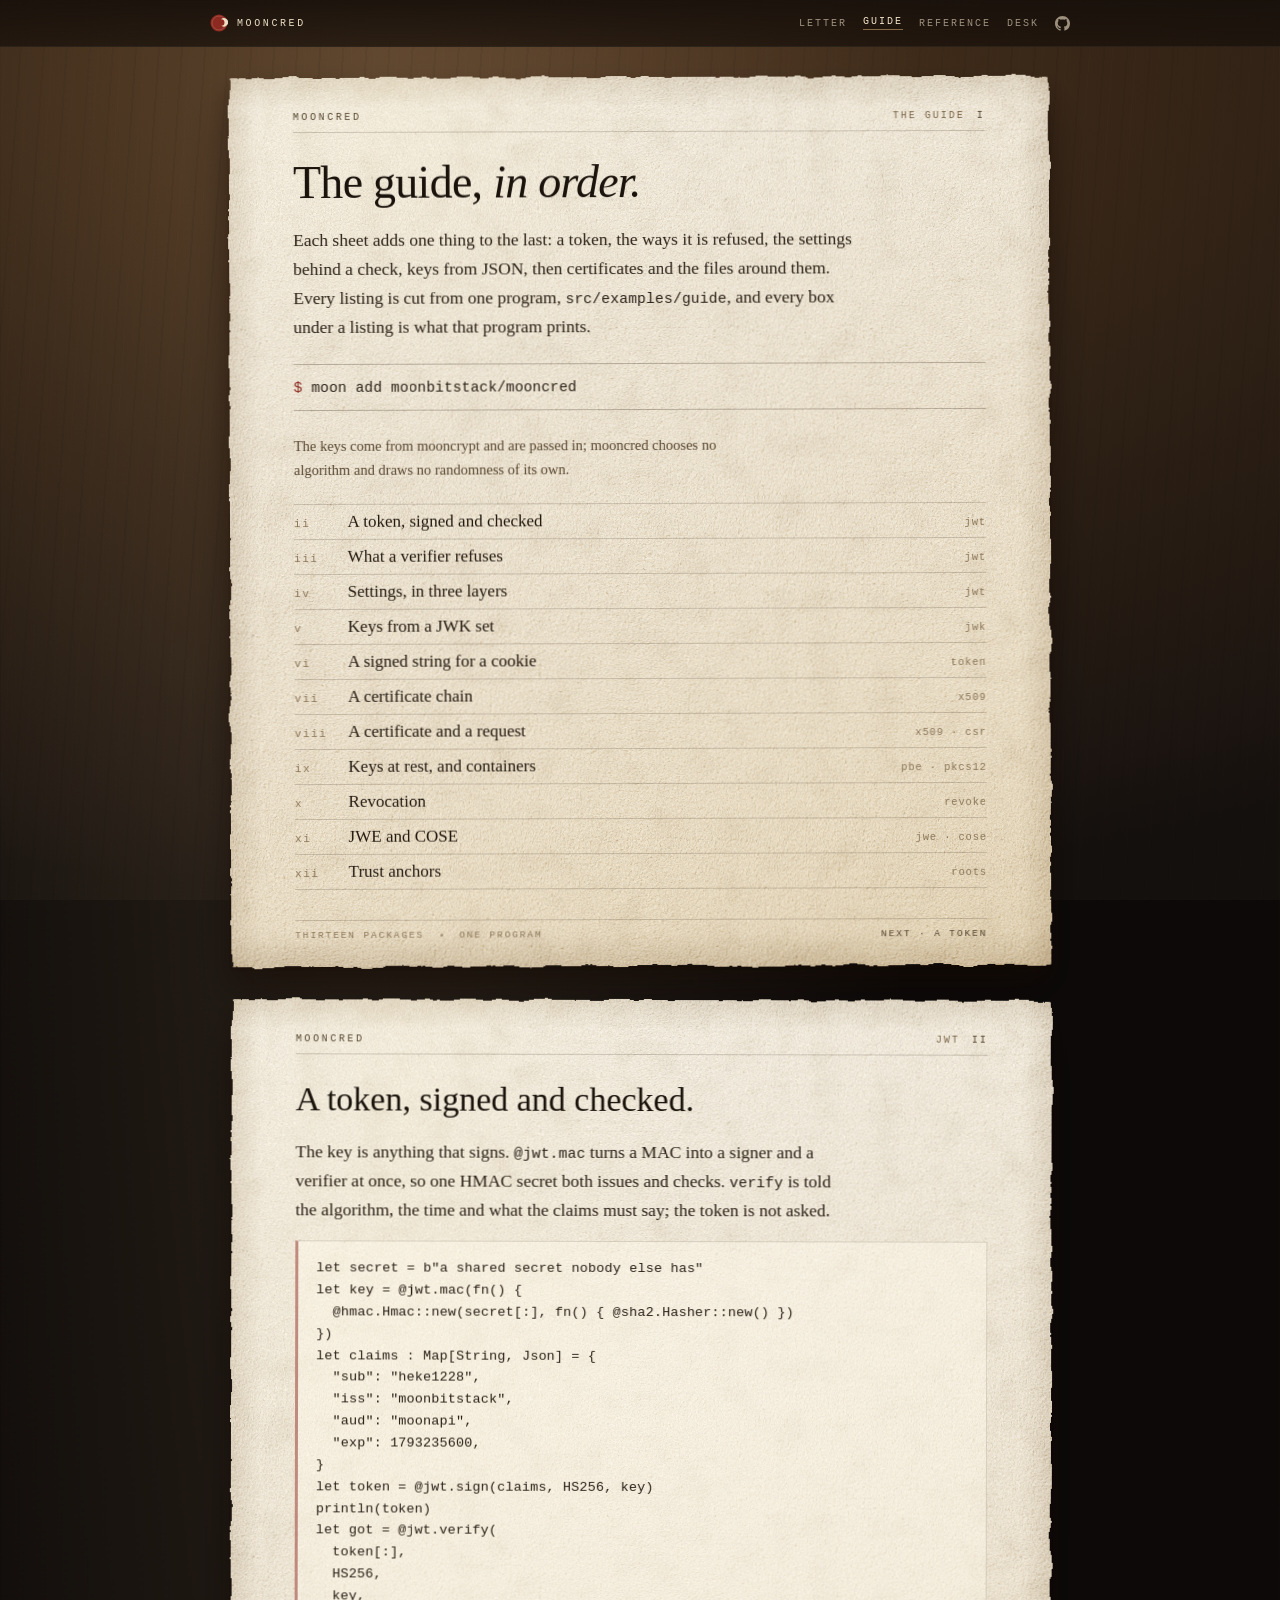
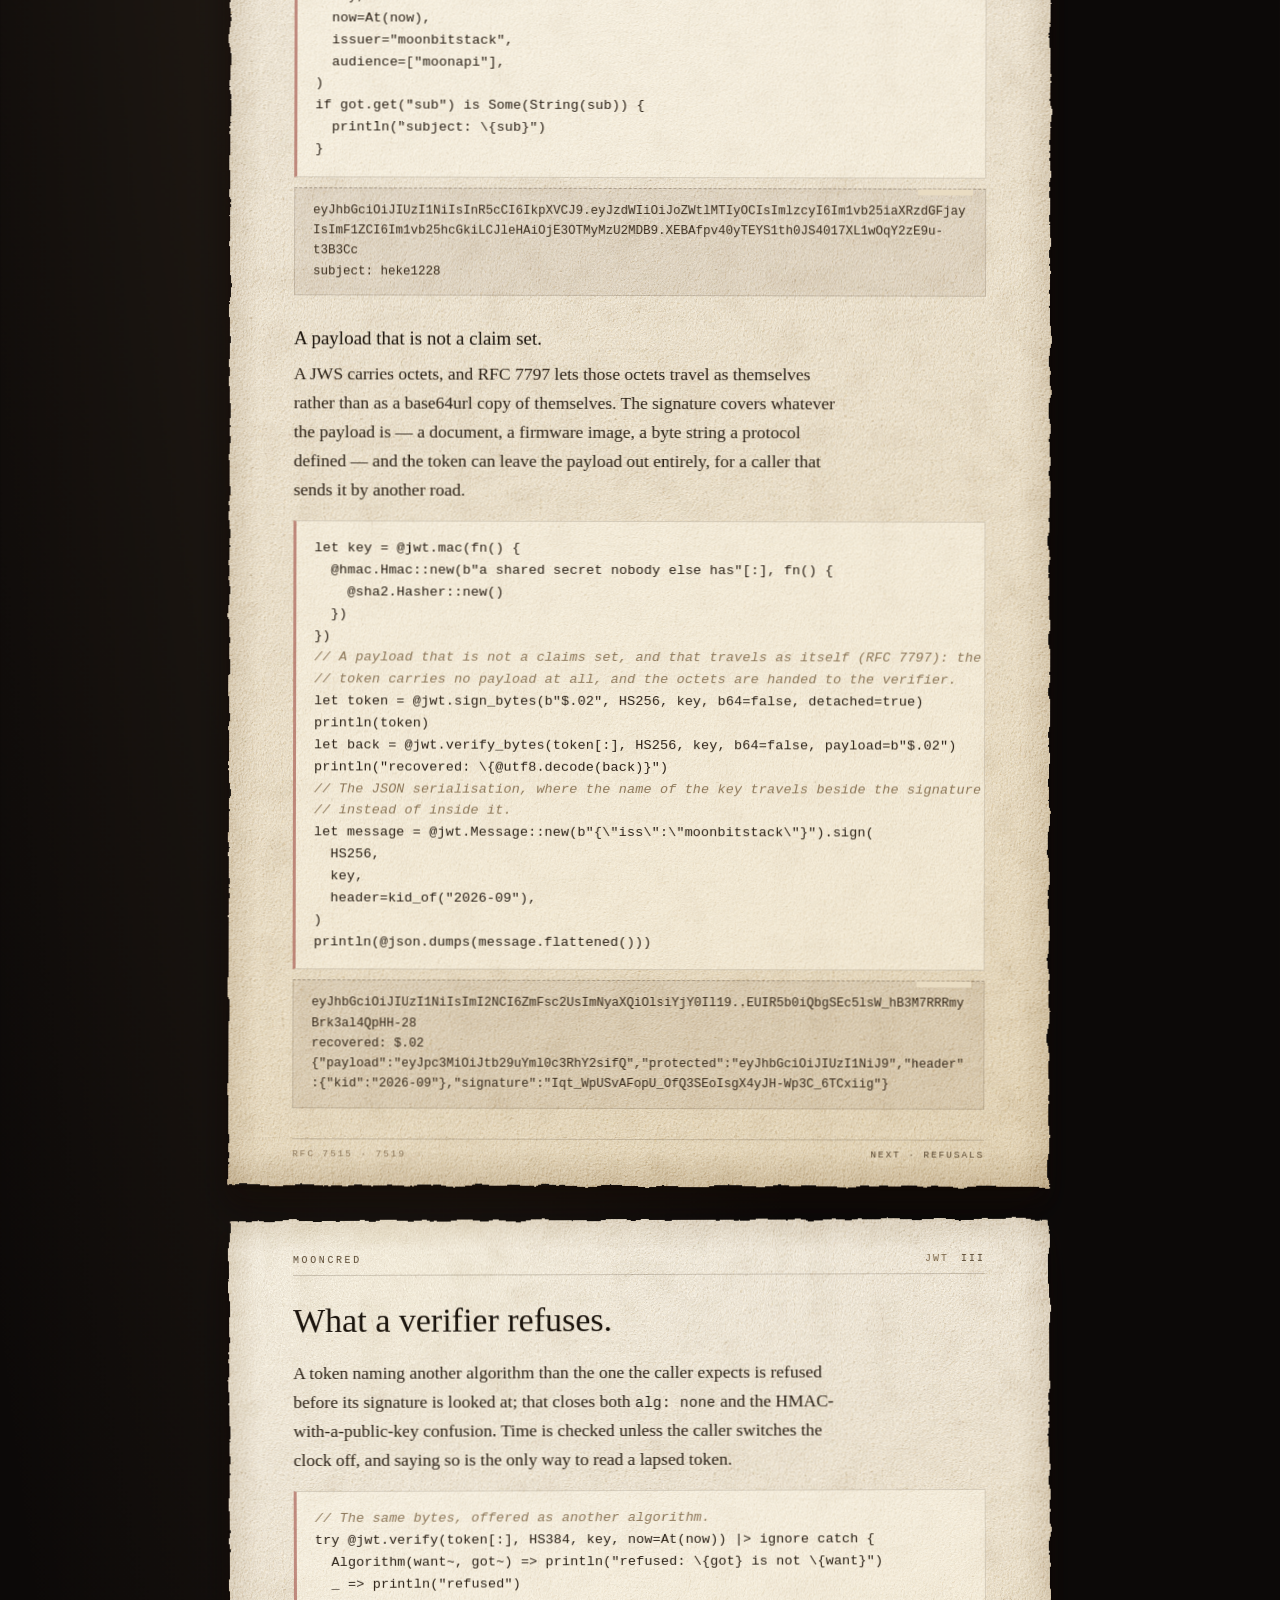
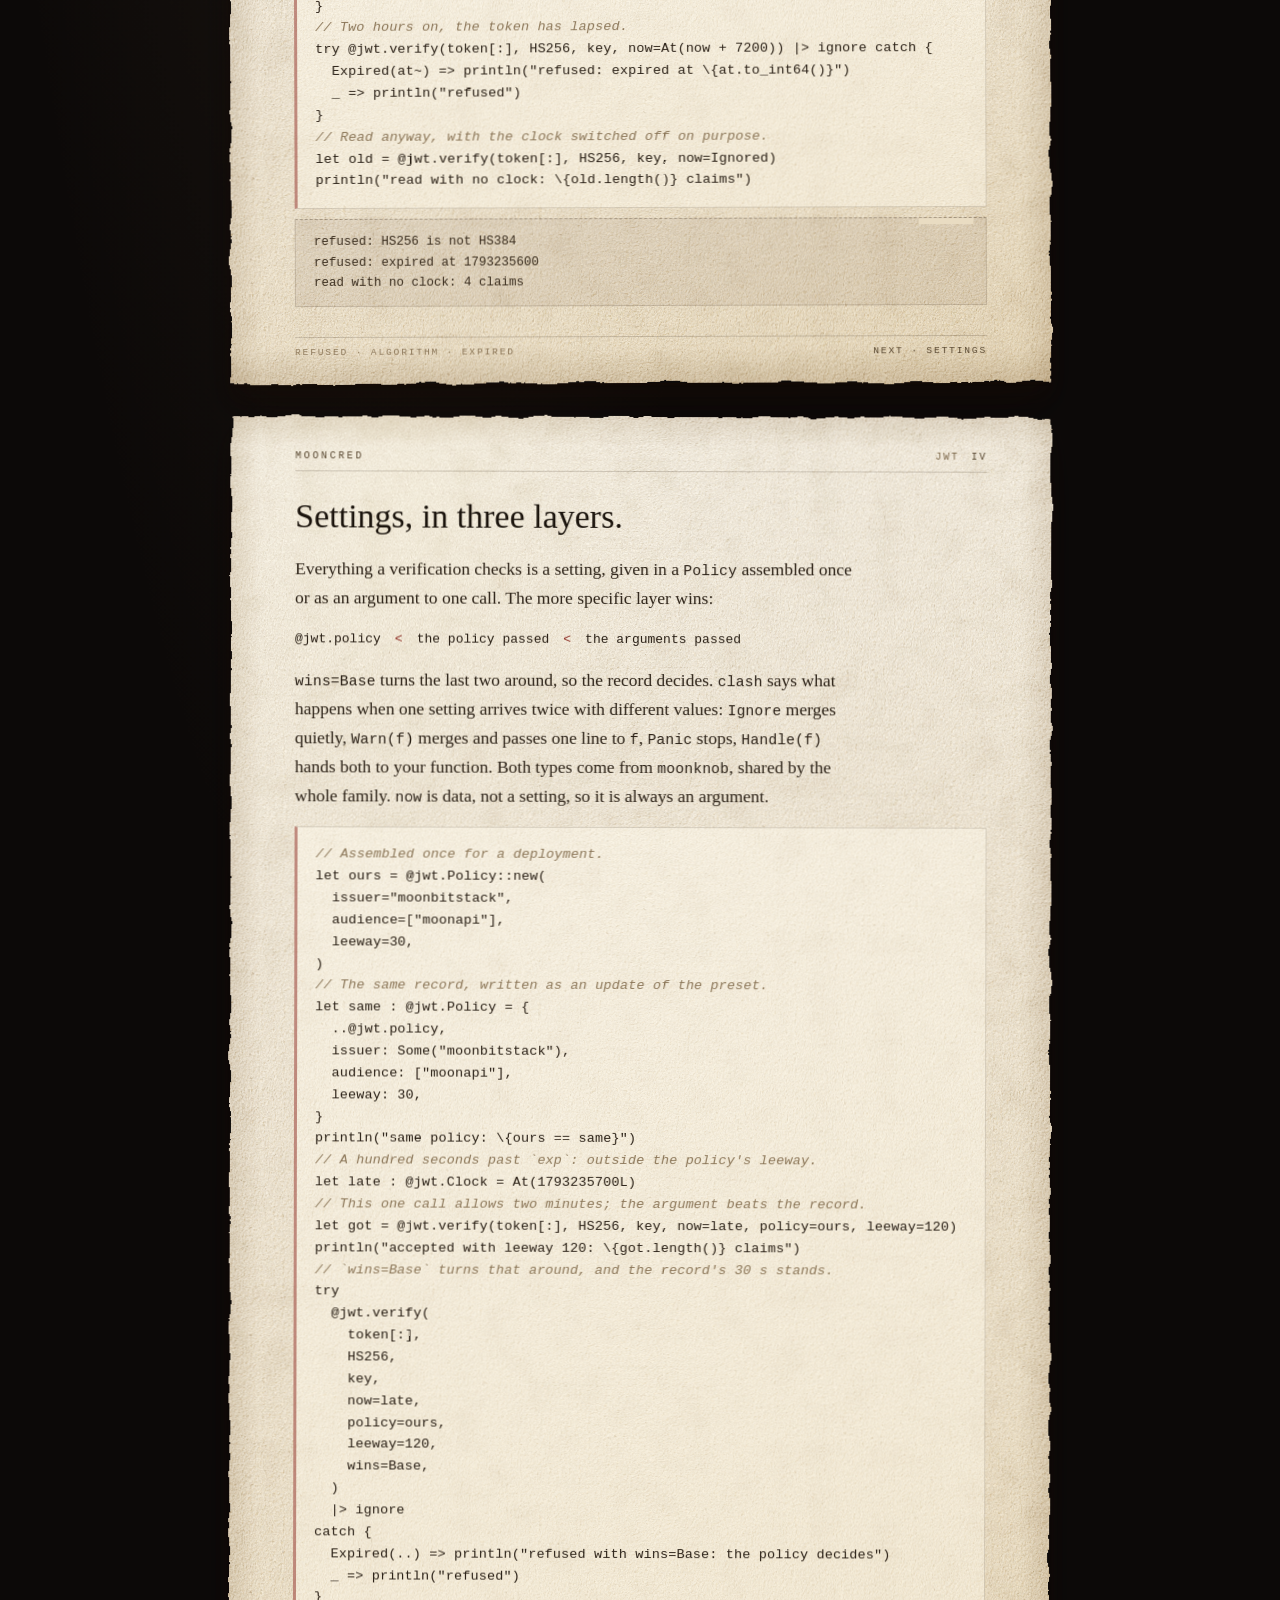
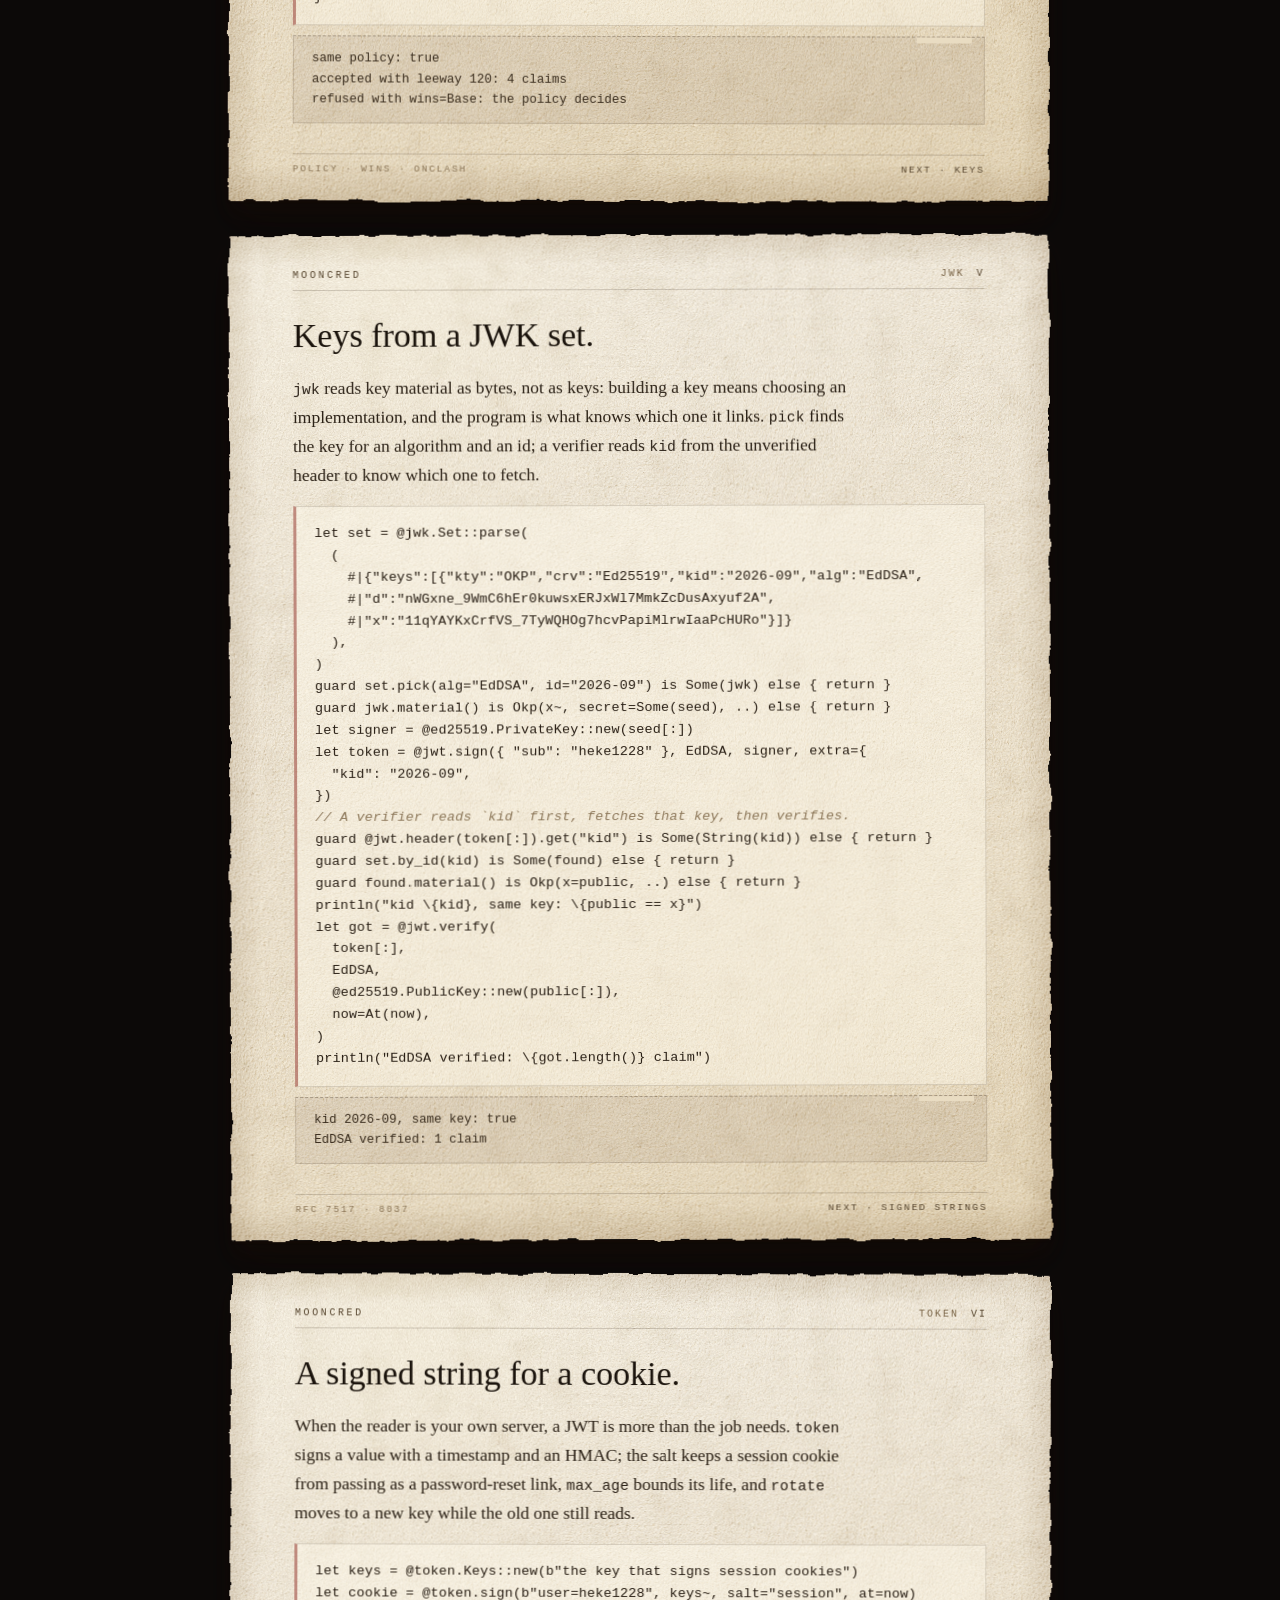
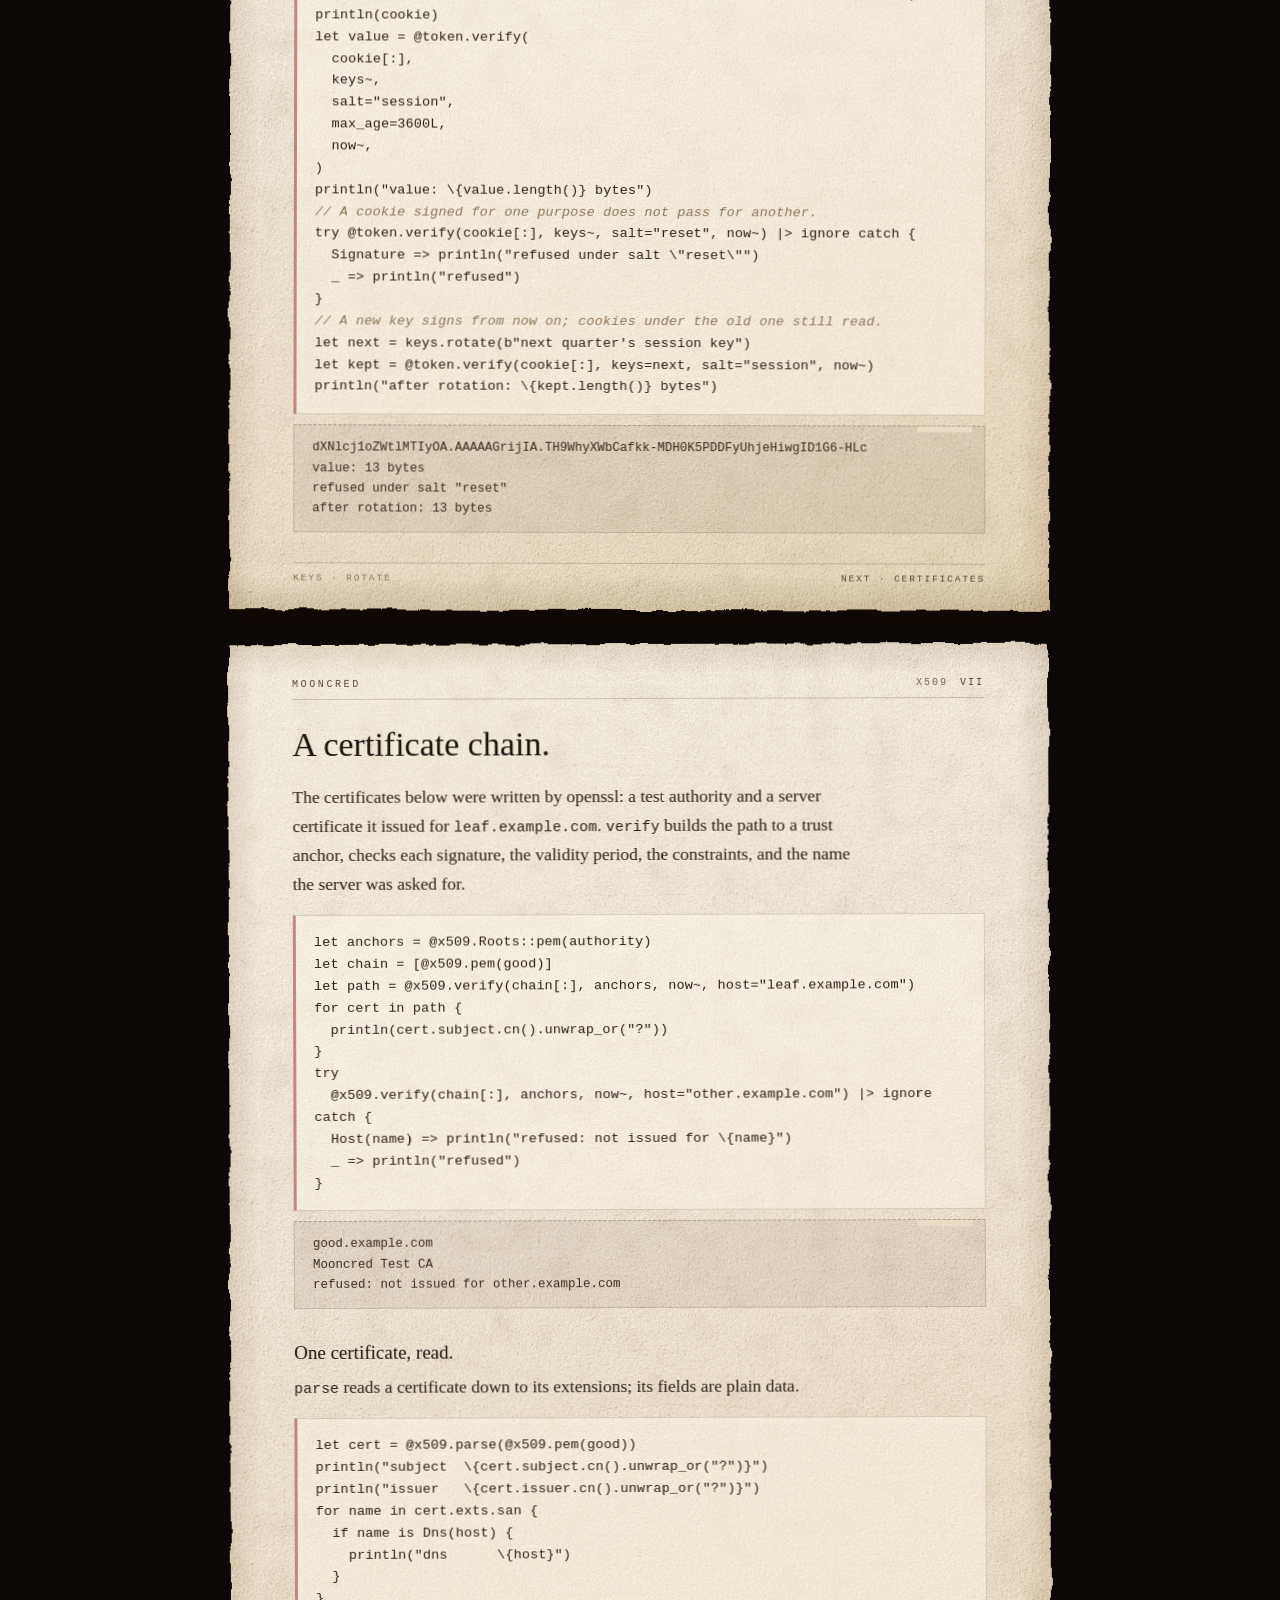
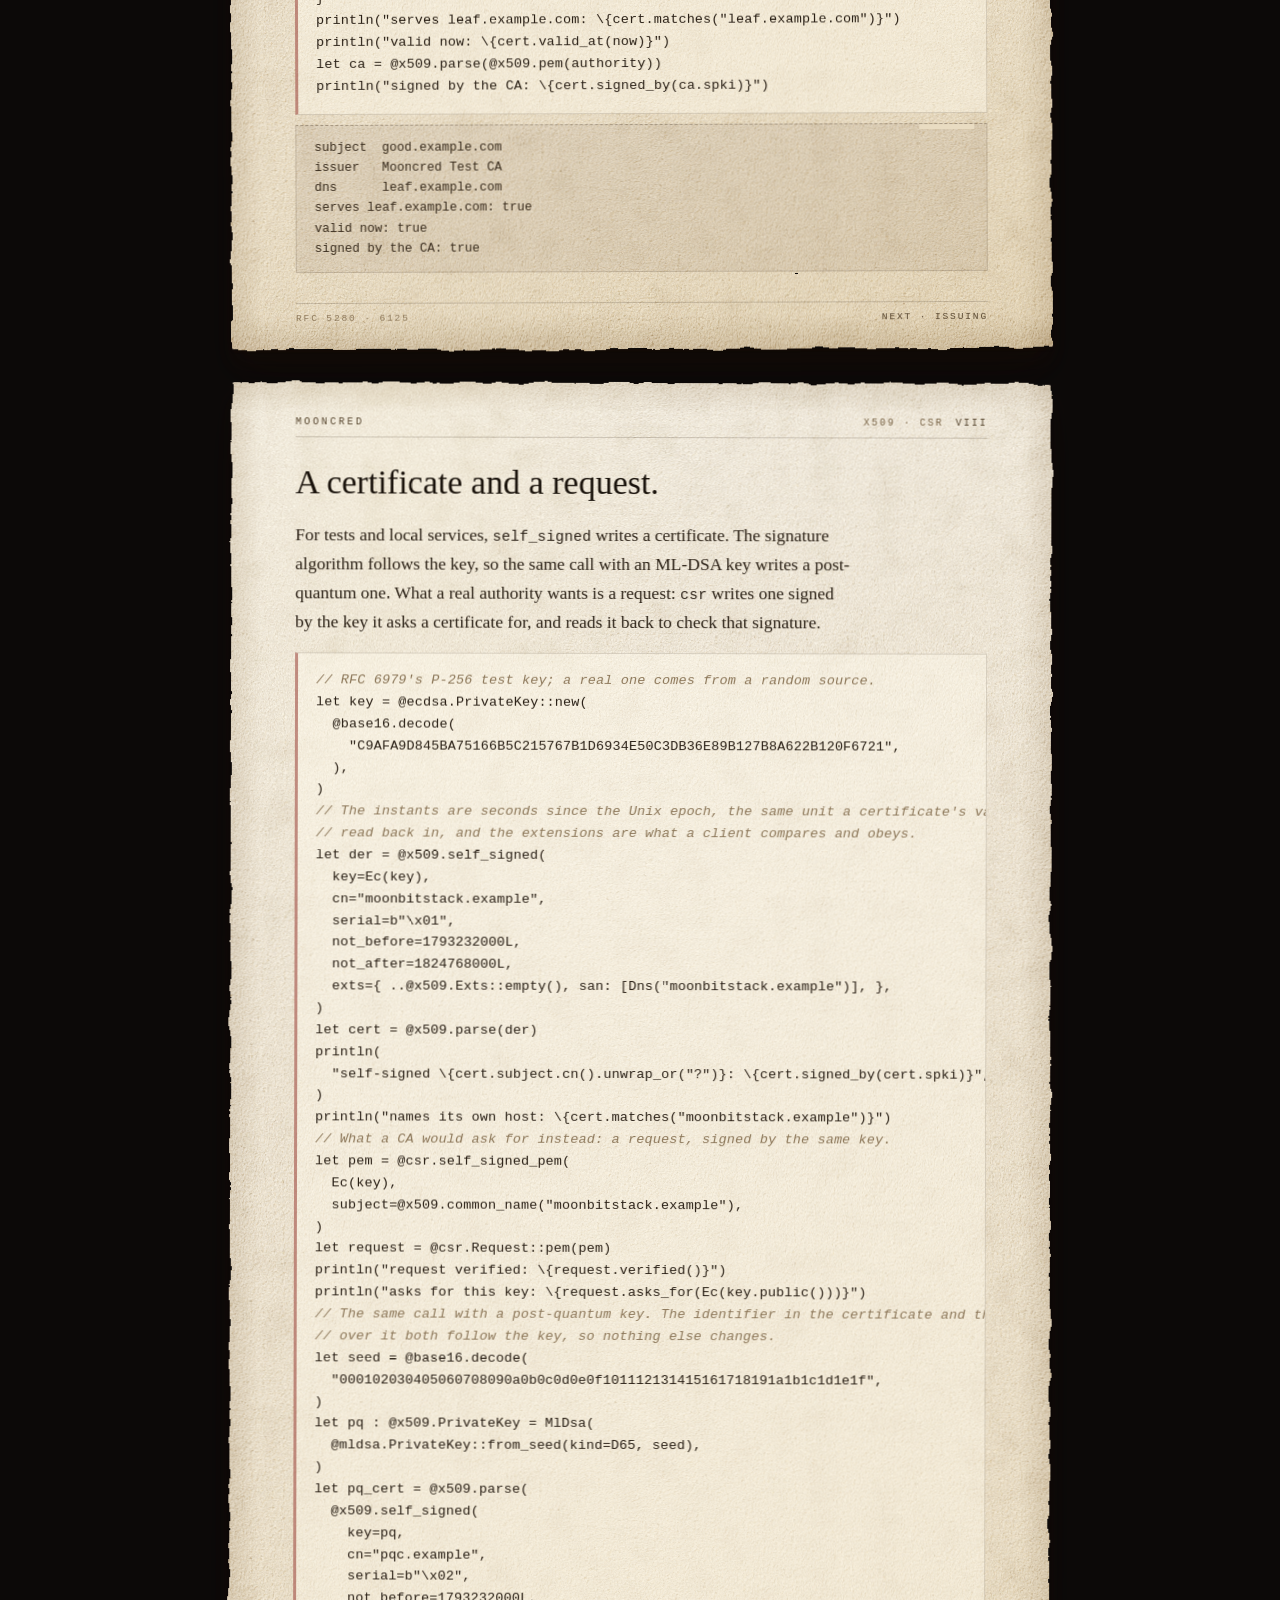
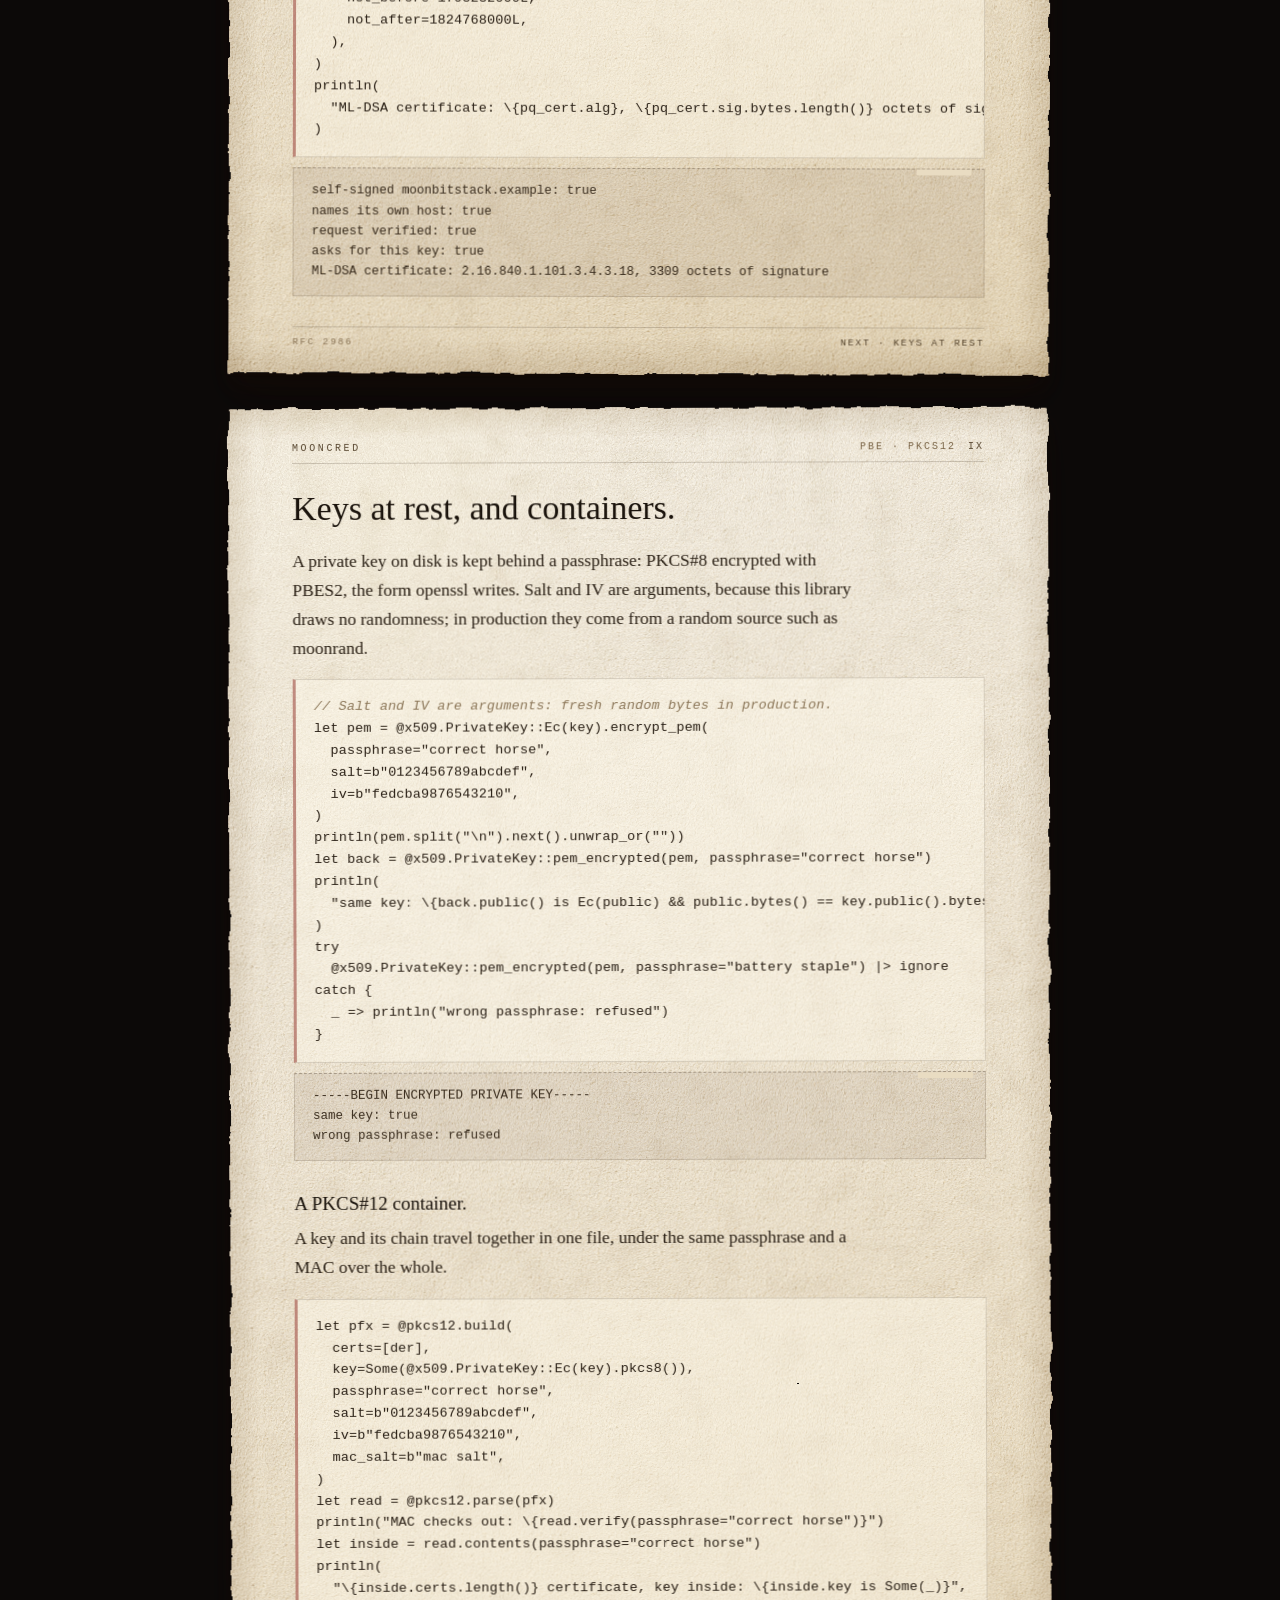
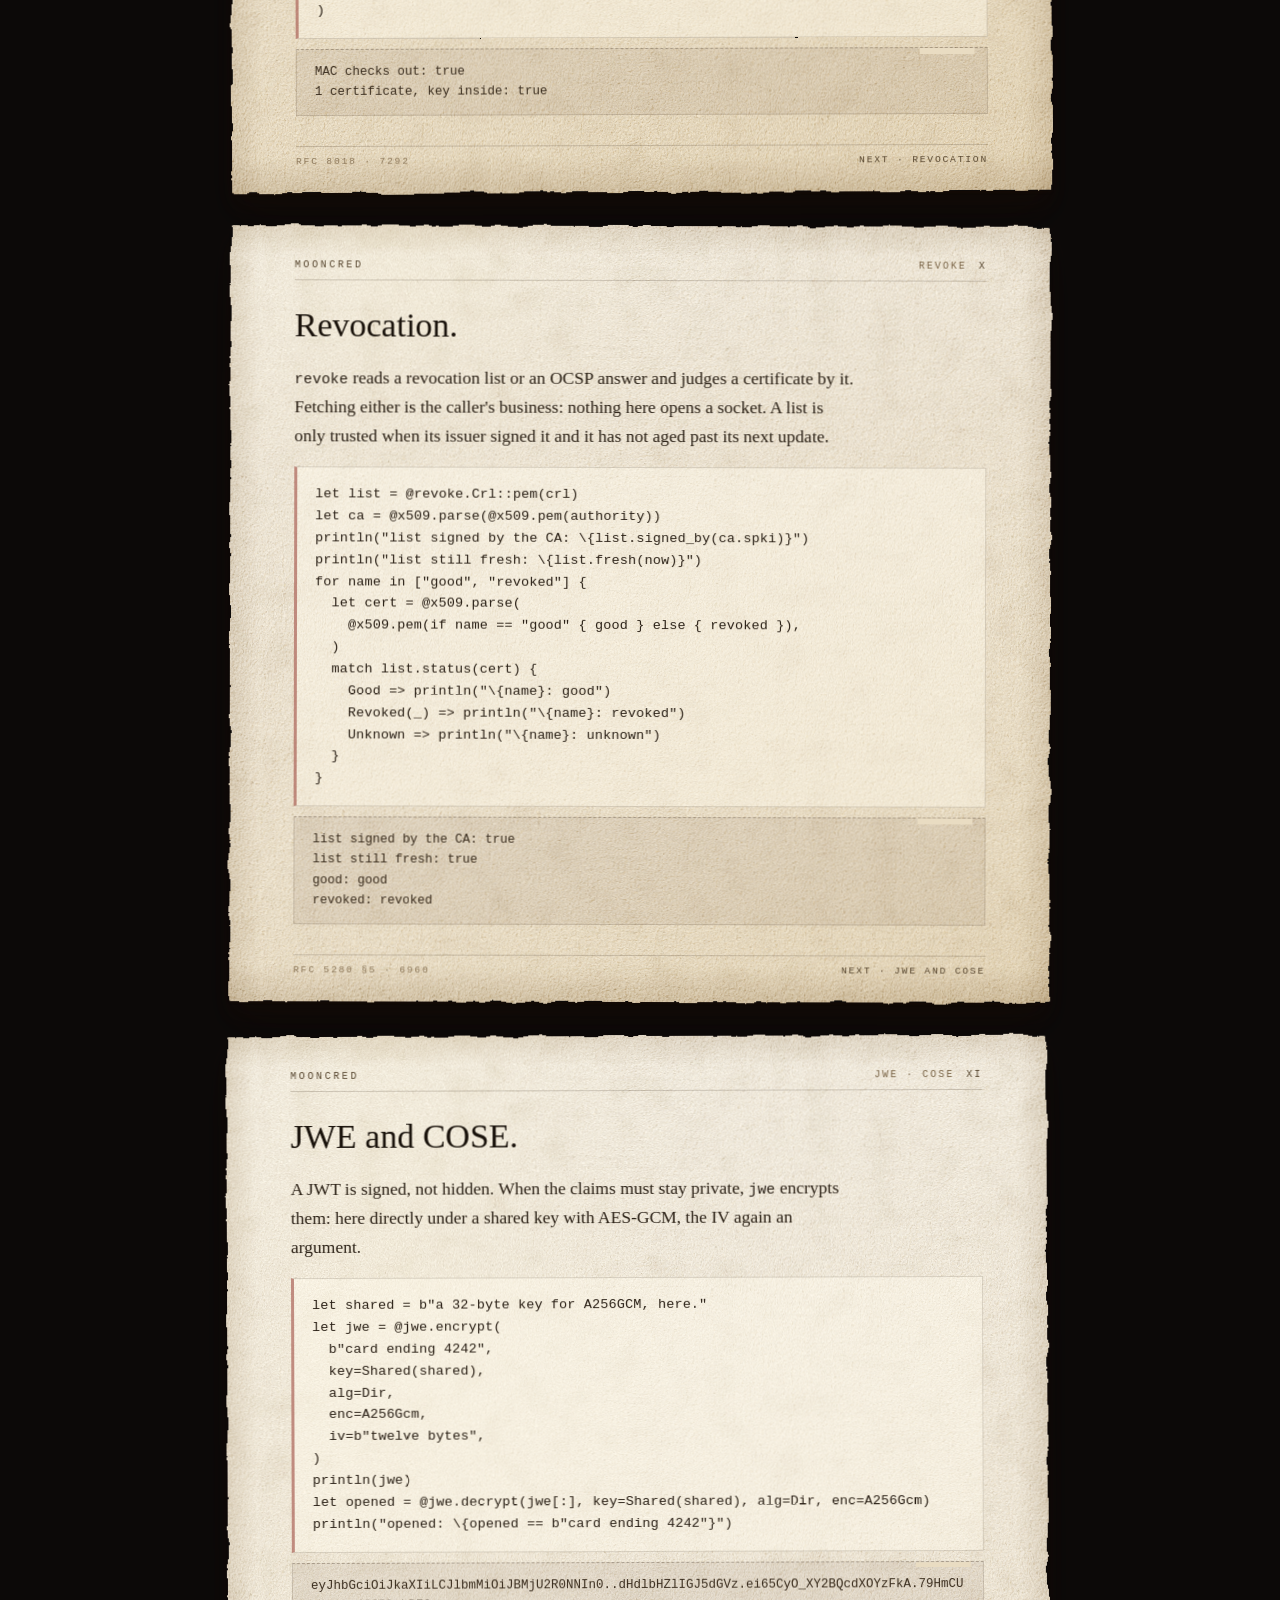
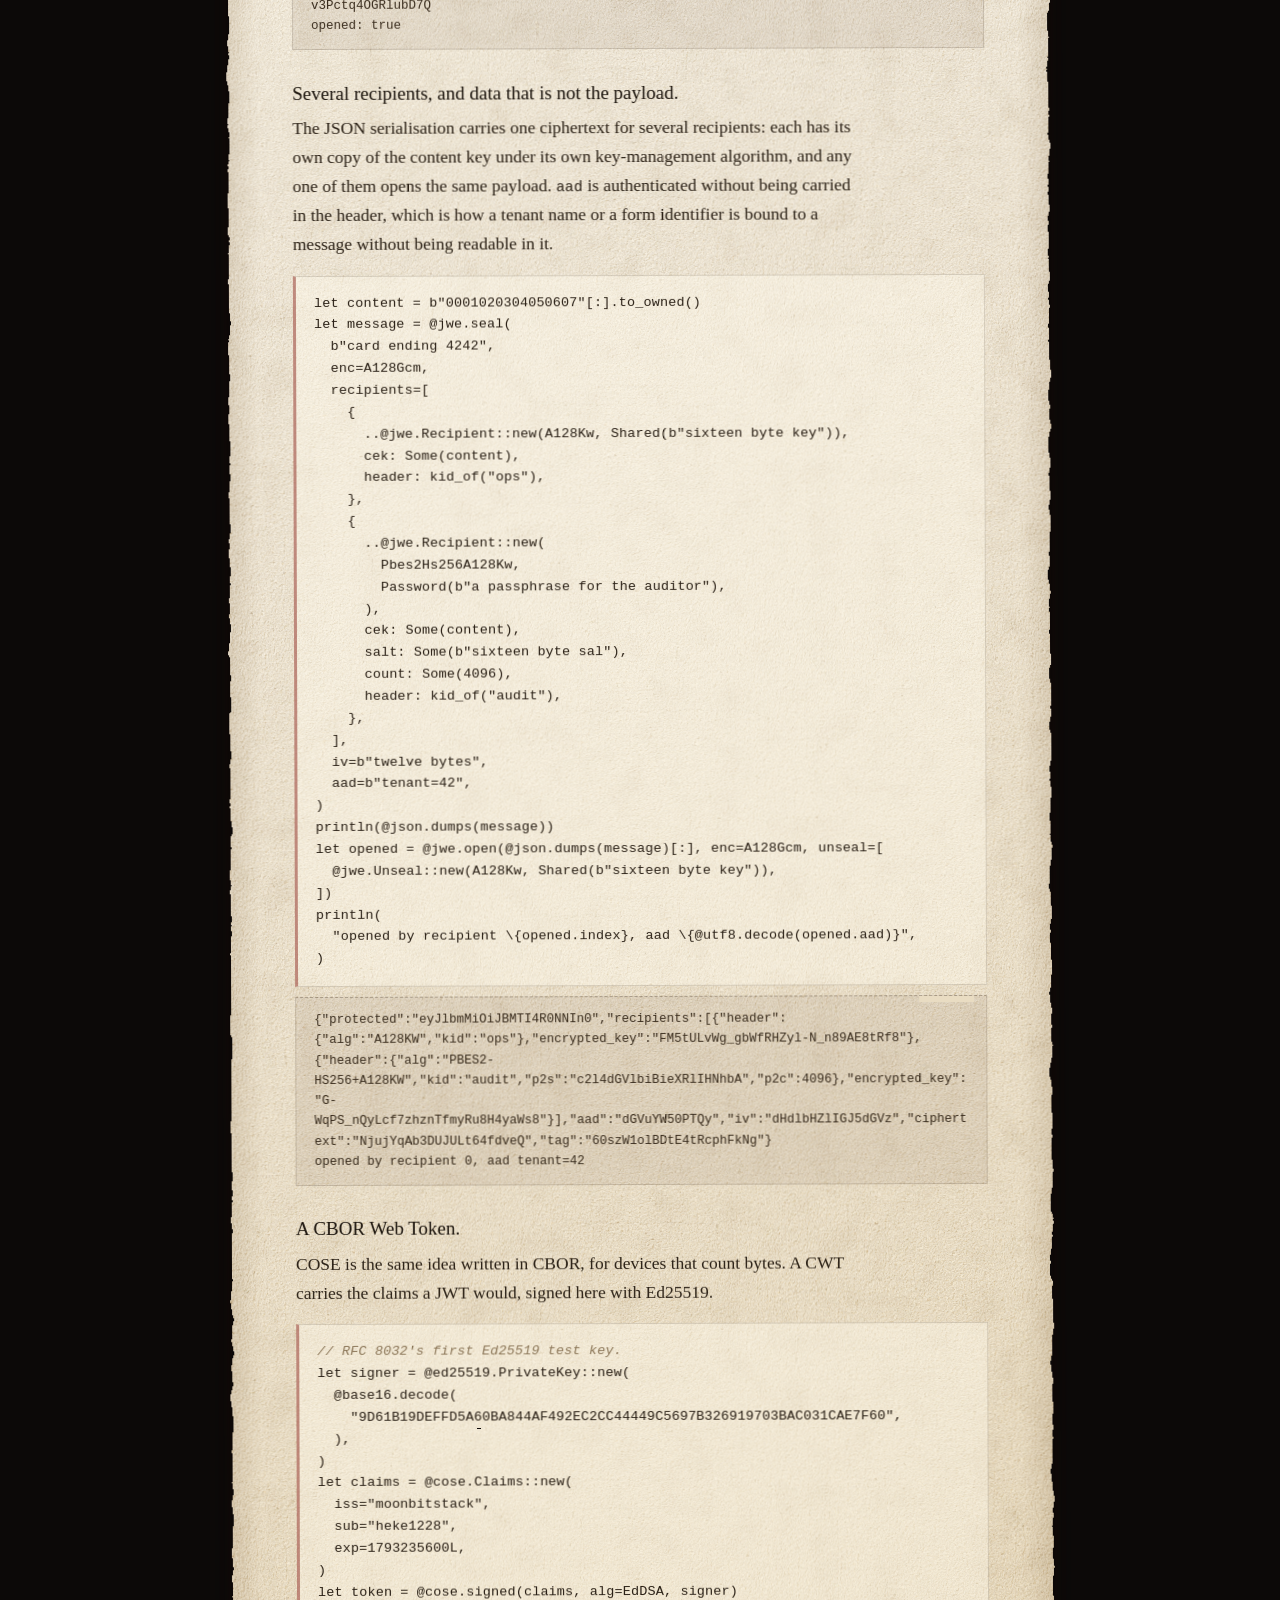
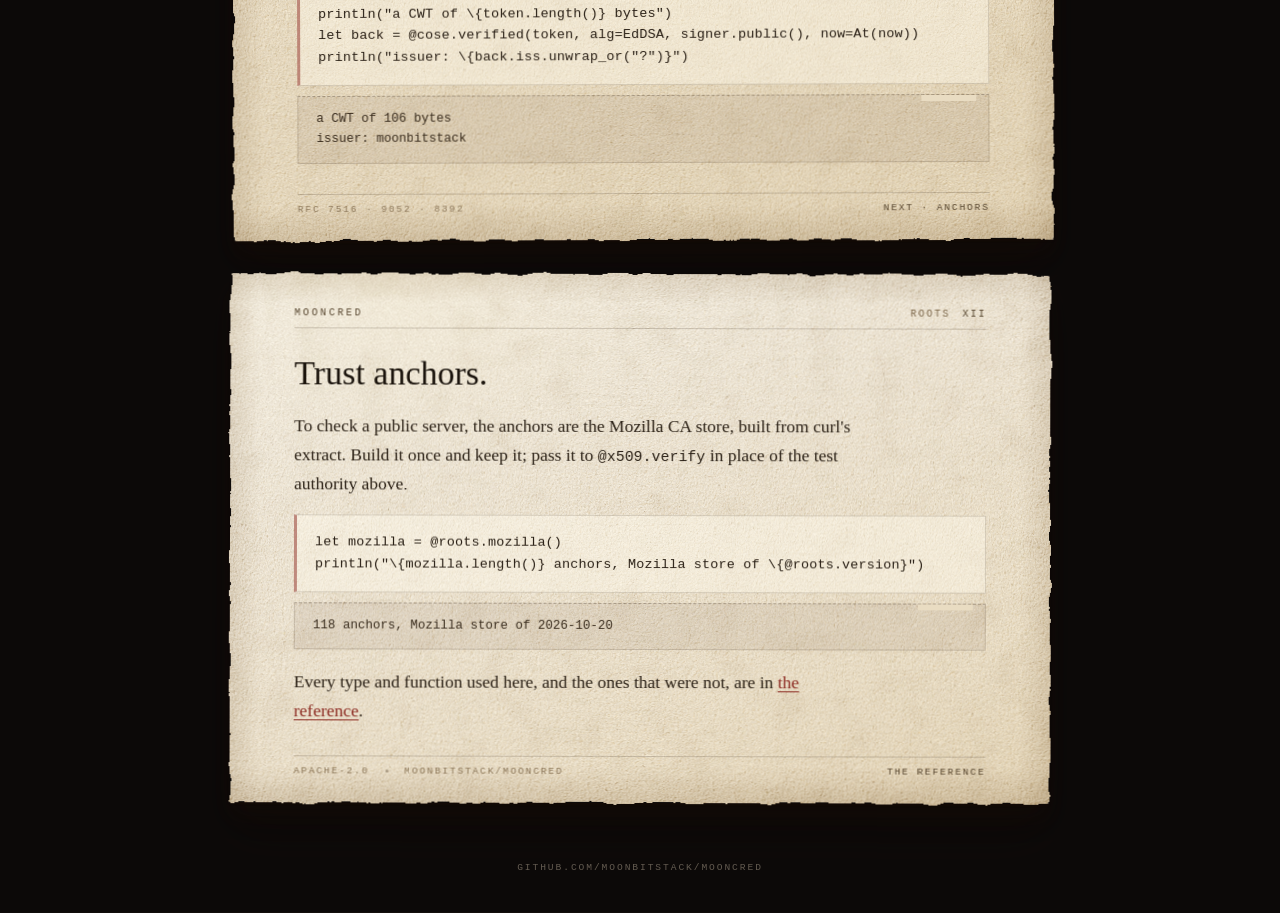
<file: docs/guide.html>
<!DOCTYPE html>
<html lang="en">
<head>
<meta charset="utf-8">
<meta name="viewport" content="width=device-width, initial-scale=1, viewport-fit=cover">
<title>mooncred — the guide</title>
<meta name="description" content="mooncred step by step: tokens, keys, certificates, requests, containers, revocation, JWE and COSE, each with what it prints.">
<meta name="theme-color" content="#171110">
<link rel="icon" href="data:image/svg+xml,%3Csvg xmlns='http://www.w3.org/2000/svg' viewBox='0 0 32 32'%3E%3Ccircle cx='16' cy='16' r='14.2' fill='%238E2C21'/%3E%3Ccircle cx='16' cy='16' r='14.2' fill='none' stroke='%23541610' stroke-width='1.6' opacity='.7'/%3E%3Cpath d='M22 9.4A8.4 8.4 0 1 0 22 22.6 6.9 6.9 0 0 1 22 9.4Z' fill='%23F1E2C6'/%3E%3C/svg%3E">
<link rel="stylesheet" href="assets/letter.css">
<script type="module" src="assets/scrollbar.js"></script>
</head>
<body>
<svg class="defs" aria-hidden="true" focusable="false">
  <!-- the torn edge of the letter's paper, as on the first page -->
  <filter id="f-deckle" x="-2%" y="-2%" width="104%" height="104%">
    <feTurbulence type="fractalNoise" baseFrequency="0.04" numOctaves="4" seed="9" result="n"/>
    <feDisplacementMap in="SourceGraphic" in2="n" scale="7" xChannelSelector="R" yChannelSelector="G"/>
  </filter>
</svg>

<header class="bar">
  <a class="home" href="./">
    <svg viewBox="0 0 40 40" aria-hidden="true"><circle cx="20" cy="20" r="19" fill="#8C2A21"/><circle cx="20" cy="20" r="15.4" fill="none" stroke="#F0DCC8" stroke-opacity=".45" stroke-width=".9"/><path d="M24.4 11.6 a9.4 9.4 0 1 1 .9 14.6 a7.2 7.2 0 0 0 -.9-14.6" fill="#EFDCC4"/></svg>
    <span>mooncred</span>
  </a>
  <nav aria-label="Site">
    <a href="./">letter</a>
    <a href="guide.html" aria-current="page">guide</a>
    <a href="api.html">reference</a>
    <a href="try.html">desk</a>
    <a class="gh" href="https://github.com/moonbitstack/mooncred" aria-label="GitHub"><svg viewBox="0 0 16 16" aria-hidden="true"><path d="M8 0C3.58 0 0 3.58 0 8c0 3.54 2.29 6.53 5.47 7.59.4.07.55-.17.55-.38 0-.19-.01-.82-.01-1.49-2.01.37-2.53-.49-2.69-.94-.09-.23-.48-.94-.82-1.13-.28-.15-.68-.52-.01-.53.63-.01 1.08.58 1.23.82.72 1.21 1.87.87 2.33.66.07-.52.28-.87.51-1.07-1.78-.2-3.64-.89-3.64-3.95 0-.87.31-1.59.82-2.15-.08-.2-.36-1.02.08-2.12 0 0 .67-.21 2.2.82.64-.18 1.32-.27 2-.27.68 0 1.36.09 2 .27 1.53-1.04 2.2-.82 2.2-.82.44 1.1.16 1.92.08 2.12.51.56.82 1.27.82 2.15 0 3.07-1.87 3.75-3.65 3.95.29.25.54.73.54 1.48 0 1.07-.01 1.93-.01 2.2 0 .21.15.46.55.38A8.013 8.013 0 0016 8c0-4.42-3.58-8-8-8z"/></svg></a>
  </nav>
</header>

<main class="stack">

  <article class="sheet" id="start">
    <header class="lh"><span class="name">Mooncred</span><span class="spacer"></span><span>the guide</span><span class="folio">i</span></header>
    <h1>The guide, <em>in order.</em></h1>
    <p>Each sheet adds one thing to the last: a token, the ways it is refused, the settings behind a check, keys from JSON, then certificates and the files around them. Every listing is cut from one program, <code>src/examples/guide</code>, and every box under a listing is what that program prints.</p>
    <div class="band"><code><span class="prompt">$</span> moon add moonbitstack/mooncred</code></div>
    <p class="small">The keys come from mooncrypt and are passed in; mooncred chooses no algorithm and draws no randomness of its own.</p>
    <nav class="idx" aria-label="In this guide">
      <a href="#sign"><span class="n">ii</span><span class="t">A token, signed and checked</span><span class="d">jwt</span></a>
      <a href="#refuse"><span class="n">iii</span><span class="t">What a verifier refuses</span><span class="d">jwt</span></a>
      <a href="#policy"><span class="n">iv</span><span class="t">Settings, in three layers</span><span class="d">jwt</span></a>
      <a href="#jwk"><span class="n">v</span><span class="t">Keys from a JWK set</span><span class="d">jwk</span></a>
      <a href="#token"><span class="n">vi</span><span class="t">A signed string for a cookie</span><span class="d">token</span></a>
      <a href="#chain"><span class="n">vii</span><span class="t">A certificate chain</span><span class="d">x509</span></a>
      <a href="#issue"><span class="n">viii</span><span class="t">A certificate and a request</span><span class="d">x509 · csr</span></a>
      <a href="#keys"><span class="n">ix</span><span class="t">Keys at rest, and containers</span><span class="d">pbe · pkcs12</span></a>
      <a href="#revoke"><span class="n">x</span><span class="t">Revocation</span><span class="d">revoke</span></a>
      <a href="#jwe"><span class="n">xi</span><span class="t">JWE and COSE</span><span class="d">jwe · cose</span></a>
      <a href="#roots"><span class="n">xii</span><span class="t">Trust anchors</span><span class="d">roots</span></a>
    </nav>
    <footer class="foot"><span>thirteen packages</span><span class="dot"></span><span>one program</span><a class="next" href="#sign">next · a token</a></footer>
  </article>

  <article class="sheet" id="sign">
    <header class="lh"><span class="name">Mooncred</span><span class="spacer"></span><span>jwt</span><span class="folio">ii</span></header>
    <h2>A token, signed and checked.</h2>
    <p>The key is anything that signs. <code>@jwt.mac</code> turns a MAC into a signer and a verifier at once, so one HMAC secret both issues and checks. <code>verify</code> is told the algorithm, the time and what the claims must say; the token is not asked.</p>
    <pre class="listing"><code><!-- code:sign -->let secret = b"a shared secret nobody else has"
let key = @jwt.mac(fn() {
  @hmac.Hmac::new(secret[:], fn() { @sha2.Hasher::new() })
})
let claims : Map[String, Json] = {
  "sub": "heke1228",
  "iss": "moonbitstack",
  "aud": "moonapi",
  "exp": 1793235600,
}
let token = @jwt.sign(claims, HS256, key)
println(token)
let got = @jwt.verify(
  token[:],
  HS256,
  key,
  now=At(now),
  issuer="moonbitstack",
  audience=["moonapi"],
)
if got.get("sub") is Some(String(sub)) {
  println("subject: \{sub}")
}<!-- /code:sign --></code></pre>
    <pre class="out"><!-- run:sign -->eyJhbGciOiJIUzI1NiIsInR5cCI6IkpXVCJ9.eyJzdWIiOiJoZWtlMTIyOCIsImlzcyI6Im1vb25iaXRzdGFjayIsImF1ZCI6Im1vb25hcGkiLCJleHAiOjE3OTMyMzU2MDB9.XEBAfpv40yTEYS1th0JS4017XL1wOqY2zE9u-t3B3Cc
subject: heke1228<!-- /run:sign --></pre>
    <h3>A payload that is not a claim set.</h3>
    <p>A JWS carries octets, and RFC 7797 lets those octets travel as themselves rather than as a base64url copy of themselves. The signature covers whatever the payload is — a document, a firmware image, a byte string a protocol defined — and the token can leave the payload out entirely, for a caller that sends it by another road.</p>
    <pre class="listing"><code><!-- code:jws -->let key = @jwt.mac(fn() {
  @hmac.Hmac::new(b"a shared secret nobody else has"[:], fn() {
    @sha2.Hasher::new()
  })
})
<span class="c">// A payload that is not a claims set, and that travels as itself (RFC 7797): the</span>
<span class="c">// token carries no payload at all, and the octets are handed to the verifier.</span>
let token = @jwt.sign_bytes(b"$.02", HS256, key, b64=false, detached=true)
println(token)
let back = @jwt.verify_bytes(token[:], HS256, key, b64=false, payload=b"$.02")
println("recovered: \{@utf8.decode(back)}")
<span class="c">// The JSON serialisation, where the name of the key travels beside the signature</span>
<span class="c">// instead of inside it.</span>
let message = @jwt.Message::new(b"{\"iss\":\"moonbitstack\"}").sign(
  HS256,
  key,
  header=kid_of("2026-09"),
)
println(@json.dumps(message.flattened()))<!-- /code:jws --></code></pre>
    <pre class="out"><!-- run:jws -->eyJhbGciOiJIUzI1NiIsImI2NCI6ZmFsc2UsImNyaXQiOlsiYjY0Il19..EUIR5b0iQbgSEc5lsW_hB3M7RRRmyBrk3al4QpHH-28
recovered: $.02
{"payload":"eyJpc3MiOiJtb29uYml0c3RhY2sifQ","protected":"eyJhbGciOiJIUzI1NiJ9","header":{"kid":"2026-09"},"signature":"Iqt_WpUSvAFopU_OfQ3SEoIsgX4yJH-Wp3C_6TCxiig"}<!-- /run:jws --></pre>
    <footer class="foot"><span>RFC 7515 · 7519</span><a class="next" href="#refuse">next · refusals</a></footer>
  </article>

  <article class="sheet" id="refuse">
    <header class="lh"><span class="name">Mooncred</span><span class="spacer"></span><span>jwt</span><span class="folio">iii</span></header>
    <h2>What a verifier refuses.</h2>
    <p>A token naming another algorithm than the one the caller expects is refused before its signature is looked at; that closes both <code>alg: none</code> and the HMAC-with-a-public-key confusion. Time is checked unless the caller switches the clock off, and saying so is the only way to read a lapsed token.</p>
    <pre class="listing"><code><!-- code:refuse --><span class="c">// The same bytes, offered as another algorithm.</span>
try @jwt.verify(token[:], HS384, key, now=At(now)) |&gt; ignore catch {
  Algorithm(want~, got~) =&gt; println("refused: \{got} is not \{want}")
  _ =&gt; println("refused")
}
<span class="c">// Two hours on, the token has lapsed.</span>
try @jwt.verify(token[:], HS256, key, now=At(now + 7200)) |&gt; ignore catch {
  Expired(at~) =&gt; println("refused: expired at \{at.to_int64()}")
  _ =&gt; println("refused")
}
<span class="c">// Read anyway, with the clock switched off on purpose.</span>
let old = @jwt.verify(token[:], HS256, key, now=Ignored)
println("read with no clock: \{old.length()} claims")<!-- /code:refuse --></code></pre>
    <pre class="out"><!-- run:refuse -->refused: HS256 is not HS384
refused: expired at 1793235600
read with no clock: 4 claims<!-- /run:refuse --></pre>
    <footer class="foot"><span>Refused · Algorithm · Expired</span><a class="next" href="#policy">next · settings</a></footer>
  </article>

  <article class="sheet" id="policy">
    <header class="lh"><span class="name">Mooncred</span><span class="spacer"></span><span>jwt</span><span class="folio">iv</span></header>
    <h2>Settings, in three layers.</h2>
    <p>Everything a verification checks is a setting, given in a <code>Policy</code> assembled once or as an argument to one call. The more specific layer wins:</p>
    <p class="layers"><span>@jwt.policy</span><i>&lt;</i><span>the policy passed</span><i>&lt;</i><span>the arguments passed</span></p>
    <p><code>wins=Base</code> turns the last two around, so the record decides. <code>clash</code> says what happens when one setting arrives twice with different values: <code>Ignore</code> merges quietly, <code>Warn(f)</code> merges and passes one line to <code>f</code>, <code>Panic</code> stops, <code>Handle(f)</code> hands both to your function. Both types come from <code>moonknob</code>, shared by the whole family. <code>now</code> is data, not a setting, so it is always an argument.</p>
    <pre class="listing"><code><!-- code:policy --><span class="c">// Assembled once for a deployment.</span>
let ours = @jwt.Policy::new(
  issuer="moonbitstack",
  audience=["moonapi"],
  leeway=30,
)
<span class="c">// The same record, written as an update of the preset.</span>
let same : @jwt.Policy = {
  ..@jwt.policy,
  issuer: Some("moonbitstack"),
  audience: ["moonapi"],
  leeway: 30,
}
println("same policy: \{ours == same}")
<span class="c">// A hundred seconds past `exp`: outside the policy's leeway.</span>
let late : @jwt.Clock = At(1793235700L)
<span class="c">// This one call allows two minutes; the argument beats the record.</span>
let got = @jwt.verify(token[:], HS256, key, now=late, policy=ours, leeway=120)
println("accepted with leeway 120: \{got.length()} claims")
<span class="c">// `wins=Base` turns that around, and the record's 30 s stands.</span>
try
  @jwt.verify(
    token[:],
    HS256,
    key,
    now=late,
    policy=ours,
    leeway=120,
    wins=Base,
  )
  |&gt; ignore
catch {
  Expired(..) =&gt; println("refused with wins=Base: the policy decides")
  _ =&gt; println("refused")
}<!-- /code:policy --></code></pre>
    <pre class="out"><!-- run:policy -->same policy: true
accepted with leeway 120: 4 claims
refused with wins=Base: the policy decides<!-- /run:policy --></pre>
    <footer class="foot"><span>Policy · Wins · OnClash</span><a class="next" href="#jwk">next · keys</a></footer>
  </article>

  <article class="sheet" id="jwk">
    <header class="lh"><span class="name">Mooncred</span><span class="spacer"></span><span>jwk</span><span class="folio">v</span></header>
    <h2>Keys from a JWK set.</h2>
    <p><code>jwk</code> reads key material as bytes, not as keys: building a key means choosing an implementation, and the program is what knows which one it links. <code>pick</code> finds the key for an algorithm and an id; a verifier reads <code>kid</code> from the unverified header to know which one to fetch.</p>
    <pre class="listing"><code><!-- code:jwk -->let set = @jwk.Set::parse(
  (
    #|{"keys":[{"kty":"OKP","crv":"Ed25519","kid":"2026-09","alg":"EdDSA",
    #|"d":"nWGxne_9WmC6hEr0kuwsxERJxWl7MmkZcDusAxyuf2A",
    #|"x":"11qYAYKxCrfVS_7TyWQHOg7hcvPapiMlrwIaaPcHURo"}]}
  ),
)
guard set.pick(alg="EdDSA", id="2026-09") is Some(jwk) else { return }
guard jwk.material() is Okp(x~, secret=Some(seed), ..) else { return }
let signer = @ed25519.PrivateKey::new(seed[:])
let token = @jwt.sign({ "sub": "heke1228" }, EdDSA, signer, extra={
  "kid": "2026-09",
})
<span class="c">// A verifier reads `kid` first, fetches that key, then verifies.</span>
guard @jwt.header(token[:]).get("kid") is Some(String(kid)) else { return }
guard set.by_id(kid) is Some(found) else { return }
guard found.material() is Okp(x=public, ..) else { return }
println("kid \{kid}, same key: \{public == x}")
let got = @jwt.verify(
  token[:],
  EdDSA,
  @ed25519.PublicKey::new(public[:]),
  now=At(now),
)
println("EdDSA verified: \{got.length()} claim")<!-- /code:jwk --></code></pre>
    <pre class="out"><!-- run:jwk -->kid 2026-09, same key: true
EdDSA verified: 1 claim<!-- /run:jwk --></pre>
    <footer class="foot"><span>RFC 7517 · 8037</span><a class="next" href="#token">next · signed strings</a></footer>
  </article>

  <article class="sheet" id="token">
    <header class="lh"><span class="name">Mooncred</span><span class="spacer"></span><span>token</span><span class="folio">vi</span></header>
    <h2>A signed string for a cookie.</h2>
    <p>When the reader is your own server, a JWT is more than the job needs. <code>token</code> signs a value with a timestamp and an HMAC; the salt keeps a session cookie from passing as a password-reset link, <code>max_age</code> bounds its life, and <code>rotate</code> moves to a new key while the old one still reads.</p>
    <pre class="listing"><code><!-- code:token -->let keys = @token.Keys::new(b"the key that signs session cookies")
let cookie = @token.sign(b"user=heke1228", keys~, salt="session", at=now)
println(cookie)
let value = @token.verify(
  cookie[:],
  keys~,
  salt="session",
  max_age=3600L,
  now~,
)
println("value: \{value.length()} bytes")
<span class="c">// A cookie signed for one purpose does not pass for another.</span>
try @token.verify(cookie[:], keys~, salt="reset", now~) |&gt; ignore catch {
  Signature =&gt; println("refused under salt \"reset\"")
  _ =&gt; println("refused")
}
<span class="c">// A new key signs from now on; cookies under the old one still read.</span>
let next = keys.rotate(b"next quarter's session key")
let kept = @token.verify(cookie[:], keys=next, salt="session", now~)
println("after rotation: \{kept.length()} bytes")<!-- /code:token --></code></pre>
    <pre class="out"><!-- run:token -->dXNlcj1oZWtlMTIyOA.AAAAAGrijIA.TH9WhyXWbCafkk-MDH0K5PDDFyUhjeHiwgID1G6-HLc
value: 13 bytes
refused under salt "reset"
after rotation: 13 bytes<!-- /run:token --></pre>
    <footer class="foot"><span>Keys · rotate</span><a class="next" href="#chain">next · certificates</a></footer>
  </article>

  <article class="sheet" id="chain">
    <header class="lh"><span class="name">Mooncred</span><span class="spacer"></span><span>x509</span><span class="folio">vii</span></header>
    <h2>A certificate chain.</h2>
    <p>The certificates below were written by openssl: a test authority and a server certificate it issued for <code>leaf.example.com</code>. <code>verify</code> builds the path to a trust anchor, checks each signature, the validity period, the constraints, and the name the server was asked for.</p>
    <pre class="listing"><code><!-- code:chain -->let anchors = @x509.Roots::pem(authority)
let chain = [@x509.pem(good)]
let path = @x509.verify(chain[:], anchors, now~, host="leaf.example.com")
for cert in path {
  println(cert.subject.cn().unwrap_or("?"))
}
try
  @x509.verify(chain[:], anchors, now~, host="other.example.com") |&gt; ignore
catch {
  Host(name) =&gt; println("refused: not issued for \{name}")
  _ =&gt; println("refused")
}<!-- /code:chain --></code></pre>
    <pre class="out"><!-- run:chain -->good.example.com
Mooncred Test CA
refused: not issued for other.example.com<!-- /run:chain --></pre>
    <h3>One certificate, read.</h3>
    <p><code>parse</code> reads a certificate down to its extensions; its fields are plain data.</p>
    <pre class="listing"><code><!-- code:read -->let cert = @x509.parse(@x509.pem(good))
println("subject  \{cert.subject.cn().unwrap_or("?")}")
println("issuer   \{cert.issuer.cn().unwrap_or("?")}")
for name in cert.exts.san {
  if name is Dns(host) {
    println("dns      \{host}")
  }
}
println("serves leaf.example.com: \{cert.matches("leaf.example.com")}")
println("valid now: \{cert.valid_at(now)}")
let ca = @x509.parse(@x509.pem(authority))
println("signed by the CA: \{cert.signed_by(ca.spki)}")<!-- /code:read --></code></pre>
    <pre class="out"><!-- run:read -->subject  good.example.com
issuer   Mooncred Test CA
dns      leaf.example.com
serves leaf.example.com: true
valid now: true
signed by the CA: true<!-- /run:read --></pre>
    <footer class="foot"><span>RFC 5280 · 6125</span><a class="next" href="#issue">next · issuing</a></footer>
  </article>

  <article class="sheet" id="issue">
    <header class="lh"><span class="name">Mooncred</span><span class="spacer"></span><span>x509 · csr</span><span class="folio">viii</span></header>
    <h2>A certificate and a request.</h2>
    <p>For tests and local services, <code>self_signed</code> writes a certificate. The signature algorithm follows the key, so the same call with an ML-DSA key writes a post-quantum one. What a real authority wants is a request: <code>csr</code> writes one signed by the key it asks a certificate for, and reads it back to check that signature.</p>
    <pre class="listing"><code><!-- code:issue --><span class="c">// RFC 6979's P-256 test key; a real one comes from a random source.</span>
let key = @ecdsa.PrivateKey::new(
  @base16.decode(
    "C9AFA9D845BA75166B5C215767B1D6934E50C3DB36E89B127B8A622B120F6721",
  ),
)
<span class="c">// The instants are seconds since the Unix epoch, the same unit a certificate's validity is</span>
<span class="c">// read back in, and the extensions are what a client compares and obeys.</span>
let der = @x509.self_signed(
  key=Ec(key),
  cn="moonbitstack.example",
  serial=b"\x01",
  not_before=1793232000L,
  not_after=1824768000L,
  exts={ ..@x509.Exts::empty(), san: [Dns("moonbitstack.example")], },
)
let cert = @x509.parse(der)
println(
  "self-signed \{cert.subject.cn().unwrap_or("?")}: \{cert.signed_by(cert.spki)}",
)
println("names its own host: \{cert.matches("moonbitstack.example")}")
<span class="c">// What a CA would ask for instead: a request, signed by the same key.</span>
let pem = @csr.self_signed_pem(
  Ec(key),
  subject=@x509.common_name("moonbitstack.example"),
)
let request = @csr.Request::pem(pem)
println("request verified: \{request.verified()}")
println("asks for this key: \{request.asks_for(Ec(key.public()))}")
<span class="c">// The same call with a post-quantum key. The identifier in the certificate and the signature</span>
<span class="c">// over it both follow the key, so nothing else changes.</span>
let seed = @base16.decode(
  "000102030405060708090a0b0c0d0e0f101112131415161718191a1b1c1d1e1f",
)
let pq : @x509.PrivateKey = MlDsa(
  @mldsa.PrivateKey::from_seed(kind=D65, seed),
)
let pq_cert = @x509.parse(
  @x509.self_signed(
    key=pq,
    cn="pqc.example",
    serial=b"\x02",
    not_before=1793232000L,
    not_after=1824768000L,
  ),
)
println(
  "ML-DSA certificate: \{pq_cert.alg}, \{pq_cert.sig.bytes.length()} octets of signature",
)<!-- /code:issue --></code></pre>
    <pre class="out"><!-- run:issue -->self-signed moonbitstack.example: true
names its own host: true
request verified: true
asks for this key: true
ML-DSA certificate: 2.16.840.1.101.3.4.3.18, 3309 octets of signature<!-- /run:issue --></pre>
    <footer class="foot"><span>RFC 2986</span><a class="next" href="#keys">next · keys at rest</a></footer>
  </article>

  <article class="sheet" id="keys">
    <header class="lh"><span class="name">Mooncred</span><span class="spacer"></span><span>pbe · pkcs12</span><span class="folio">ix</span></header>
    <h2>Keys at rest, and containers.</h2>
    <p>A private key on disk is kept behind a passphrase: PKCS#8 encrypted with PBES2, the form openssl writes. Salt and IV are arguments, because this library draws no randomness; in production they come from a random source such as moonrand.</p>
    <pre class="listing"><code><!-- code:keys --><span class="c">// Salt and IV are arguments: fresh random bytes in production.</span>
let pem = @x509.PrivateKey::Ec(key).encrypt_pem(
  passphrase="correct horse",
  salt=b"0123456789abcdef",
  iv=b"fedcba9876543210",
)
println(pem.split("\n").next().unwrap_or(""))
let back = @x509.PrivateKey::pem_encrypted(pem, passphrase="correct horse")
println(
  "same key: \{back.public() is Ec(public) &amp;&amp; public.bytes() == key.public().bytes()}",
)
try
  @x509.PrivateKey::pem_encrypted(pem, passphrase="battery staple") |&gt; ignore
catch {
  _ =&gt; println("wrong passphrase: refused")
}<!-- /code:keys --></code></pre>
    <pre class="out"><!-- run:keys -->-----BEGIN ENCRYPTED PRIVATE KEY-----
same key: true
wrong passphrase: refused<!-- /run:keys --></pre>
    <h3>A PKCS#12 container.</h3>
    <p>A key and its chain travel together in one file, under the same passphrase and a MAC over the whole.</p>
    <pre class="listing"><code><!-- code:pkcs12 -->let pfx = @pkcs12.build(
  certs=[der],
  key=Some(@x509.PrivateKey::Ec(key).pkcs8()),
  passphrase="correct horse",
  salt=b"0123456789abcdef",
  iv=b"fedcba9876543210",
  mac_salt=b"mac salt",
)
let read = @pkcs12.parse(pfx)
println("MAC checks out: \{read.verify(passphrase="correct horse")}")
let inside = read.contents(passphrase="correct horse")
println(
  "\{inside.certs.length()} certificate, key inside: \{inside.key is Some(_)}",
)<!-- /code:pkcs12 --></code></pre>
    <pre class="out"><!-- run:pkcs12 -->MAC checks out: true
1 certificate, key inside: true<!-- /run:pkcs12 --></pre>
    <footer class="foot"><span>RFC 8018 · 7292</span><a class="next" href="#revoke">next · revocation</a></footer>
  </article>

  <article class="sheet" id="revoke">
    <header class="lh"><span class="name">Mooncred</span><span class="spacer"></span><span>revoke</span><span class="folio">x</span></header>
    <h2>Revocation.</h2>
    <p><code>revoke</code> reads a revocation list or an OCSP answer and judges a certificate by it. Fetching either is the caller's business: nothing here opens a socket. A list is only trusted when its issuer signed it and it has not aged past its next update.</p>
    <pre class="listing"><code><!-- code:revoke -->let list = @revoke.Crl::pem(crl)
let ca = @x509.parse(@x509.pem(authority))
println("list signed by the CA: \{list.signed_by(ca.spki)}")
println("list still fresh: \{list.fresh(now)}")
for name in ["good", "revoked"] {
  let cert = @x509.parse(
    @x509.pem(if name == "good" { good } else { revoked }),
  )
  match list.status(cert) {
    Good =&gt; println("\{name}: good")
    Revoked(_) =&gt; println("\{name}: revoked")
    Unknown =&gt; println("\{name}: unknown")
  }
}<!-- /code:revoke --></code></pre>
    <pre class="out"><!-- run:revoke -->list signed by the CA: true
list still fresh: true
good: good
revoked: revoked<!-- /run:revoke --></pre>
    <footer class="foot"><span>RFC 5280 §5 · 6960</span><a class="next" href="#jwe">next · JWE and COSE</a></footer>
  </article>

  <article class="sheet" id="jwe">
    <header class="lh"><span class="name">Mooncred</span><span class="spacer"></span><span>jwe · cose</span><span class="folio">xi</span></header>
    <h2>JWE and COSE.</h2>
    <p>A JWT is signed, not hidden. When the claims must stay private, <code>jwe</code> encrypts them: here directly under a shared key with AES-GCM, the IV again an argument.</p>
    <pre class="listing"><code><!-- code:jwe -->let shared = b"a 32-byte key for A256GCM, here."
let jwe = @jwe.encrypt(
  b"card ending 4242",
  key=Shared(shared),
  alg=Dir,
  enc=A256Gcm,
  iv=b"twelve bytes",
)
println(jwe)
let opened = @jwe.decrypt(jwe[:], key=Shared(shared), alg=Dir, enc=A256Gcm)
println("opened: \{opened == b"card ending 4242"}")<!-- /code:jwe --></code></pre>
    <pre class="out"><!-- run:jwe -->eyJhbGciOiJkaXIiLCJlbmMiOiJBMjU2R0NNIn0..dHdlbHZlIGJ5dGVz.ei65CyO_XY2BQcdXOYzFkA.79HmCUv3Pctq4OGRlubD7Q
opened: true<!-- /run:jwe --></pre>
    <h3>Several recipients, and data that is not the payload.</h3>
    <p>The JSON serialisation carries one ciphertext for several recipients: each has its own copy of the content key under its own key-management algorithm, and any one of them opens the same payload. <code>aad</code> is authenticated without being carried in the header, which is how a tenant name or a form identifier is bound to a message without being readable in it.</p>
    <pre class="listing"><code><!-- code:jwerecipients -->let content = b"0001020304050607"[:].to_owned()
let message = @jwe.seal(
  b"card ending 4242",
  enc=A128Gcm,
  recipients=[
    {
      ..@jwe.Recipient::new(A128Kw, Shared(b"sixteen byte key")),
      cek: Some(content),
      header: kid_of("ops"),
    },
    {
      ..@jwe.Recipient::new(
        Pbes2Hs256A128Kw,
        Password(b"a passphrase for the auditor"),
      ),
      cek: Some(content),
      salt: Some(b"sixteen byte sal"),
      count: Some(4096),
      header: kid_of("audit"),
    },
  ],
  iv=b"twelve bytes",
  aad=b"tenant=42",
)
println(@json.dumps(message))
let opened = @jwe.open(@json.dumps(message)[:], enc=A128Gcm, unseal=[
  @jwe.Unseal::new(A128Kw, Shared(b"sixteen byte key")),
])
println(
  "opened by recipient \{opened.index}, aad \{@utf8.decode(opened.aad)}",
)<!-- /code:jwerecipients --></code></pre>
    <pre class="out"><!-- run:jwerecipients -->{"protected":"eyJlbmMiOiJBMTI4R0NNIn0","recipients":[{"header":{"alg":"A128KW","kid":"ops"},"encrypted_key":"FM5tULvWg_gbWfRHZyl-N_n89AE8tRf8"},{"header":{"alg":"PBES2-HS256+A128KW","kid":"audit","p2s":"c2l4dGVlbiBieXRlIHNhbA","p2c":4096},"encrypted_key":"G-WqPS_nQyLcf7zhznTfmyRu8H4yaWs8"}],"aad":"dGVuYW50PTQy","iv":"dHdlbHZlIGJ5dGVz","ciphertext":"NjujYqAb3DUJULt64fdveQ","tag":"60szW1olBDtE4tRcphFkNg"}
opened by recipient 0, aad tenant=42<!-- /run:jwerecipients --></pre>
    <h3>A CBOR Web Token.</h3>
    <p>COSE is the same idea written in CBOR, for devices that count bytes. A CWT carries the claims a JWT would, signed here with Ed25519.</p>
    <pre class="listing"><code><!-- code:cose --><span class="c">// RFC 8032's first Ed25519 test key.</span>
let signer = @ed25519.PrivateKey::new(
  @base16.decode(
    "9D61B19DEFFD5A60BA844AF492EC2CC44449C5697B326919703BAC031CAE7F60",
  ),
)
let claims = @cose.Claims::new(
  iss="moonbitstack",
  sub="heke1228",
  exp=1793235600L,
)
let token = @cose.signed(claims, alg=EdDSA, signer)
println("a CWT of \{token.length()} bytes")
let back = @cose.verified(token, alg=EdDSA, signer.public(), now=At(now))
println("issuer: \{back.iss.unwrap_or("?")}")<!-- /code:cose --></code></pre>
    <pre class="out"><!-- run:cose -->a CWT of 106 bytes
issuer: moonbitstack<!-- /run:cose --></pre>
    <footer class="foot"><span>RFC 7516 · 9052 · 8392</span><a class="next" href="#roots">next · anchors</a></footer>
  </article>

  <article class="sheet" id="roots">
    <header class="lh"><span class="name">Mooncred</span><span class="spacer"></span><span>roots</span><span class="folio">xii</span></header>
    <h2>Trust anchors.</h2>
    <p>To check a public server, the anchors are the Mozilla CA store, built from curl's extract. Build it once and keep it; pass it to <code>@x509.verify</code> in place of the test authority above.</p>
    <pre class="listing"><code><!-- code:roots -->let mozilla = @roots.mozilla()
println("\{mozilla.length()} anchors, Mozilla store of \{@roots.version}")<!-- /code:roots --></code></pre>
    <pre class="out"><!-- run:roots -->118 anchors, Mozilla store of 2026-10-20<!-- /run:roots --></pre>
    <p>Every type and function used here, and the ones that were not, are in <a href="api.html">the reference</a>.</p>
    <footer class="foot"><span>apache-2.0</span><span class="dot"></span><span>moonbitstack/mooncred</span><a class="next" href="api.html">the reference</a></footer>
  </article>

</main>

<footer class="desk-foot"><a href="https://github.com/moonbitstack/mooncred">github.com/moonbitstack/mooncred</a></footer>

</body>
</html>
</file>
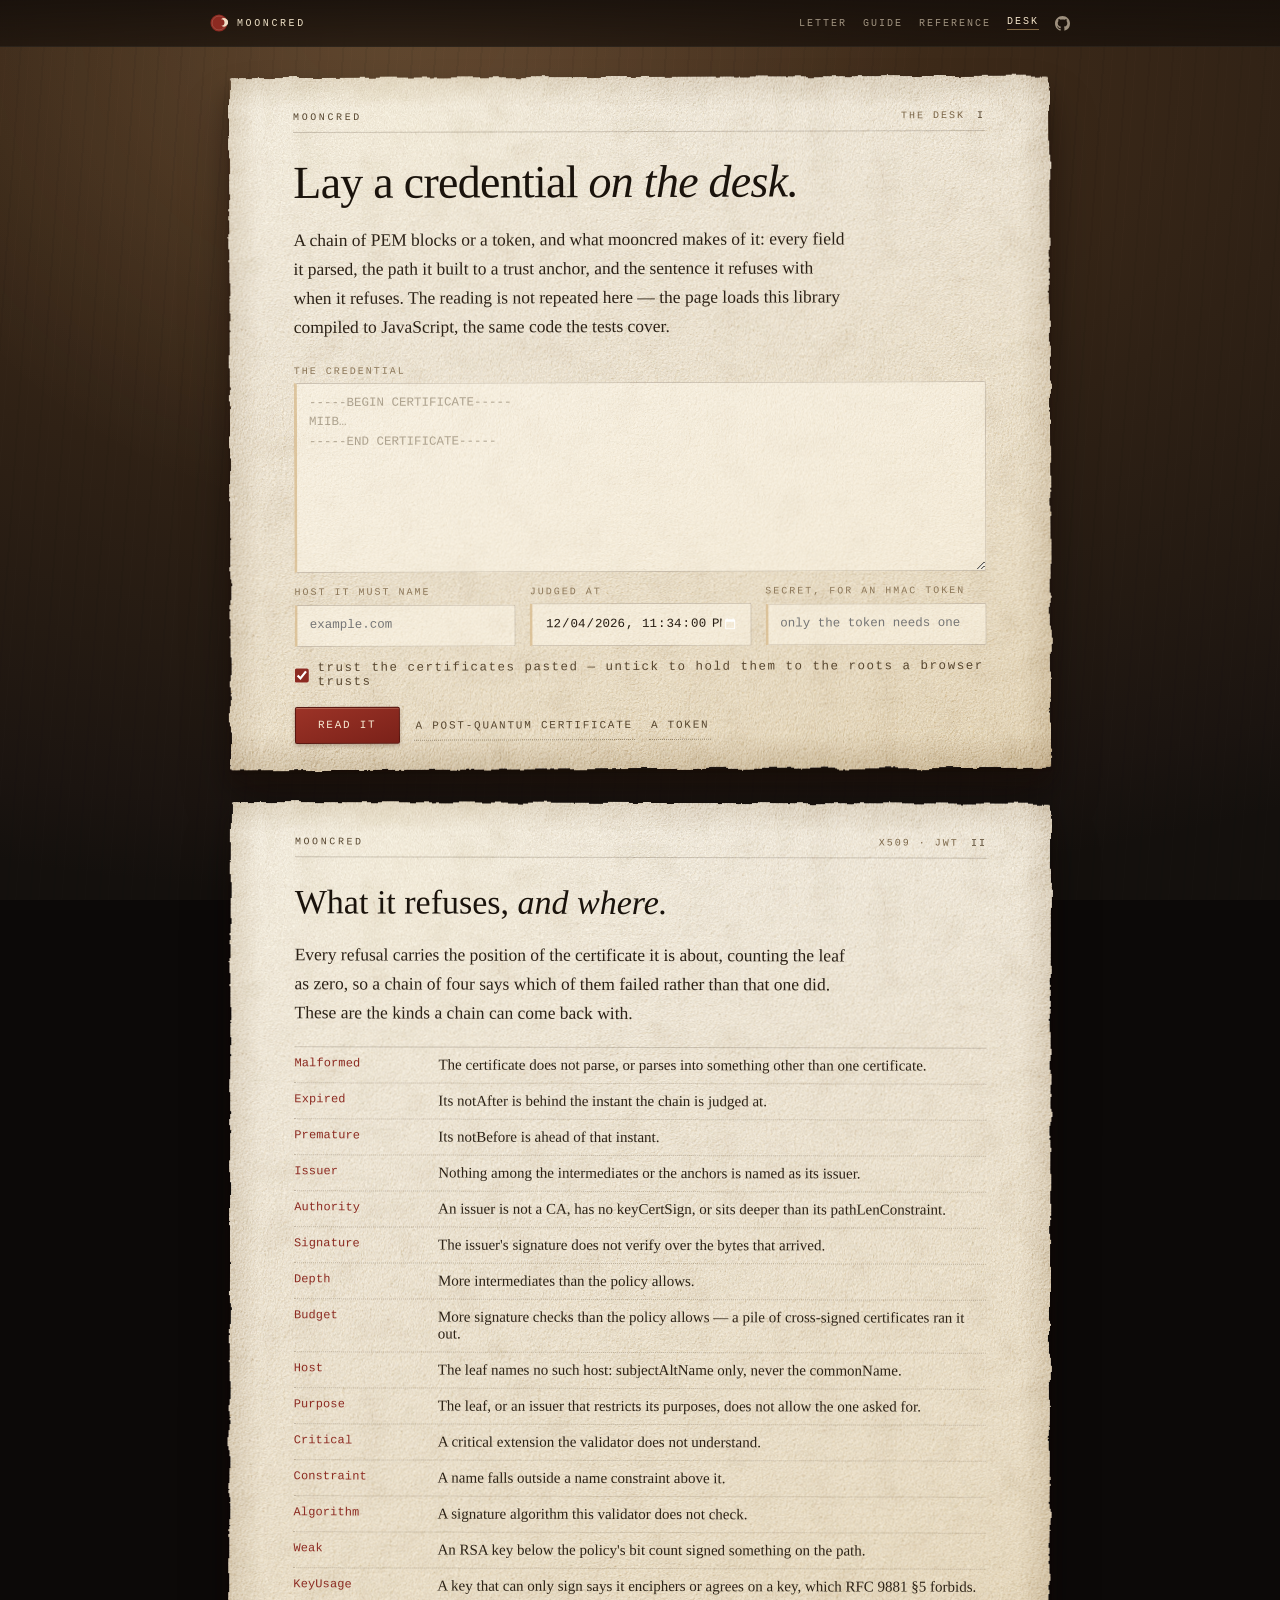
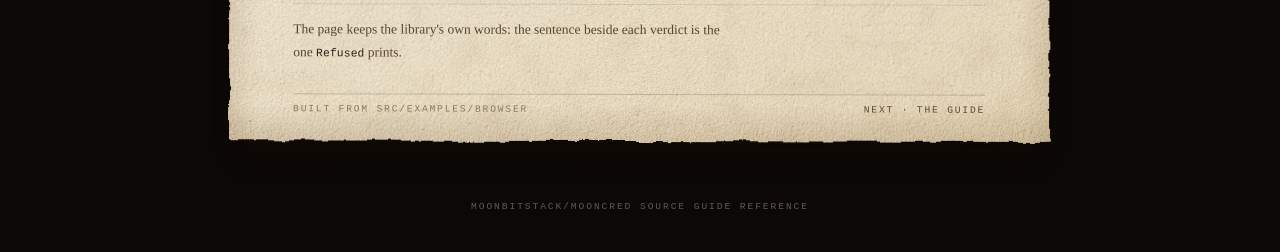
<file: docs/try.html>
<!DOCTYPE html>
<html lang="en">
<head>
<meta charset="utf-8">
<meta name="viewport" content="width=device-width, initial-scale=1, viewport-fit=cover">
<title>mooncred — the desk</title>
<meta name="description" content="Lay a certificate chain or a token on the desk: mooncred reads it, builds the path, checks the signature and says why it refused.">
<meta name="theme-color" content="#171110">
<link rel="icon" href="data:image/svg+xml,%3Csvg xmlns='http://www.w3.org/2000/svg' viewBox='0 0 32 32'%3E%3Ccircle cx='16' cy='16' r='14.2' fill='%238E2C21'/%3E%3Ccircle cx='16' cy='16' r='14.2' fill='none' stroke='%23541610' stroke-width='1.6' opacity='.7'/%3E%3Cpath d='M22 9.4A8.4 8.4 0 1 0 22 22.6 6.9 6.9 0 0 1 22 9.4Z' fill='%23F1E2C6'/%3E%3C/svg%3E">
<link rel="stylesheet" href="assets/letter.css">
<script type="module" src="assets/scrollbar.js"></script>
<style>
  /* The desk's own stationery: a slip of paper to write on, a brass-edged field, the wax of a
     verdict. Everything else is the letter's. */
  .desk-form { margin: 1.5em 0 0; display: grid; gap: 14px; }
  .fld { display: grid; gap: 6px; min-width: 0; }
  .fld .lbl,
  .chk span,
  .report .k {
    font-family: var(--mono);
    font-size: 10px;
    letter-spacing: .2em;
    text-transform: uppercase;
    color: var(--ink-faint);
  }
  textarea, input[type="text"], input[type="datetime-local"], input[type="password"] {
    width: 100%;
    min-width: 0;
    padding: 10px 12px;
    color: #241A10;
    font-family: var(--mono);
    font-size: 12.5px;
    line-height: 1.55;
    background: rgba(255, 250, 236, .5);
    border: 1px solid rgba(58, 42, 26, .22);
    border-left: 3px solid rgba(201, 164, 106, .55);
    border-radius: 0 2px 2px 0;
    outline: none;
    transition: border-color .18s ease, background .18s ease;
  }
  textarea { min-height: 190px; resize: vertical; white-space: pre-wrap; overflow-wrap: anywhere; }
  textarea:focus, input:focus { border-color: rgba(140, 42, 33, .55); background: rgba(255, 250, 236, .78); }
  textarea::placeholder { color: rgba(87, 70, 47, .45); }
  .row { display: grid; grid-template-columns: minmax(0, 1fr) minmax(0, 1fr) minmax(0, 1fr); gap: 14px; }
  .chk { display: flex; align-items: center; gap: 9px; cursor: pointer; }
  .chk input { width: 15px; height: 15px; accent-color: var(--wax); margin: 0; }
  .chk span { letter-spacing: .12em; text-transform: none; font-size: 12.5px; color: var(--ink-soft); }
  .acts { display: flex; flex-wrap: wrap; align-items: center; gap: 10px 14px; margin-top: 4px; }
  button { font-family: var(--mono); font-size: 11px; letter-spacing: .16em; text-transform: uppercase; cursor: pointer; }
  .seal {
    padding: 11px 22px 12px;
    color: #F6E9D2;
    background: linear-gradient(160deg, #9C3327, #7A2119);
    border: 1px solid rgba(84, 22, 16, .9);
    border-radius: 2px;
    box-shadow: 0 1px 0 rgba(255, 226, 190, .28) inset, 0 2px 4px rgba(60, 20, 12, .28);
  }
  .seal:hover { background: linear-gradient(160deg, #A63A2D, #831F17); }
  .seal:active { transform: translateY(1px); }
  .ghost {
    padding: 9px 2px 8px;
    color: var(--ink-soft);
    background: none;
    border: 0;
    border-bottom: 1px dotted rgba(87, 70, 47, .5);
  }
  .ghost:hover { color: var(--wax); }

  .report { margin-top: 22px; }
  .report:empty { display: none; }
  .verdict {
    margin: 0 0 16px;
    padding: 12px 14px 12px 14px;
    border: 1px solid rgba(58, 42, 26, .18);
    border-left: 3px solid rgba(87, 70, 47, .5);
    border-radius: 0 2px 2px 0;
    background: rgba(255, 250, 236, .4);
  }
  .verdict.ok { border-left-color: #2F5D3A; background: rgba(47, 93, 58, .07); }
  .verdict.no { border-left-color: var(--wax); background: rgba(140, 42, 33, .06); }
  .verdict p { margin: 0; font-size: 15.5px; }
  .verdict .code {
    display: inline-block;
    margin-top: 7px;
    padding: 2px 7px 3px;
    font-family: var(--mono);
    font-size: 10px;
    letter-spacing: .14em;
    text-transform: uppercase;
    color: #F6E9D2;
    background: rgba(87, 70, 47, .82);
    border-radius: 2px;
  }
  .verdict.no .code { background: rgba(140, 42, 33, .9); }
  .verdict.ok .code { background: rgba(47, 93, 58, .9); }

  .cards { display: grid; gap: 12px; }
  .card {
    padding: 12px 14px;
    border: 1px solid rgba(58, 42, 26, .16);
    border-top: 1px dashed rgba(58, 42, 26, .3);
    background: rgba(255, 250, 236, .34);
  }
  .card h3 { margin: 0 0 8px; font-size: 15px; font-weight: 400; letter-spacing: .01em; }
  .card h3 .i { font-family: var(--mono); font-size: 10.5px; letter-spacing: .16em; color: var(--ink-faint); margin-right: 8px; }
  .kv { display: grid; grid-template-columns: 104px minmax(0, 1fr); gap: 3px 12px; margin: 0; }
  .kv dt { font-family: var(--mono); font-size: 10px; letter-spacing: .16em; text-transform: uppercase; color: var(--ink-faint); padding-top: 3px; }
  .kv dd { margin: 0; font-family: var(--mono); font-size: 12.5px; color: #2B2115; overflow-wrap: anywhere; }
  .tag-ca { color: var(--wax); }
  .hint { font-size: 13.5px; color: var(--ink-soft); margin: 14px 0 0; }

  .why { display: grid; margin: 1.2em 0 0; border-top: 1px solid var(--rule); }
  .why div { display: grid; grid-template-columns: 130px minmax(0, 1fr); gap: 14px; padding: 9px 0; border-bottom: 1px dotted rgba(87, 70, 47, .28); }
  .why code { font-size: 12px; color: var(--wax); }
  .why span { font-size: 15px; color: #2B2115; }

  @supports selector(::-webkit-scrollbar) {
    textarea::-webkit-scrollbar { width: 8px; height: 8px; }
    textarea::-webkit-scrollbar-track { background: transparent; }
    textarea::-webkit-scrollbar-thumb { border-radius: 99px; background: rgba(87, 70, 47, .18); }
    textarea:hover::-webkit-scrollbar-thumb { background: rgba(87, 70, 47, .42); }
  }
  @supports not selector(::-webkit-scrollbar) {
    textarea { scrollbar-width: thin; scrollbar-color: rgba(87, 70, 47, .3) transparent; }
  }

  @media (width <= 720px) {
    .row { grid-template-columns: minmax(0, 1fr); }
    .why div { grid-template-columns: minmax(0, 1fr); gap: 4px; }
  }
</style>
</head>
<body>
<svg class="defs" aria-hidden="true" focusable="false">
  <filter id="f-deckle" x="-2%" y="-2%" width="104%" height="104%">
    <feTurbulence type="fractalNoise" baseFrequency="0.04" numOctaves="4" seed="9" result="n"/>
    <feDisplacementMap in="SourceGraphic" in2="n" scale="7" xChannelSelector="R" yChannelSelector="G"/>
  </filter>
</svg>

<header class="bar">
  <a class="home" href="./">
    <svg viewBox="0 0 40 40" aria-hidden="true"><circle cx="20" cy="20" r="19" fill="#8C2A21"/><circle cx="20" cy="20" r="15.4" fill="none" stroke="#F0DCC8" stroke-opacity=".45" stroke-width=".9"/><path d="M24.4 11.6 a9.4 9.4 0 1 1 .9 14.6 a7.2 7.2 0 0 0 -.9-14.6" fill="#EFDCC4"/></svg>
    <span>mooncred</span>
  </a>
  <nav aria-label="Site">
    <a href="./">letter</a>
    <a href="guide.html">guide</a>
    <a href="api.html">reference</a>
    <a href="try.html" aria-current="page">desk</a>
    <a class="gh" href="https://github.com/moonbitstack/mooncred" aria-label="GitHub"><svg viewBox="0 0 16 16" aria-hidden="true"><path d="M8 0C3.58 0 0 3.58 0 8c0 3.54 2.29 6.53 5.47 7.59.4.07.55-.17.55-.38 0-.19-.01-.82-.01-1.49-2.01.37-2.53-.49-2.69-.94-.09-.23-.48-.94-.82-1.13-.28-.15-.68-.52-.01-.53.63-.01 1.08.58 1.23.82.72 1.21 1.87.87 2.33.66.07-.52.28-.87.51-1.07-1.78-.2-3.64-.89-3.64-3.95 0-.87.31-1.59.82-2.15-.08-.2-.36-1.02.08-2.12 0 0 .67-.21 2.2.82.64-.18 1.32-.27 2-.27.68 0 1.36.09 2 .27 1.53-1.04 2.2-.82 2.2-.82.44 1.1.16 1.92.08 2.12.51.56.82 1.27.82 2.15 0 3.07-1.87 3.75-3.65 3.95.29.25.54.73.54 1.48 0 1.07-.01 1.93-.01 2.2 0 .21.15.46.55.38A8.013 8.013 0 0016 8c0-4.42-3.58-8-8-8z"/></svg></a>
  </nav>
</header>

<main class="stack">

  <article class="sheet" id="desk">
    <header class="lh"><span class="name">Mooncred</span><span class="spacer"></span><span>the desk</span><span class="folio">i</span></header>
    <h1>Lay a credential <em>on the desk.</em></h1>
    <p>A chain of PEM blocks or a token, and what mooncred makes of it: every field it parsed, the path it built to a trust anchor, and the sentence it refuses with when it refuses. The reading is not repeated here — the page loads this library compiled to JavaScript, the same code the tests cover.</p>

    <form class="desk-form" id="form">
      <label class="fld">
        <span class="lbl">the credential</span>
        <textarea id="cred" spellcheck="false" autocapitalize="off" autocomplete="off" placeholder="-----BEGIN CERTIFICATE-----&#10;MIIB…&#10;-----END CERTIFICATE-----"></textarea>
      </label>
      <div class="row">
        <label class="fld">
          <span class="lbl">host it must name</span>
          <input id="host" type="text" spellcheck="false" autocomplete="off" placeholder="example.com">
        </label>
        <label class="fld">
          <span class="lbl">judged at</span>
          <input id="when" type="datetime-local" step="1">
        </label>
        <label class="fld">
          <span class="lbl">secret, for an HMAC token</span>
          <input id="secret" type="password" spellcheck="false" autocomplete="off" placeholder="only the token needs one">
        </label>
      </div>
      <label class="chk"><input id="trust" type="checkbox" checked><span>trust the certificates pasted — untick to hold them to the roots a browser trusts</span></label>
      <div class="acts">
        <button class="seal" type="submit">read it</button>
        <button class="ghost" type="button" id="ex-cert">a post-quantum certificate</button>
        <button class="ghost" type="button" id="ex-token">a token</button>
        <span id="engine" class="hint" aria-live="polite"></span>
      </div>
    </form>

    <div class="report" id="report" aria-live="polite"></div>
  </article>

  <article class="sheet" id="refusals">
    <header class="lh"><span class="name">Mooncred</span><span class="spacer"></span><span>x509 · jwt</span><span class="folio">ii</span></header>
    <h2>What it refuses, <em>and where.</em></h2>
    <p>Every refusal carries the position of the certificate it is about, counting the leaf as zero, so a chain of four says which of them failed rather than that one did. These are the kinds a chain can come back with.</p>
    <div class="why">
      <div><code>Malformed</code><span>The certificate does not parse, or parses into something other than one certificate.</span></div>
      <div><code>Expired</code><span>Its notAfter is behind the instant the chain is judged at.</span></div>
      <div><code>Premature</code><span>Its notBefore is ahead of that instant.</span></div>
      <div><code>Issuer</code><span>Nothing among the intermediates or the anchors is named as its issuer.</span></div>
      <div><code>Authority</code><span>An issuer is not a CA, has no keyCertSign, or sits deeper than its pathLenConstraint.</span></div>
      <div><code>Signature</code><span>The issuer's signature does not verify over the bytes that arrived.</span></div>
      <div><code>Depth</code><span>More intermediates than the policy allows.</span></div>
      <div><code>Budget</code><span>More signature checks than the policy allows — a pile of cross-signed certificates ran it out.</span></div>
      <div><code>Host</code><span>The leaf names no such host: subjectAltName only, never the commonName.</span></div>
      <div><code>Purpose</code><span>The leaf, or an issuer that restricts its purposes, does not allow the one asked for.</span></div>
      <div><code>Critical</code><span>A critical extension the validator does not understand.</span></div>
      <div><code>Constraint</code><span>A name falls outside a name constraint above it.</span></div>
      <div><code>Algorithm</code><span>A signature algorithm this validator does not check.</span></div>
      <div><code>Weak</code><span>An RSA key below the policy's bit count signed something on the path.</span></div>
      <div><code>KeyUsage</code><span>A key that can only sign says it enciphers or agrees on a key, which RFC 9881 §5 forbids.</span></div>
    </div>
    <p class="hint">The page keeps the library's own words: the sentence beside each verdict is the one <code>Refused</code> prints.</p>
    <footer class="foot"><span>built from src/examples/browser</span><a class="next" href="guide.html">next · the guide</a></footer>
  </article>

</main>

<footer class="desk-foot">
  <span>moonbitstack/mooncred</span><span class="dot"></span>
  <a href="https://github.com/moonbitstack/mooncred">source</a><span class="dot"></span>
  <a href="guide.html">guide</a><span class="dot"></span>
  <a href="api.html">reference</a>
</footer>

<script type="module" src="assets/desk.js"></script>
</body>
</html>
</file>
<file: docs/assets/letter.css>
/* The guide and the reference: the letter's sheets, laid one under another on
   the same desk, read by scrolling. The opening page keeps its envelope. */

:root {
  --desk-0: #171110;
  --desk-1: #0c0908;
  --paper: #EADDC3;
  --paper-hi: #F8F0DE;
  --ink: #211910;
  --ink-soft: #57462F;
  --ink-faint: #8B7658;
  --rule: rgba(58, 42, 26, 0.20);
  --wax: #8C2A21;
  --brass: #C9A46A;
  --serif: ui-serif, "Iowan Old Style", "Palatino Linotype", Palatino, "Book Antiqua", Georgia, "Times New Roman", serif;
  --mono: ui-monospace, "SF Mono", SFMono-Regular, Menlo, Consolas, "Liberation Mono", monospace;
  color-scheme: dark;
}

*, *::before, *::after { box-sizing: border-box; }

html, button, input, textarea, select { font-variant-ligatures: no-contextual; }

html {
  background: var(--desk-1);
  scroll-padding-top: 72px;
}

body {
  margin: 0;
  min-height: 100vh;
  color: var(--paper);
  font-family: var(--serif);
  -webkit-font-smoothing: antialiased;
  text-rendering: optimizeLegibility;
  /* the same walnut board as the opening page, lit from the upper left */
  background:
    radial-gradient(60% 40% at 30% 0%, rgba(255, 206, 146, .14) 0%, transparent 70%),
    radial-gradient(130% 90% at 40% 10%, #4C3522 0%, #3D2A19 26%, #2F2115 50%, #241A12 72%, #1B1410 90%, #14100D 100%) fixed;
}
body::before {
  /* grain of the board: long, faint streaks */
  content: "";
  position: fixed;
  inset: 0;
  pointer-events: none;
  background: repeating-linear-gradient(94deg, rgba(0, 0, 0, .05) 0 2px, transparent 2px 9px, rgba(255, 220, 170, .025) 9px 10px, transparent 10px 23px);
  mix-blend-mode: overlay;
}

a { color: inherit; }

/* ------------------------------------------------------------- the desk bar */
.bar {
  position: sticky;
  top: 0;
  z-index: 10;
  display: flex;
  align-items: center;
  gap: 18px;
  padding: 14px max(16px, calc(50vw - 430px));
  font-family: var(--mono);
  font-size: 10px;
  letter-spacing: .2em;
  text-transform: uppercase;
  color: rgba(238, 221, 195, .62);
  background: linear-gradient(rgba(23, 16, 11, .92), rgba(23, 16, 11, .72));
  -webkit-backdrop-filter: blur(10px) saturate(1.1);
  backdrop-filter: blur(10px) saturate(1.1);
  border-bottom: 1px solid rgba(240, 222, 194, .08);
}
.bar a { text-decoration: none; transition: color .2s ease; }
.bar a:hover, .bar a[aria-current="page"] { color: #F3E4CA; }
.bar .home { display: flex; align-items: center; gap: 9px; letter-spacing: .26em; color: #EADDC3; }
.bar .home svg { width: 18px; height: 18px; flex: none; }
.bar nav { display: flex; align-items: center; gap: 16px; margin-left: auto; }
.bar nav a[aria-current="page"] { border-bottom: 1px solid rgba(201, 164, 106, .6); padding-bottom: 2px; }
.bar .gh { display: flex; }
.bar .gh svg { width: 15px; height: 15px; fill: currentColor; }

.defs { position: absolute; width: 0; height: 0; overflow: hidden; }

/* ---------------------------------------------------------------- the sheets */
.stack {
  display: grid;
  gap: 34px;
  justify-items: center;
  padding: 30px 16px 60px;
}

.sheet {
  position: relative;
  width: min(100%, 820px);
  min-width: 0;
  padding: 34px clamp(20px, 6vw, 64px) 26px;
  color: var(--ink);
  border-radius: 2px;
  box-shadow:
    0 2px 2px rgba(28, 14, 6, .30),
    0 14px 22px rgba(24, 12, 5, .34),
    0 34px 50px rgba(18, 9, 4, .30);
}
.sheet:nth-child(odd) { transform: rotate(-.18deg); }
.sheet:nth-child(even) { transform: rotate(.12deg); }
.sheet::before {
  /* The letter's own paper, as on the first page: the edge browned by age,
     fibre and flecks, the chain lines of laid paper and the uneven pulp, at
     the same strengths, torn at the edge by the same filter. */
  content: "";
  position: absolute;
  inset: 0;
  pointer-events: none;
  border-radius: inherit;
  background:
    linear-gradient(to right, rgba(110, 80, 40, .2), transparent 30px),
    linear-gradient(to left, rgba(110, 80, 40, .2), transparent 30px),
    linear-gradient(to bottom, rgba(110, 80, 40, .2), transparent 30px),
    linear-gradient(to top, rgba(110, 80, 40, .24), transparent 36px),
    url("data:image/svg+xml,%3Csvg xmlns='http://www.w3.org/2000/svg' width='512' height='512'%3E%3Cfilter id='f' x='0' y='0' width='100%25' height='100%25' color-interpolation-filters='sRGB'%3E%3CfeTurbulence type='fractalNoise' baseFrequency='0.5 0.035' numOctaves='2' seed='41' stitchTiles='stitch'/%3E%3CfeColorMatrix type='matrix' values='0 0 0 0 0.36 0 0 0 0 0.27 0 0 0 0 0.15 0.765 0.255 0.085 0 -0.7905'/%3E%3C/filter%3E%3Crect width='100%25' height='100%25' filter='url(%23f)'/%3E%3C/svg%3E"),
    url("data:image/svg+xml,%3Csvg xmlns='http://www.w3.org/2000/svg' width='256' height='256'%3E%3Cfilter id='f' x='0' y='0' width='100%25' height='100%25' color-interpolation-filters='sRGB'%3E%3CfeTurbulence type='fractalNoise' baseFrequency='0.88' numOctaves='4' seed='31' stitchTiles='stitch'/%3E%3CfeColorMatrix type='matrix' values='0 0 0 0 0.22 0 0 0 0 0.15 0 0 0 0 0.08 0.2728 0.132 0.0352 0 -0.132'/%3E%3C/filter%3E%3Crect width='100%25' height='100%25' filter='url(%23f)'/%3E%3C/svg%3E"),
    url("data:image/svg+xml,%3Csvg xmlns='http://www.w3.org/2000/svg' width='512' height='512'%3E%3Cfilter id='f' x='0' y='0' width='100%25' height='100%25' color-interpolation-filters='sRGB'%3E%3CfeTurbulence type='fractalNoise' baseFrequency='0.0035 0.62' numOctaves='3' seed='3' stitchTiles='stitch'/%3E%3CfeColorMatrix type='matrix' values='0 0 0 0 0.4 0 0 0 0 0.31 0 0 0 0 0.17 0.24 0.06 0.03 0 -0.198'/%3E%3C/filter%3E%3Crect width='100%25' height='100%25' filter='url(%23f)'/%3E%3C/svg%3E"),
    url("data:image/svg+xml,%3Csvg xmlns='http://www.w3.org/2000/svg' width='512' height='512'%3E%3Cfilter id='f' x='0' y='0' width='100%25' height='100%25' color-interpolation-filters='sRGB'%3E%3CfeTurbulence type='fractalNoise' baseFrequency='0.032' numOctaves='3' seed='6' stitchTiles='stitch'/%3E%3CfeColorMatrix type='matrix' values='0 0 0 0 0.52 0 0 0 0 0.4 0 0 0 0 0.22 0.198 0.066 0.022 0 -0.1364'/%3E%3C/filter%3E%3Crect width='100%25' height='100%25' filter='url(%23f)'/%3E%3C/svg%3E"),
    linear-gradient(162deg, #FBF4E4 0%, #F3E7CF 40%, #EFE0C2 76%, #E7D5B2 100%);
  filter: url(#f-deckle);
}
.sheet::after {
  /* the tooth lit from the upper left, and the lamp falling across the sheet */
  content: "";
  position: absolute;
  inset: 0;
  pointer-events: none;
  border-radius: inherit;
  background:
    radial-gradient(54% 44% at 20% 6%, rgba(255, 236, 196, .75) 0%, rgba(255, 228, 180, .22) 34%, transparent 66%),
    linear-gradient(158deg, rgba(255, 240, 210, .18) 0%, transparent 42%, rgba(112, 80, 40, .16) 100%),
    url("data:image/svg+xml,%3Csvg xmlns='http://www.w3.org/2000/svg' width='256' height='256'%3E%3Cfilter id='f' x='0' y='0' width='100%25' height='100%25' color-interpolation-filters='sRGB'%3E%3CfeTurbulence type='fractalNoise' baseFrequency='0.9 1.1' numOctaves='3' seed='23' result='b' stitchTiles='stitch'/%3E%3CfeDiffuseLighting in='b' surfaceScale='2' diffuseConstant='1.06' lighting-color='%23FFFFFF'%3E%3CfeDistantLight azimuth='228' elevation='52'/%3E%3C/feDiffuseLighting%3E%3C/filter%3E%3Crect width='100%25' height='100%25' filter='url(%23f)'/%3E%3C/svg%3E");
  opacity: .9;
  mix-blend-mode: soft-light;
  filter: url(#f-deckle);
}
.sheet > * { position: relative; z-index: 1; }

.lh {
  display: flex;
  align-items: baseline;
  gap: 12px;
  margin-bottom: 26px;
  padding-bottom: 9px;
  font-family: var(--mono);
  font-size: 10px;
  letter-spacing: .2em;
  text-transform: uppercase;
  color: #7A6547;
  border-bottom: 1px solid var(--rule);
}
.lh .mark { width: 19px; height: 19px; flex: none; transform: translateY(4px); }
.lh .name { letter-spacing: .26em; color: var(--ink-soft); }
.lh .spacer { flex: 1; }
.lh .folio { color: var(--ink-soft); }

.foot {
  display: flex;
  align-items: baseline;
  flex-wrap: wrap;
  gap: 8px 16px;
  margin-top: 30px;
  padding-top: 9px;
  font-family: var(--mono);
  font-size: 9.6px;
  letter-spacing: .19em;
  text-transform: uppercase;
  color: var(--ink-faint);
  border-top: 1px solid var(--rule);
}
.foot .dot { width: 3px; height: 3px; border-radius: 50%; background: rgba(90, 72, 48, .45); align-self: center; }
.foot a { text-decoration: none; }
.foot a:hover { color: var(--wax); }
.foot .next { margin-left: auto; color: var(--ink-soft); }

h1, h2, h3 { font-weight: 500; color: #1A130C; }
h1 { font-size: clamp(30px, 6vw, 46px); line-height: 1.06; letter-spacing: -.016em; margin: 0 0 18px; }
h1 em { font-style: italic; }
h2 { font-size: clamp(24px, 4.6vw, 34px); line-height: 1.12; margin: 0 0 .55em; }
h3 { font-size: 19px; margin: 1.7em 0 .5em; }
h2 + h3 { margin-top: .4em; }
p, li { font-size: 17.5px; line-height: 1.66; color: #2B2116; }
p { margin: 0 0 .9em; max-width: 64ch; }
ul, ol { margin: 0 0 1em; padding-left: 1.3em; max-width: 64ch; }
.small { font-size: 14.5px; color: var(--ink-soft); }

code {
  font-family: var(--mono);
  font-size: .84em;
  letter-spacing: .01em;
  color: #2A2016;
  white-space: pre-wrap;
  overflow-wrap: anywhere;
}
a code { color: inherit; }
p a, li a { color: var(--wax); text-decoration-thickness: 1px; text-underline-offset: 3px; }

/* a listing is typed on the sheet; what it prints is the carbon underneath */
pre {
  margin: 0;
  min-width: 0;
  overflow-x: auto;
  font-family: var(--mono);
  font-size: 13.5px;
  line-height: 1.62;
  tab-size: 2;
}
pre code { font-size: inherit; white-space: pre; overflow-wrap: normal; }
.listing {
  margin: 1.2em 0 0;
  padding: 16px 18px;
  color: #241A10;
  background: rgba(255, 250, 236, .42);
  border: 1px solid rgba(58, 42, 26, .16);
  border-left: 3px solid rgba(140, 42, 33, .5);
}
.listing .c { color: #8B7658; font-style: italic; }
.out {
  position: relative;
  margin: 10px 0 1.4em;
  padding: 12px 18px 13px;
  font-size: 12.5px;
  color: #3A2D1E;
  background: rgba(70, 52, 32, .07);
  border: 1px solid rgba(58, 42, 26, .16);
  border-top: 1px dashed rgba(58, 42, 26, .32);
  white-space: pre-wrap;
  overflow-wrap: anywhere;
}
.out::before {
  content: "prints";
  position: absolute;
  top: -8px;
  right: 12px;
  padding: 0 6px;
  font-size: 8.5px;
  letter-spacing: .24em;
  text-transform: uppercase;
  color: var(--ink-faint);
  background: #E9DCC2;
}

.band {
  display: flex;
  align-items: center;
  flex-wrap: wrap;
  gap: 7px 14px;
  margin: 1.4em 0;
  padding: .9em 0;
  border-top: 1px solid rgba(58, 42, 26, .3);
  border-bottom: 1px solid rgba(58, 42, 26, .3);
}
.band code { font-size: 14.5px; }
.band .prompt { color: var(--wax); user-select: none; }

/* the index on the first sheet */
.idx { display: grid; margin: 1.4em 0 .4em; border-top: 1px solid var(--rule); }
.idx a {
  display: grid;
  grid-template-columns: 2.6em minmax(0, 1fr) auto;
  gap: 12px;
  align-items: baseline;
  padding: 7px 0;
  text-decoration: none;
  border-bottom: 1px solid var(--rule);
}
.idx a:hover .t { color: var(--wax); }
.idx .n { font-family: var(--mono); font-size: 11px; letter-spacing: .14em; color: var(--ink-faint); }
.idx .t { font-size: 17px; color: #241A10; }
.idx .d { font-family: var(--mono); font-size: 10.5px; letter-spacing: .08em; color: var(--ink-faint); text-align: right; }

/* the three layers, written as a sum */
.layers {
  display: flex;
  flex-wrap: wrap;
  align-items: baseline;
  gap: 6px 14px;
  margin: 1em 0 1.2em;
  font-family: var(--mono);
  font-size: 13px;
  color: #2A2016;
}
.layers i { font-style: normal; color: var(--wax); }

.desk-foot {
  padding: 0 16px 40px;
  text-align: center;
  font-family: var(--mono);
  font-size: 9.6px;
  letter-spacing: .2em;
  text-transform: uppercase;
  color: rgba(238, 221, 195, .4);
}
.desk-foot a { text-decoration: none; }
.desk-foot a:hover { color: #F3E4CA; }

/* ---------------------------------------------------------- the reference */
.pkgs { display: grid; margin: 1.2em 0 0; border-top: 1px solid var(--rule); }
.pkgs a {
  display: grid;
  grid-template-columns: 6.2em minmax(0, 1fr) auto;
  gap: 14px;
  align-items: baseline;
  padding: 8px 0;
  text-decoration: none;
  border-bottom: 1px solid var(--rule);
}
.pkgs a:hover .pkg { color: var(--wax); }
.pkgs .pkg { font-family: var(--mono); font-size: 14px; color: #241A10; }
.pkgs .what { font-size: 15.5px; color: #4C3D2C; line-height: 1.4; }
.pkgs .count { font-family: var(--mono); font-size: 10.5px; letter-spacing: .1em; color: var(--ink-faint); white-space: nowrap; }

.spec { font-family: var(--mono); font-size: 11.5px; letter-spacing: .04em; color: var(--ink-faint); margin: -.2em 0 1.1em; max-width: none; }
.spec a { color: inherit; }
.toc {
  display: flex;
  flex-wrap: wrap;
  gap: 4px 12px;
  margin: 0 0 1.4em;
  font-family: var(--mono);
  font-size: 12px;
}
.toc a { color: var(--ink-soft); text-decoration: none; border-bottom: 1px dotted rgba(87, 70, 47, .4); }
.toc a:hover { color: var(--wax); }

.item {
  padding: 14px 0 12px;
  border-top: 1px solid var(--rule);
  min-width: 0;
}
.item .name {
  display: flex;
  align-items: baseline;
  gap: 10px;
  font-family: var(--mono);
  font-size: 14.5px;
  color: #1E160D;
  overflow-wrap: anywhere;
}
.item .kind {
  flex: none;
  min-width: 3.4em;
  font-size: 9.5px;
  letter-spacing: .2em;
  text-transform: uppercase;
  color: var(--wax);
}
.item .dim { color: var(--ink-faint); }
.item .sig {
  margin: 8px 0 6px;
  padding: 9px 12px;
  font-size: 12.5px;
  color: #2A2016;
  background: rgba(255, 250, 236, .38);
  border: 1px solid rgba(58, 42, 26, .13);
}
.item p { font-size: 15.5px; margin: .4em 0 0; }
.item .impls { font-family: var(--mono); font-size: 11.5px; color: var(--ink-faint); margin-top: 6px; }
.item:target { background: linear-gradient(90deg, rgba(201, 164, 106, .16), transparent 70%); }

/* ------------------------------------------------------------- scroll bars */
/* The page bar is the desk's: dark, thin, shown while the page moves or under
   the pointer, hidden a moment after, its place kept. Boxes on the paper get
   a pencil-coloured one. */
@supports selector(::-webkit-scrollbar) {
  html::-webkit-scrollbar { width: 10px; }
  html::-webkit-scrollbar-track { background: transparent; }
  html::-webkit-scrollbar-thumb {
    border: 3px solid transparent;
    border-radius: 99px;
    background: rgba(238, 221, 195, .3) padding-box;
  }
  html::-webkit-scrollbar-thumb:hover { background: rgba(238, 221, 195, .5) padding-box; }
  html:not(.scrolling)::-webkit-scrollbar-thumb { background: transparent; border-color: transparent; }
  pre::-webkit-scrollbar { height: 6px; }
  pre::-webkit-scrollbar-track { background: transparent; }
  pre::-webkit-scrollbar-thumb { border-radius: 99px; background: rgba(87, 70, 47, .16); }
  pre:hover::-webkit-scrollbar-thumb { background: rgba(87, 70, 47, .45); }
}
@supports not selector(::-webkit-scrollbar) {
  html { scrollbar-width: thin; scrollbar-color: rgba(238, 221, 195, .3) transparent; }
  html:not(.scrolling) { scrollbar-color: transparent transparent; }
  pre { scrollbar-width: thin; scrollbar-color: rgba(87, 70, 47, .3) transparent; }
}

@media (width <= 600px) {
  .bar { gap: 12px; padding-block: 12px; }
  .bar nav { gap: 12px; }
  .bar .home span { display: none; }
  .sheet, .sheet:nth-child(odd), .sheet:nth-child(even) { transform: none; padding: 24px 18px 20px; }
  p, li { font-size: 16.5px; }
  pre { font-size: 12.5px; }
  .listing, .out { padding-inline: 12px; }
  .pkgs a { grid-template-columns: minmax(0, 1fr) auto; }
  .pkgs .what { grid-column: 1 / -1; grid-row: 2; }
  .idx .d { display: none; }
}

@media (prefers-reduced-motion: reduce) {
  * { transition: none !important; }
}
</file>
